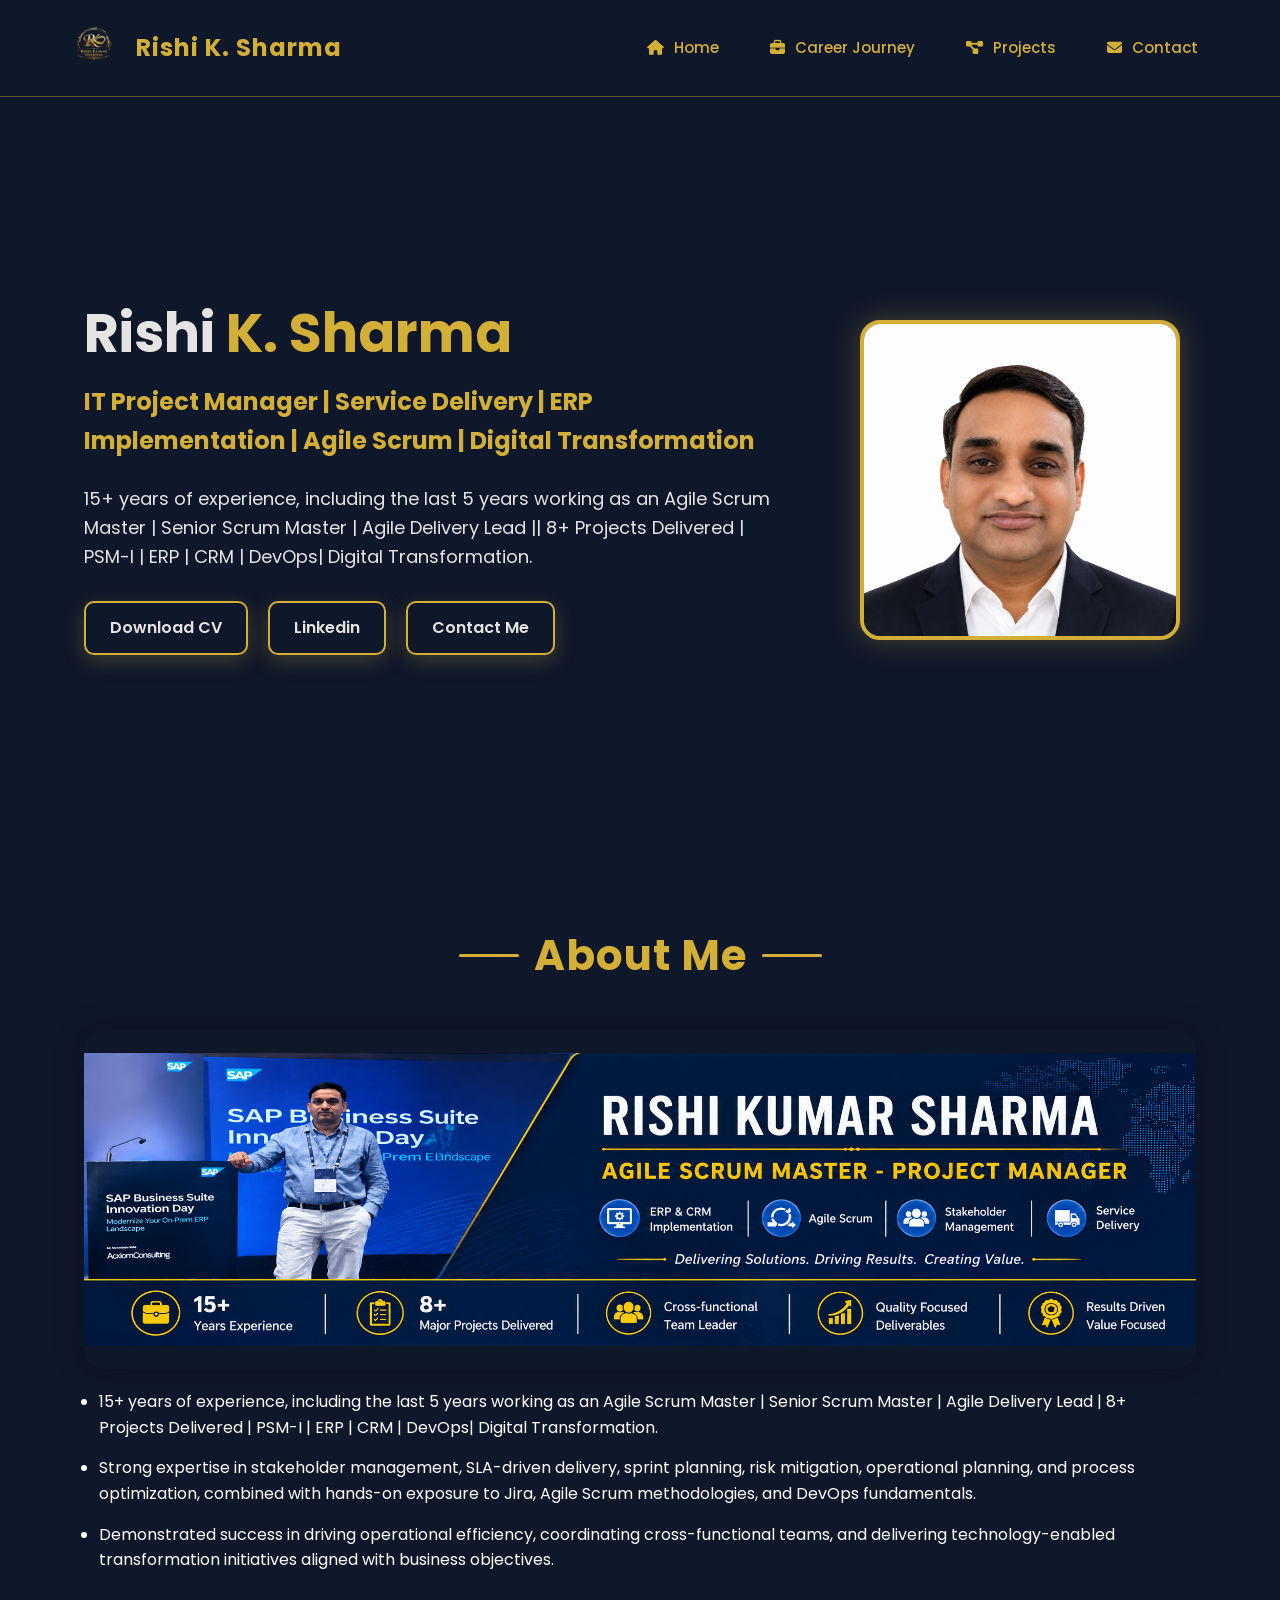
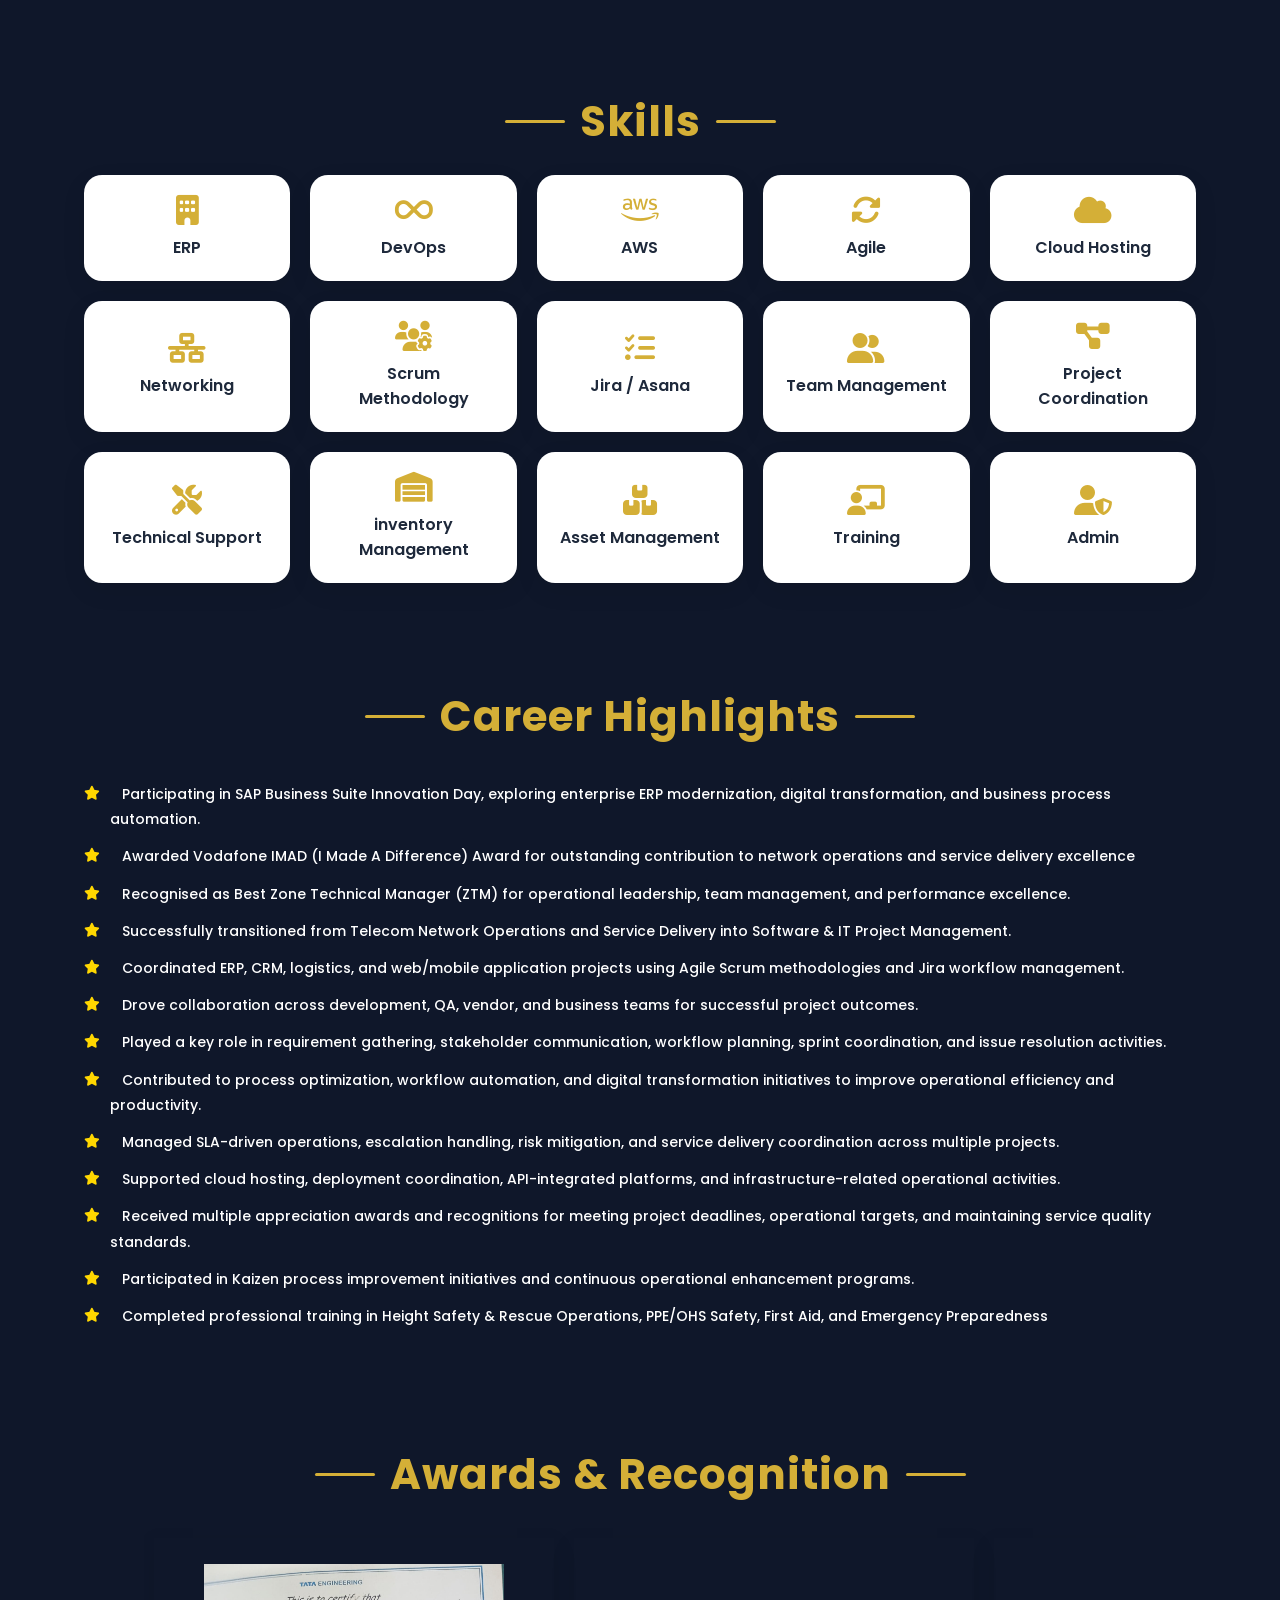
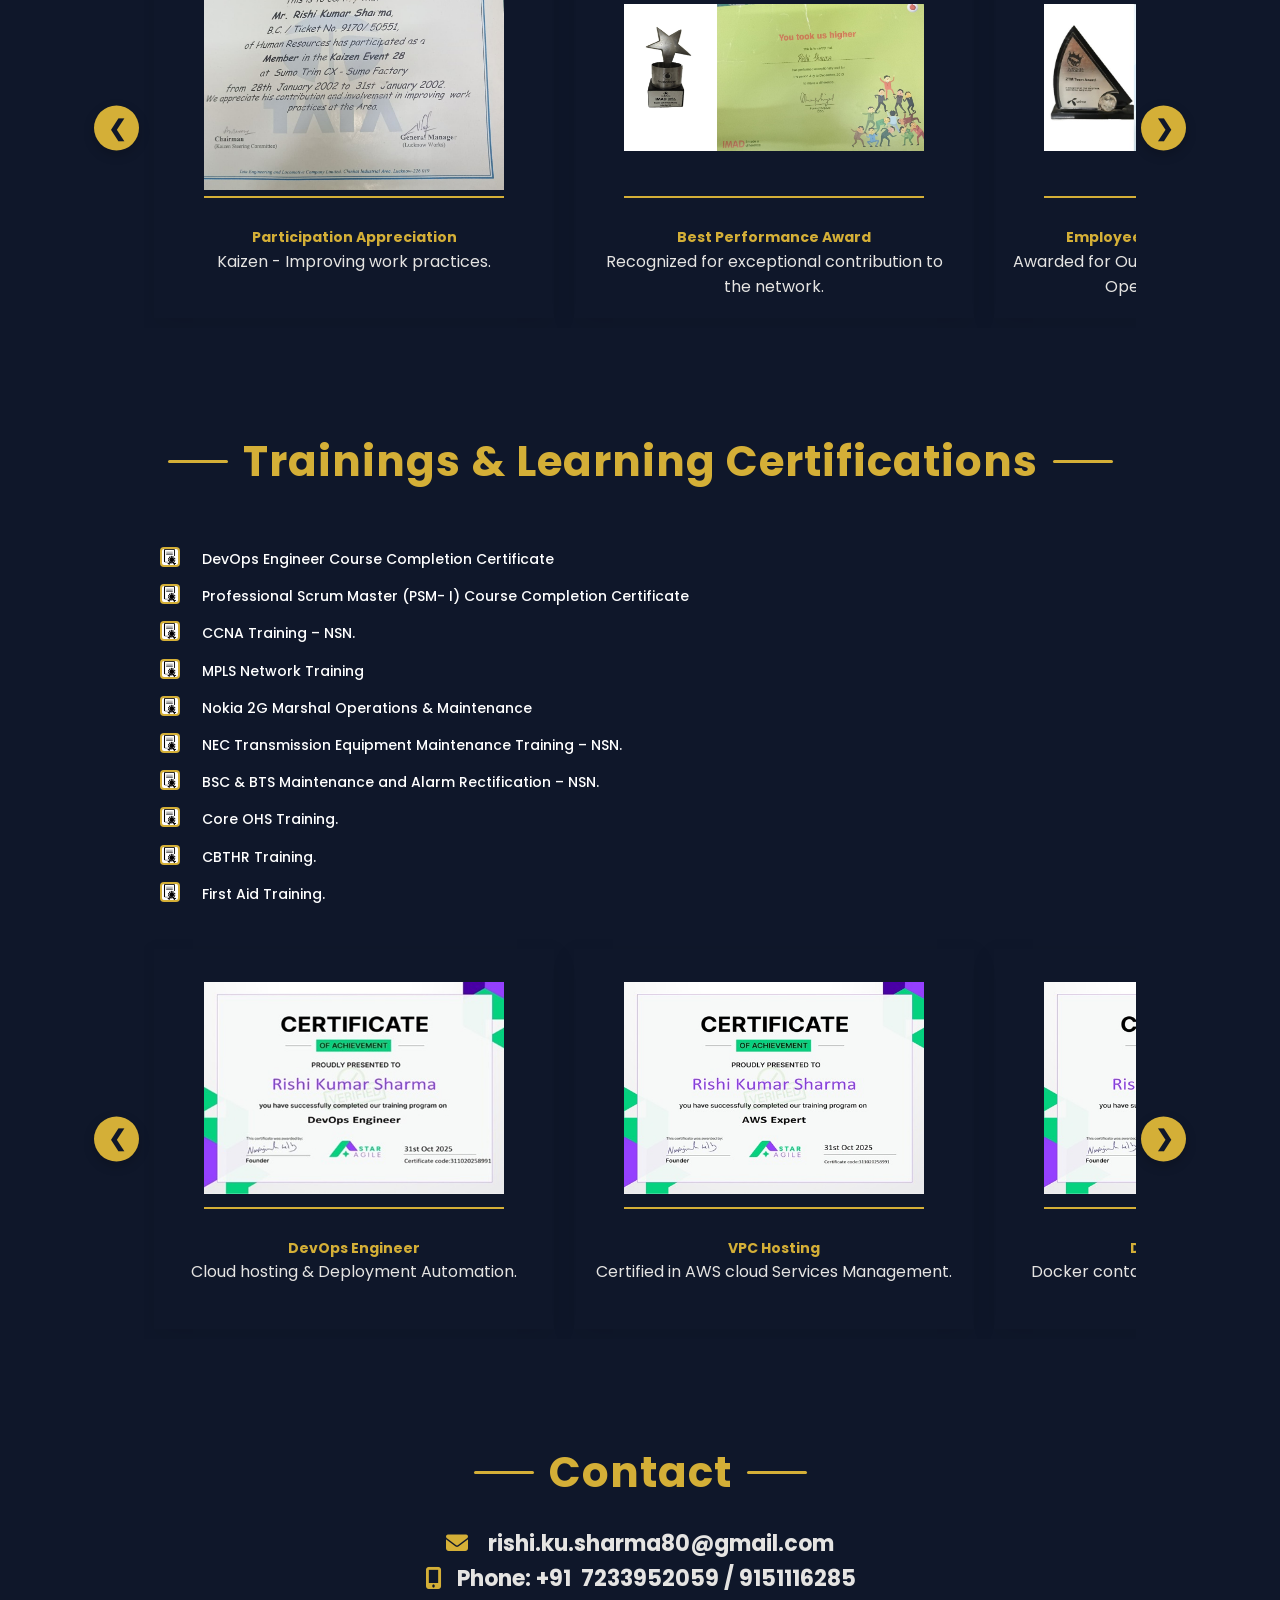
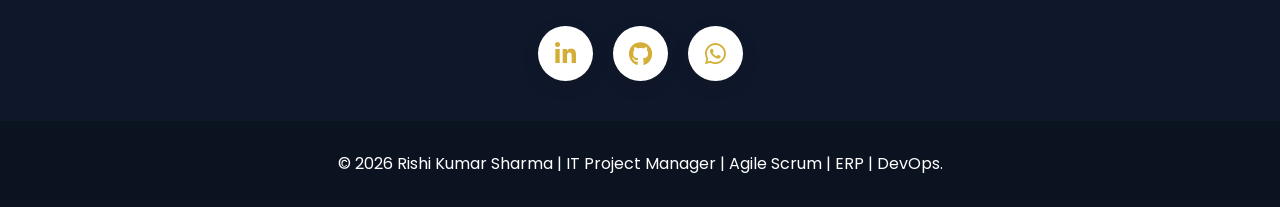
<file: index.html>
<!DOCTYPE html>
<html lang="en">

<head>


  <meta charset="UTF-8">
  <meta name="viewport" content="width=device-width, initial-scale=1.0">

  <title>IT Project Manager | Service Delivery | ERP Implementation | Agile Scrum | Digital Transformation</title>

   <!-- Website Logo (Favicon) -->
 <link rel="icon" type="image/png" sizes="32x32" href="images/RKS_Logo_2.png">
<link rel="shortcut icon" href="images/RKS_Logo.png">
<link rel="apple-touch-icon" href="images/RKS_Logo.png">

        <!-- Canonical URL -->
  <link rel="canonical"
        href="https://rishi-kumar-sharma.vercel.app/index.html">
    <link rel="canonical"
      href="https://rishi-kumar-sharma.vercel.app/career.html">
    <link rel="canonical"
      href="https://rishi-kumar-sharma.vercel.app/project.html">    
        


  <meta name="description"
content="Professional portfolio of Rishi Kumar Sharma, IT Project Manager, Service Delivery,  ERP Implementation,  Agile Scrum , Digital Transformation.">

<meta name="keywords"
content="Rishi Kumar Sharma, IT Project Manager, Agile Scrum, ERP, CRM, DevOps, AWS, Jira, Telecom, Portfolio">

<meta name="author"
content="Rishi Kumar Sharma">

<meta name="robots"
content="index,follow">

  <!-- CSS -->
  <link rel="stylesheet" href="style1.css">
 

  <!-- Google Font -->
  <link href="https://fonts.googleapis.com/css2?family=Poppins:wght@300;400;600;700&display=swap" rel="stylesheet">

  <!-- Font Awesome Icons -->
  <link rel="stylesheet"
    href="https://cdnjs.cloudflare.com/ajax/libs/font-awesome/6.5.1/css/all.min.css">


    <meta property="og:title"
content="Rishi Kumar Sharma | IT Project Manager">

<meta property="og:description"
content="Agile Scrum | ERP | CRM | DevOps | Digital Transformation">

<meta property="og:image"
content="images/myphoto.jpeg">

<meta property="og:type"
content="website">


</head>


<body>

  <header class="navbar">

  <div class="logo">
    <img src="images/RKS_Logo_2.png" alt="RKS Logo">
    <span>Rishi K. Sharma</span>
</div>

  <!-- <div class="logo">

    <a href="images/RKS_Logo.png">
</a>
    Rishi Kumar Sharma
  </div> -->

  <nav>
    <a href="index.html">
      <i class="fas fa-home"></i> Home
    </a>

    <a href="career.html">
      <i class="fas fa-briefcase"></i> Career Journey
    </a>

    <a href="projects.html">
      <i class="fas fa-diagram-project"></i> Projects
    </a>

    <a href="index.html#contact">
      <i class="fas fa-envelope"></i> Contact
    </a>
  </nav>

</header>


  <!-- HEADER -->

<header class="hero-header">

  <div class="container hero">

    <div class="hero-text">

      <h1>Rishi <span>K. Sharma</span></h1>

      <h2>IT Project Manager | Service Delivery | ERP Implementation | Agile Scrum | Digital Transformation</h2>
         
      <p>15+ years of experience, including the last 5 years working as an Agile Scrum Master | Senior Scrum Master |
Agile Delivery Lead || 8+ Projects Delivered | PSM-I | ERP | CRM | DevOps| Digital Transformation.</p>

      <div class="buttons">
        <a href="CV_Rishi_K_Sharma.pdf" download title="Download Rishi K. Sharma Resume"class="btn btn-outline"> 
         Download CV
        </a>
        
<!-- LINKEDIN -->

  <a href="https://www.linkedin.com/in/rishi-k-sharma-6b786911"
     class="btn btn-outline"
     target="_blank">

    Linkedin

  </a>
        <a href="#contact" class="btn btn-outline">
          Contact Me
        </a>
      </div>

    </div>

    


       <div class="hero-image">

  <div class="slider">

    <img src="images/profile_image.png" class="slide active" alt="Rishi K. Sharma IT Project Manager">
    <!-- <img src="images/myphoto1.jpeg" class="slide">
    <img src="images/myphoto2.jpg" class="slide">
    <img src="images/myphoto3.jpeg" class="slide">
    <img src="images/myphoto4.jpg" class="slide"> -->

  </div>

     </div>
  </div>

</header>

<!-- <section class="section">
      <div class="container">

        <p class="about-text"></p> 20+ Years Experience |
50+ Projects Delivered |
3 Major Telecom Operators |
PSM-I |
ERP | CRM | Digital Transformation</p>

      </div>

</section> -->

</section>

  <!-- ABOUT -->
  <section class="section">

    <div class="container">

      <h2 class="section-title">About Me</h2>
      
      <section class="profile-banner">
    <img src="images/banner image_6.png" alt="Rishi Kumar Sharma Banner">
</section>
      


     <ul>

      <!-- <li class="about-text"> 20+ Years Experience |
10+ Projects Delivered |
3 Major Telecom Operators |
PSM-I |
ERP | CRM | Digital Transformation</li> -->
      <li class="about-text">
        15+ years of experience, including the last 5 years working as an Agile Scrum Master | Senior Scrum Master |
Agile Delivery Lead | 8+ Projects Delivered | PSM-I | ERP | CRM | DevOps| Digital Transformation.
      </li>
     
      
         <li class="about-text">
          Strong expertise in stakeholder management, SLA-driven delivery, sprint planning, risk mitigation, operational
planning, and process optimization, combined with hands-on exposure to Jira, Agile Scrum methodologies, and
DevOps fundamentals.</li>
      

          <li class="about-text"> 
          Demonstrated success in driving operational efficiency, coordinating cross-functional teams, and delivering
technology-enabled transformation initiatives aligned with business objectives.</li>

      </ul>
    </div>
  </section>

  <!-- SKILLS -->
<section class="section dark-section">

    <div class="container">

      <h2 class="section-title">Skills</h2>

    <div class="skills">

      <div class="card">
        <i class="fas fa-building"></i>
        <span>ERP</span>
      </div>

      <div class="card">
        <!-- <i class="fab fa-docker"></i> -->
        <i class="fas fa-infinity"></i>
        <span>DevOps</span>
      </div>

      <div class="card">
        <i class="fa-brands fa-aws"></i>
        <span>AWS</span>
      </div>

      <div class="card">
        <i class="fas fa-sync-alt"></i>
        <span>Agile</span>
      </div>

      <div class="card">
        <i class="fas fa-cloud"></i>
        <span>Cloud Hosting</span>
      </div>

      <div class="card">
        <i class="fas fa-network-wired"></i>
        <span>Networking</span>
      </div>

      <div class="card">
        <i class="fas fa-users-cog"></i>
        <span>Scrum Methodology</span>
      </div>

      <div class="card">
        <i class="fas fa-tasks"></i>
        <span>Jira / Asana</span>
      </div>

      <div class="card">
        <i class="fas fa-user-friends"></i>
        <span>Team Management</span>
      </div>

      <div class="card">
        <i class="fas fa-project-diagram"></i>
        <span>Project Coordination</span>
      </div>

      <div class="card">
        <i class="fas fa-screwdriver-wrench"></i>
        <span>Technical Support</span>
      </div>

      <div class="card">
        <i class="fas fa-warehouse"></i>
        <span>inventory Management</span>
      </div>

      <div class="card">
        <i class="fas fa-boxes-stacked"></i>
        <span>Asset Management</span>
      </div>

      <div class="card">
        <i class="fas fa-chalkboard-teacher"></i>
        <span>Training</span>
      </div>

      <div class="card">
        <i class="fas fa-user-shield"></i>
        <span>Admin</span>
      </div>

    </div>

  </div>

</section>

  <!-- PROJECTS -->
  <!-- <section class="section">

    <div class="container">

      <h2 class="section-title">Projects</h2>

      <div class="projects">

               <div class="project-card">

    <div class="project-top">
        <i class="fas fa-building"></i>
        <h3>ERP Management System</h3>
    </div>

    <p class="project-summary">
        Led coordination and delivery support for an enterprise-wide ERP solution
        designed to streamline business operations, centralize organizational data,
        and improve collaboration across multiple departments.
    </p>

    <div class="project-tags">
        <span>HRMS</span>
        <span>Finance</span>
        <span>Billing</span>
        <span>SCM</span>
        <span>Operations</span>
        <span>Tender</span>
        <span>Agile</span>
    </div>

    <div class="project-details">

        <p>
            <strong>Role:</strong> Project Coordinator / Scrum Coordinator
        </p>

        <p>
            <strong>Responsibilities:</strong>
            Requirement gathering, stakeholder coordination,
            workflow documentation, process optimization,
            sprint coordination, and implementation support.
        </p>

        <p>
            <strong>Outcome:</strong>
            Reduced manual processes, improved reporting accuracy,
            and enhanced operational efficiency through centralized
            digital workflows.
        </p>

    </div>

</div>

<div class="project-card">

    <div class="project-top">
        <i class="fas fa-building"></i>
        <h3>ERP Management System</h3>
    </div>

    <p class="project-summary">
        Led coordination and delivery support for an enterprise-wide ERP solution
        designed to streamline business operations, centralize organizational data,
        and improve collaboration across multiple departments.
    </p>

    <div class="project-tags">
        <span>HRMS</span>
        <span>Finance</span>
        <span>Billing</span>
        <span>SCM</span>
        <span>Operations</span>
        <span>Tender</span>
        <span>Agile</span>
    </div>

    <div class="project-details">

        <p>
            <strong>Role:</strong> Project Coordinator / Scrum Coordinator
        </p>

        <p>
            <strong>Responsibilities:</strong>
            Requirement gathering, stakeholder coordination,
            workflow documentation, process optimization,
            sprint coordination, and implementation support.
        </p>

        <p>
            <strong>Outcome:</strong>
            Reduced manual processes, improved reporting accuracy,
            and enhanced operational efficiency through centralized
            digital workflows.
        </p>

    </div>

</div>
        

      </div>
      
    </div>

  </section> -->

     <!-- Career Highlights -->
    <section class="section">

    <div class="container">

      <h2 class="section-title">Career Highlights</h2>
<!-- 
      <div class="experience-item"> -->

      <ul>
        
        <li class="career-highlight"><i class="fas fa-star"></i>&nbsp;&nbsp;  Participating in SAP Business Suite Innovation Day, exploring enterprise ERP modernization, digital transformation, and business process automation.</li>
        <li class="career-highlight"><i class="fas fa-star"></i>&nbsp;&nbsp;  Awarded Vodafone IMAD (I Made A Difference) Award for outstanding 
        contribution to network operations and service delivery excellence</li>
        <li class="career-highlight"><i class="fas fa-star"></i>&nbsp;&nbsp;	Recognised as Best Zone Technical Manager (ZTM) for operational leadership, team management, and performance excellence.</li>

        <li class="career-highlight"><i class="fas fa-star"></i>&nbsp;&nbsp;   	Successfully transitioned from Telecom Network Operations and Service Delivery into Software & IT Project Management.</li>
        <li class="career-highlight"><i class="fas fa-star"></i>&nbsp;&nbsp;	 	Coordinated ERP, CRM, logistics, and web/mobile application projects using Agile Scrum methodologies and Jira workflow management.</li>

        <li class="career-highlight"><i class="fas fa-star"></i>&nbsp;&nbsp;   	Drove collaboration across development, QA, vendor, and business teams for successful project outcomes.</li>
        <li class="career-highlight"><i class="fas fa-star"></i>&nbsp;&nbsp;	 	Played a key role in requirement gathering, stakeholder communication, workflow planning, sprint coordination, and issue resolution activities.</li>

        <li class="career-highlight"><i class="fas fa-star"></i>&nbsp;&nbsp;   	Contributed to process optimization, workflow automation, and digital transformation initiatives to improve operational efficiency and productivity.</li>
        <li class="career-highlight"><i class="fas fa-star"></i>&nbsp;&nbsp;	 	Managed SLA-driven operations, escalation handling, risk mitigation, and service delivery coordination across multiple projects.</li>

        <li class="career-highlight"><i class="fas fa-star"></i>&nbsp;&nbsp;   	Supported cloud hosting, deployment coordination, API-integrated platforms, and infrastructure-related operational activities.</li>
        <li class="career-highlight"><i class="fas fa-star"></i>&nbsp;&nbsp;	 	Received multiple appreciation awards and recognitions for meeting project deadlines, operational targets, and maintaining service quality standards.</li>

        
        <li class="career-highlight"><i class="fas fa-star"></i>&nbsp;&nbsp;   	 	Participated in Kaizen process improvement initiatives and continuous operational enhancement programs.</li>
        <li class="career-highlight"><i class="fas fa-star"></i>&nbsp;&nbsp;	 	 	Completed professional training in Height Safety & Rescue Operations, PPE/OHS Safety, First Aid, and Emergency Preparedness</li>

     
      </ul>
     

</div>
</section>
  

<!-- AWARDS SECTION -->


<section class="section dark-section">

  <div class="container">

    <h2 class="section-title">
      Awards & Recognition
    </h2>
<div class="award-slider-container">

    <!-- LEFT -->
    <button class="award-btn prev-btn"
            onclick="moveAwardSlide('awardSlider',-1)">
        ❮
    </button>

    <!-- SLIDER -->
    <div class="award-slider" id="awardSlider">


  <!-- Kaizen -->
        <div class="achievement-card">

          <img loading="lazy" src="images/Kaizen Certificate.jpeg"
               alt="Kaizen Certificate"
               onclick="openPopup(
               'images/Kaizen Certificate.jpeg',
               'Participation Appreciation',
               'Kaizen - Improving work practices.'
               )">

          <div class="achievement-content">

            <h3>Participation Appreciation</h3>

            <p>
              Kaizen - Improving work practices.
            </p>

          </div>

        </div>


              <!-- I-Mad -->
        <div class="achievement-card">

          <img loading="lazy" src="images/imad.jpeg"
               alt="Vodafone I-Mad Award"
               onclick="openPopup(
               'images/imad.jpeg',
               'Best Performance Award',
               'Recognized for exceptional contribution to the network.'
               )">

          <div class="achievement-content">

            <h3>Best Performance Award</h3>

            <p>
              Recognized for exceptional contribution to the network.
            </p>

          </div>

        </div>

        <!-- Telenor ZTM -->
        <div class="achievement-card">

          <img loading="lazy" src="images/Uninor ZTM.jpeg"
               alt="Unonor Best ZTM Award"
               onclick="openPopup(
               'images/Uninor ZTM.jpeg',
               'Employee Excellence Recognition',
               'Awarded for outstanding project delivery and operational efficiency.'
               )">

          <div class="achievement-content">

            <h3>Employee Excellence Recognition</h3>

            <p>
              Awarded for Outstanding Project Delivery and Operational Efficiency.
            </p>

          </div>

        </div>


        <!-- Telenor 2-->
        <div class="achievement-card">

          <img loading="lazy" src="images/award_3.jpeg"
               alt="Telenor Appreciation"
               onclick="openPopup(
               'images/award_3.jpeg',
               'Appreciation Recognition',
               'Appreciation for become a Part of Telenor Family.'
               )">

          <div class="achievement-content">

            <h3>Appreciation Recognition</h3>

            <p>
              Appreciation for become a Part of Telenor Family.
            </p>

          </div>

              </div>

        <!-- Nokia Praise-->
        <div class="achievement-card">

          <img loading="lazy" src="images/Nokia Praise.jpeg"
               alt="Nokia Praise"
               onclick="openPopup(
               'images/Nokia Praise.jpeg',
               'Service Excellence Recognition',
               'Recognized and Praise for Quality Improvement and Operational Efficiency .'
               )">

          <div class="achievement-content">

            <h3>Service Excellence Recognition</h3>

            <p>
              Recognized and Praise for Quality Improvement and Operational Efficiency.
            </p>

          </div>

              </div>

              <!-- Nokia Praise-->
        <div class="achievement-card">

          <img loading="lazy" src="images/Nokia Award.jpeg"
               alt="Nokia Service Excellence Award"
               onclick="openPopup(
               'images/Nokia Award.jpeg',
               'Service Excellence Recognition',
               'Recognized for Exceptional Contribution to the Network.'
               )">

          <div class="achievement-content">

            <h3>Service Excellence Recognition</h3>

            <p>
              Recognized for Exceptional Contribution to the Network.
            </p>

          </div>

        </div>

      <!-- Strive Mindz 1-->
        <div class="achievement-card">

          <img loading="lazy" src="images/SM Award_3.jpeg"
               alt="Strivemindz Leadership Recognition"
               onclick="openPopup(
               'images/SM Award_3.jpeg',
               'Leadership Recognition',
               'Recognized for Agile leadership and successful project execution.'
               )">

          <div class="achievement-content">

            <h3>Leadership Recognition</h3>

            <p>
              Recognized for Agile leadership and successful project execution.
            </p>

          </div>

        </div>


        <!-- Strive Mindz 1-->
        <div class="achievement-card">

          <img loading="lazy" src="images/SM Award_1.jpeg"
               alt="Strivemindz Leadership Recognition"
               onclick="openPopup(
               'images/SM Award_1.jpeg',
               'Leadership Recognition',
               'Recognized for Agile leadership and successful project execution.'
               )">

          <div class="achievement-content">

            <h3>Leadership Recognition</h3>

            <p>
              Recognized for Agile leadership and successful project execution.
            </p>

          </div>

        </div>

      </div>

      <!-- RIGHT -->
    <button class="award-btn next-btn"
            onclick="moveAwardSlide('awardSlider',1)">
        ❯
    </button>

      </div>

    </div>

  </div>

</section>



<!-- CERTIFICATES SECTION -->

<section class="section">

  <div class="container">

    <h2 class="section-title">
      Trainings & Learning Certifications
    </h2>

    <div class="container">

      <!-- <h2 class="section-title">Career Highlights</h2> -->
<!-- 
      <div class="experience-item"> -->

      <ul>
        
        <li class="career-highlight"><img src="images/certificate_icon.png" alt="DevOps Certificate" class="certificate-logo">&nbsp;&nbsp;  DevOps Engineer Course Completion Certificate</li>
        <li class="career-highlight"><img src="images/certificate_icon.png" alt="Scrum master" class="certificate-logo">&nbsp;&nbsp;  Professional Scrum Master (PSM- I) Course Completion Certificate</li>
        <li class="career-highlight"><img src="images/certificate_icon.png" alt="CCNA Training" class="certificate-logo">&nbsp;&nbsp;	CCNA Training – NSN.</li>
        <li class="career-highlight"><img src="images/certificate_icon.png" alt="MPLS Training" class="certificate-logo">&nbsp;&nbsp;  MPLS Network Training</li>
        <li class="career-highlight"><img src="images/certificate_icon.png" alt="Nokia 2G expertise" class="certificate-logo">&nbsp;&nbsp;	Nokia 2G Marshal Operations & Maintenance</li>
        <li class="career-highlight"><img src="images/certificate_icon.png" alt="NEC Transmission Training" class="certificate-logo">&nbsp;&nbsp;  NEC Transmission Equipment Maintenance Training – NSN.</li>
        <li class="career-highlight"><img src="images/certificate_icon.png" alt="Nokia 2G BSC & BTS Training" class="certificate-logo">&nbsp;&nbsp;	BSC & BTS Maintenance and Alarm Rectification – NSN.</li>
        <li class="career-highlight"><img src="images/certificate_icon.png" alt="OHS Trainging" class="certificate-logo">&nbsp;&nbsp;  Core OHS Training.</li>
        <li class="career-highlight"><img src="images/certificate_icon.png" alt="CCBTHR Training" class="certificate-logo">&nbsp;&nbsp;	CBTHR Training.</li>
        <li class="career-highlight"><img src="images/certificate_icon.png" alt="First Aid Training" class="certificate-logo">&nbsp;&nbsp;  First Aid Training.</li>
            
      </ul>
     

</div>

    <div class="award-slider-container">

      <!-- LEFT BUTTON -->
      <button class="award-btn prev-btn"
              onclick="moveAwardSlide('certificateSlider',-1)">
        ❮
      </button>

      <!-- SLIDER -->
      <div class="award-slider" id="certificateSlider">

        <!-- DevOps -->
        <div class="achievement-card">

          <img loading="lazy" src="images/Certificate.jpeg"
                alt="DevOps Certificate"
               onclick="openPopup(
               'images/Certificate.jpeg',
               'DevOps Engineer Course Completion Certification',
               'Certified in Linux server management, Cloud hosting, and Deployment Automation.'
               )">

          <div class="achievement-content">

            <h3>DevOps Engineer</h3>

            <p>
              Cloud hosting & Deployment Automation.
            </p>

          </div>

        </div>

        <!-- AWS -->
        <div class="achievement-card">

          <img loading="lazy" src="images/Certificate1.jpeg"
               alt="AWS Certificate"   
               onclick="openPopup(
               'images/Certificate1.jpeg',
               'Cloud Hosting Certification',
               'AWS Server & Cloud Deployment using IAM, EC2, SG, EBS Volume S3, VPC, Elastic Load Balance, RDS, Route53.'
               )">

          <div class="achievement-content">

            <h3>VPC Hosting</h3>

            <p>
              Certified in AWS cloud Services Management.
            </p>

          </div>

        </div>

        <!-- Docker -->
        <div class="achievement-card">

          <img loading="lazy" src="images/Certificate2.jpeg"
              alt="Docker Essential"
               onclick="openPopup(
               'images/Certificate2.jpeg',
               'Docker Essential Certification',
               'Certified in Docker containerization and deployment.'
               )">

          <div class="achievement-content">

            <h3>Docker Essential</h3>

            <p>
              Docker container management Learning.
            </p>

          </div>

        </div>

        <!-- K8B -->
        <div class="achievement-card">

          <img loading="lazy" src="images/Certificate3.jpeg"
                alt="K8B Certificate"
               onclick="openPopup(
               'images/Certificate3.jpeg',
               'Kubernetes Certification',
               'Certified in scalable web application deployment using Kubernetes.'
               )">

          <div class="achievement-content">

            <h3>Kubernetes</h3>

            <p>
              Scalable app deployment learning.
            </p>

          </div>

        </div>

        <!-- PSM-1 -->
        <div class="achievement-card">

          <img loading="lazy" src="images/Certificate4.jpeg"
                alt="Scrum Master Certificate"
               onclick="openPopup(
               'images/Certificate4.jpeg',
               'Professional Scrum Master™ (PSM-I)',
               'Professional Scrum Master™ (PSM-I) course completion certification.'
               )">

          <div class="achievement-content">

            <h3>Professional Scrum Master<sup>TM</sup> (PSM-I)</h3>

            <p>
              Agile & Scrum methodologies Learning.
            </p>

          </div>

        </div>

        <!-- MPLS -->
        <div class="achievement-card">

          <img loading="lazy" src="images/MPLS Training Certificate_1.jpeg"
                  alt="MPLS Certificate"
               onclick="openPopup(
               'images/MPLS Training Certificate_1.jpeg',
               'MPLS Training Certification',
               'Certified in MPLS Technology fundamentals.'
               )">

          <div class="achievement-content">

            <h3>MPLS Training Certification</h3>

            <p>
              MPLS Technology fundamentals.
            </p>

          </div>

        </div>

        <!-- 2G Marshal -->
        <div class="achievement-card">

          <img  loading="lazy" src="images/2G Marshal Certificate.jpeg"
                    alt="Nokia 2G Marshal Certificate"
               onclick="openPopup(
               'images/2G Marshal Certificate.jpeg',
               '2G-Marshal Certification',
               'Certified in Radio Access advance level technical expertise.'
               )">

          <div class="achievement-content">

            <h3>2G-Marshal Certification</h3>

            <p>
              Certified in Radio Access advance level technical expertise.
            </p>

          </div>

        </div>

        <!-- First Aid Training -->
        <div class="achievement-card">

          <img  loading="lazy" src="images/First Aid_2.jpeg"
                  alt="First Aid Certificate"
               onclick="openPopup(
               'images/First Aid_2.jpeg',
               'First Aid Training Certification',
               'Certified in First Aid Emergency & Preparedness Training.'
               )">

          <div class="achievement-content">

            <h3>First Aid Training Certification</h3>

            <p>
              Certified in First Aid Emergency & Preparedness Training.
            </p>

          </div>

        </div>

        <!-- CBTHR -->
        <div class="achievement-card">

          <img  loading="lazy" src="images/CBTHR Traing Certificate.jpeg"
                alt="CBTHR Certificate"
               onclick="openPopup(
               'images/CBTHR Traing Certificate.jpeg',
               'CBTHR Training Certification',
               'Certified in Contractor Basic Training for Height & Rescue.'
               )">

          <div class="achievement-content">

            <h3>CBTHR Training Certification</h3>

            <p>
              Certified in Contractor Basic Training for Height & Rescue.
            </p>

          </div>

        </div>

        <!--OHS -->
        <div class="achievement-card">

          <img loading="lazy" src="images/OHS Training Certificate.jpeg"
                alt="OHS Certificate"
               onclick="openPopup(
               'images/OHS Training Certificate.jpeg',
               'OHS Training Certificate',
               'Certified in Core Occupational Health & Safty(OHS) Training Certification.'
               )">

          <div class="achievement-content">

            <h3>OHS Training Certification</h3>

            <p>
              Certified in OHS Training Certification.
            </p>

          </div>

        </div>

      </div>

      <!-- RIGHT BUTTON -->
      <button class="award-btn next-btn"
              onclick="moveAwardSlide('certificateSlider',1)">
        ❯
      </button>

    </div>

  </div>

</section>

  <!-- CONTACT -->
  <section class="section dark-section" id="contact">

    <div class="container">

      <h2 class="section-title">Contact</h2>

      <div class="contact-box">
          
        <p> <i class="fas fa-envelope" style="color:#D4AF37";></i> &nbsp;&nbsp; rishi.ku.sharma80@gmail.com </p>
        <p> <i class="fas fa-mobile-screen-button" style="color:#D4AF37";></i> &nbsp;&nbsp;Phone: +91&nbsp;&nbsp;7233952059&nbsp;/&nbsp;9151116285</p>

        <!-- SOCIAL ICONS -->
        <div class="socials">

          <a href="https://www.linkedin.com/in/rishi-k-sharma-6b786911" target="_blank">
            <i class="fab fa-linkedin-in"></i>
          </a>

          <a href="https://github.com/rishi914-max" target="_blank">
            <i class="fab fa-github"></i>
          </a>

          <!-- <a href="https://instagram.com/energetic.rishi28" target="_blank">
            <i class="fab fa-instagram"></i>
          </a> -->

          <!-- <a href="https://facebook.com/energetic.rishi28" target="_blank">
            <i class="fab fa-facebook-f"></i>
          </a> -->

          <!-- <a href="https://twitter.com/@Rishi_KSharma" target="_blank">
            <i class="fab fa-x-twitter"></i>
          </a>

          <a href="https://youtube.com/@RishiSharma_28" target="_blank">
            <i class="fab fa-youtube"></i>
          </a>

          <a href="https://t.me/rishi_k_sharma" target="_blank">
            <i class="fab fa-telegram"></i>
          </a> -->

          <a href="https://wa.me/917233952059" target="_blank">
            <i class="fab fa-whatsapp"></i>
          </a>

        </div>

      </div>

    </div>

  </section>

<script>

const roles = [
  "Agile Scrum Coordinator",
  "Project Manager -IT",
  "DevOps Engineer."
];


let roleIndex = 0;
let charIndex = 0;
let currentRole = "";
let isDeleting = false;

const typingElement = document.querySelector(".typing");

function typeEffect() {

  currentRole = roles[roleIndex];

  if (!isDeleting) {
    typingElement.textContent =
      currentRole.substring(0, charIndex + 1);

    charIndex++;

    if (charIndex === currentRole.length) {
      isDeleting = true;
      setTimeout(typeEffect, 1500);
      return;
    }

  } else {

    typingElement.textContent =
      currentRole.substring(0, charIndex - 1);

    charIndex--;

    if (charIndex === 0) {
      isDeleting = false;
      roleIndex++;

      if (roleIndex === roles.length) {
        roleIndex = 0;
      }
    }
  }

  setTimeout(typeEffect, isDeleting ? 60 : 120);
}

typeEffect();


</script>

  <!-- FOOTER -->
  <footer>
    <p>© 2026 Rishi Kumar Sharma |
IT Project Manager |
Agile Scrum |
ERP |
DevOps.</p>
  </footer>
<script>

const slides = document.querySelectorAll(".slide");

let currentSlide = 0;

function showSlide(){

  slides.forEach(slide => {
    slide.classList.remove("active");
  });

  currentSlide++;

  if(currentSlide >= slides.length){
    currentSlide = 0;
  }

  slides[currentSlide].classList.add("active");
}

setInterval(showSlide, 3000);

</script>
<!-- POPUP -->

<div class="award-popup" id="popup">

  <div class="award-popup-content">

    <span class="close-popup"
          onclick="closePopup()">
      &times;
    </span>

    <img id="popupImg">

    <h3 id="popupTitle"></h3>

    <p id="popupDesc"></p>

  </div>

</div>

<script>

/* ========================= */
/* SLIDER */
/* ========================= */

function moveAwardSlide(sliderId, direction){

  const slider = document.getElementById(sliderId);

  slider.scrollLeft += direction * 320;

}

/* ========================= */
/* POPUP */
/* ========================= */

function openPopup(img,title,desc){

  document.getElementById("popup").style.display = "flex";

  document.getElementById("popupImg").src = img;

  document.getElementById("popupTitle").innerText = title;

  document.getElementById("popupDesc").innerText = desc;

}

function closePopup(){

  document.getElementById("popup").style.display = "none";

}

/* CLOSE POPUP OUTSIDE CLICK */

window.onclick = function(event){

  const popup = document.getElementById("popup");

  if(event.target == popup){

    popup.style.display = "none";

  }

}

</script>

<script type="application/ld+json">
{
"@context":"https://schema.org",
"@type":"Person",
"name":"Rishi Kumar Sharma",
"jobTitle":"IT Project Manager",
"email":"mailto:rishi.ku.sharma80@gmail.com ",
"telephone":"+917233952059",
"sameAs":[
"https://www.linkedin.com/in/rishi-k-sharma-6b786911",
"https://github.com/rishi914-max"
]
}
</script>

</body>

</html>
</file>
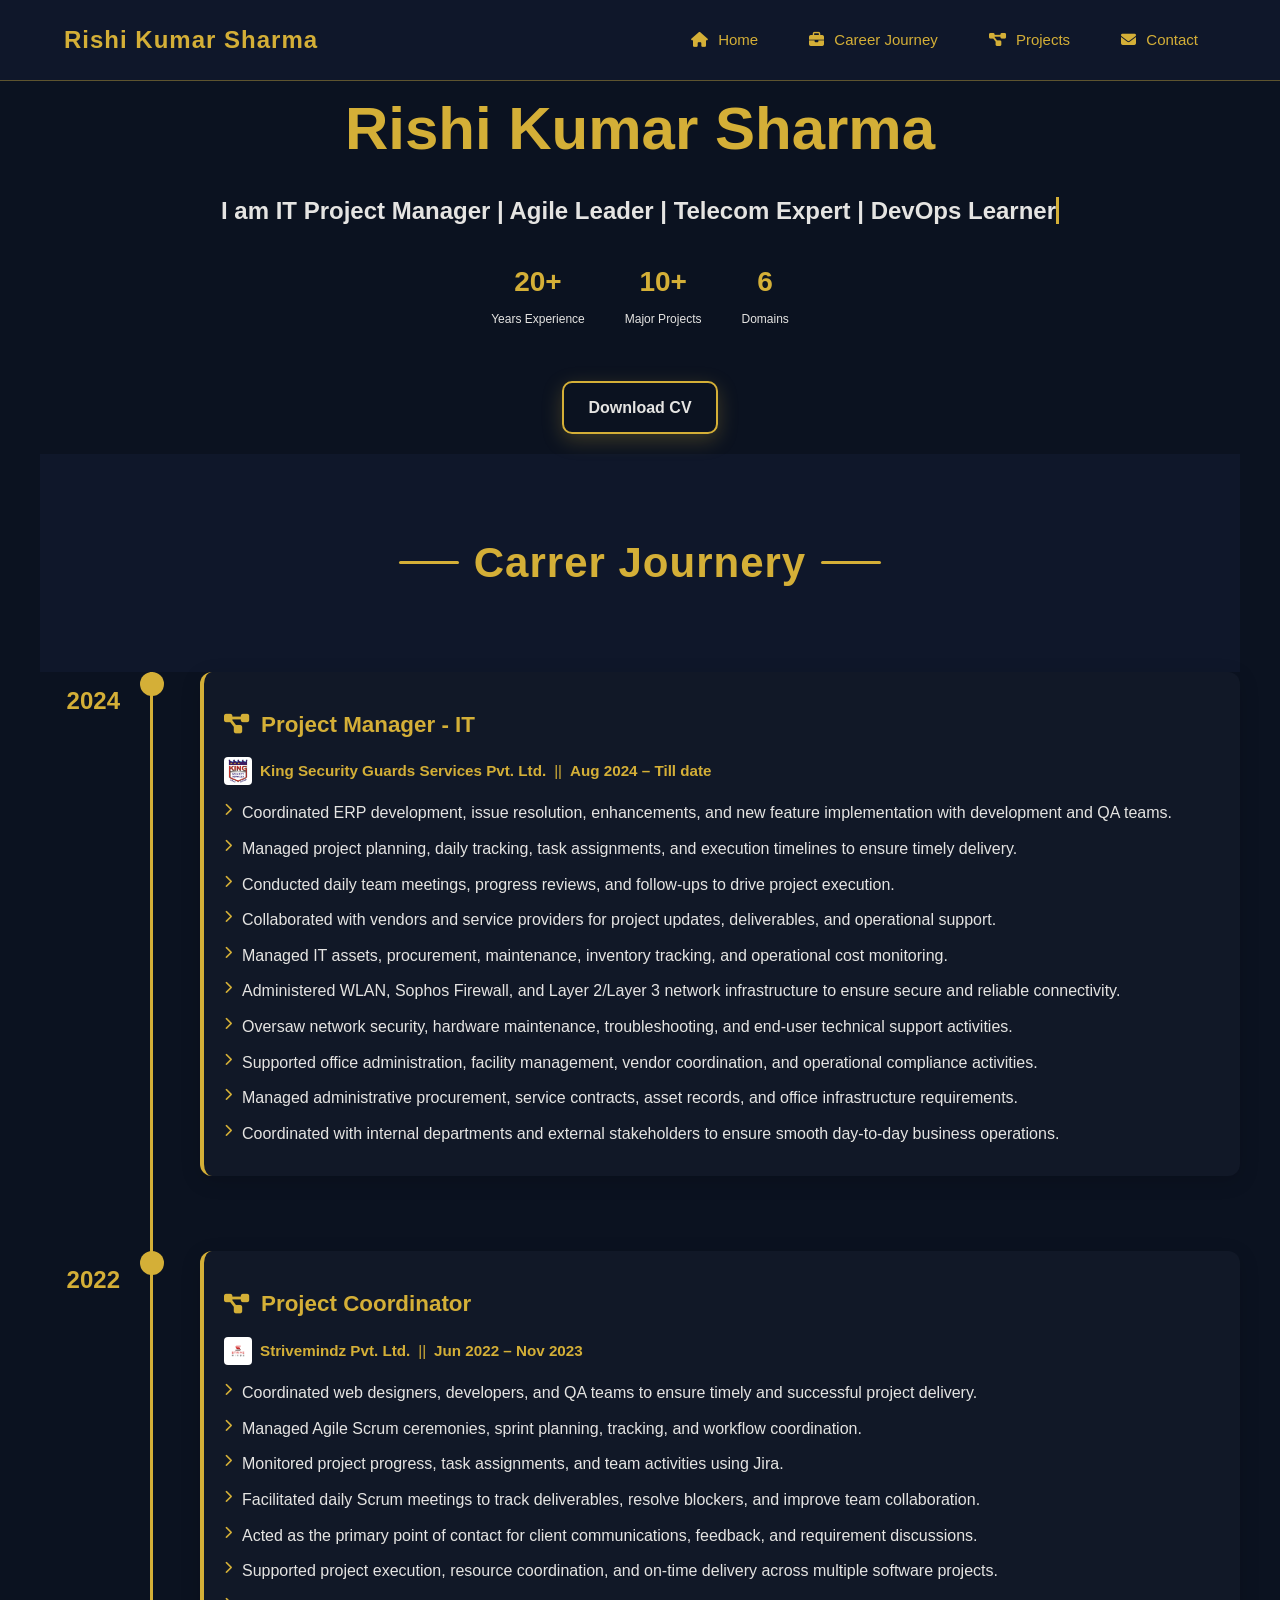
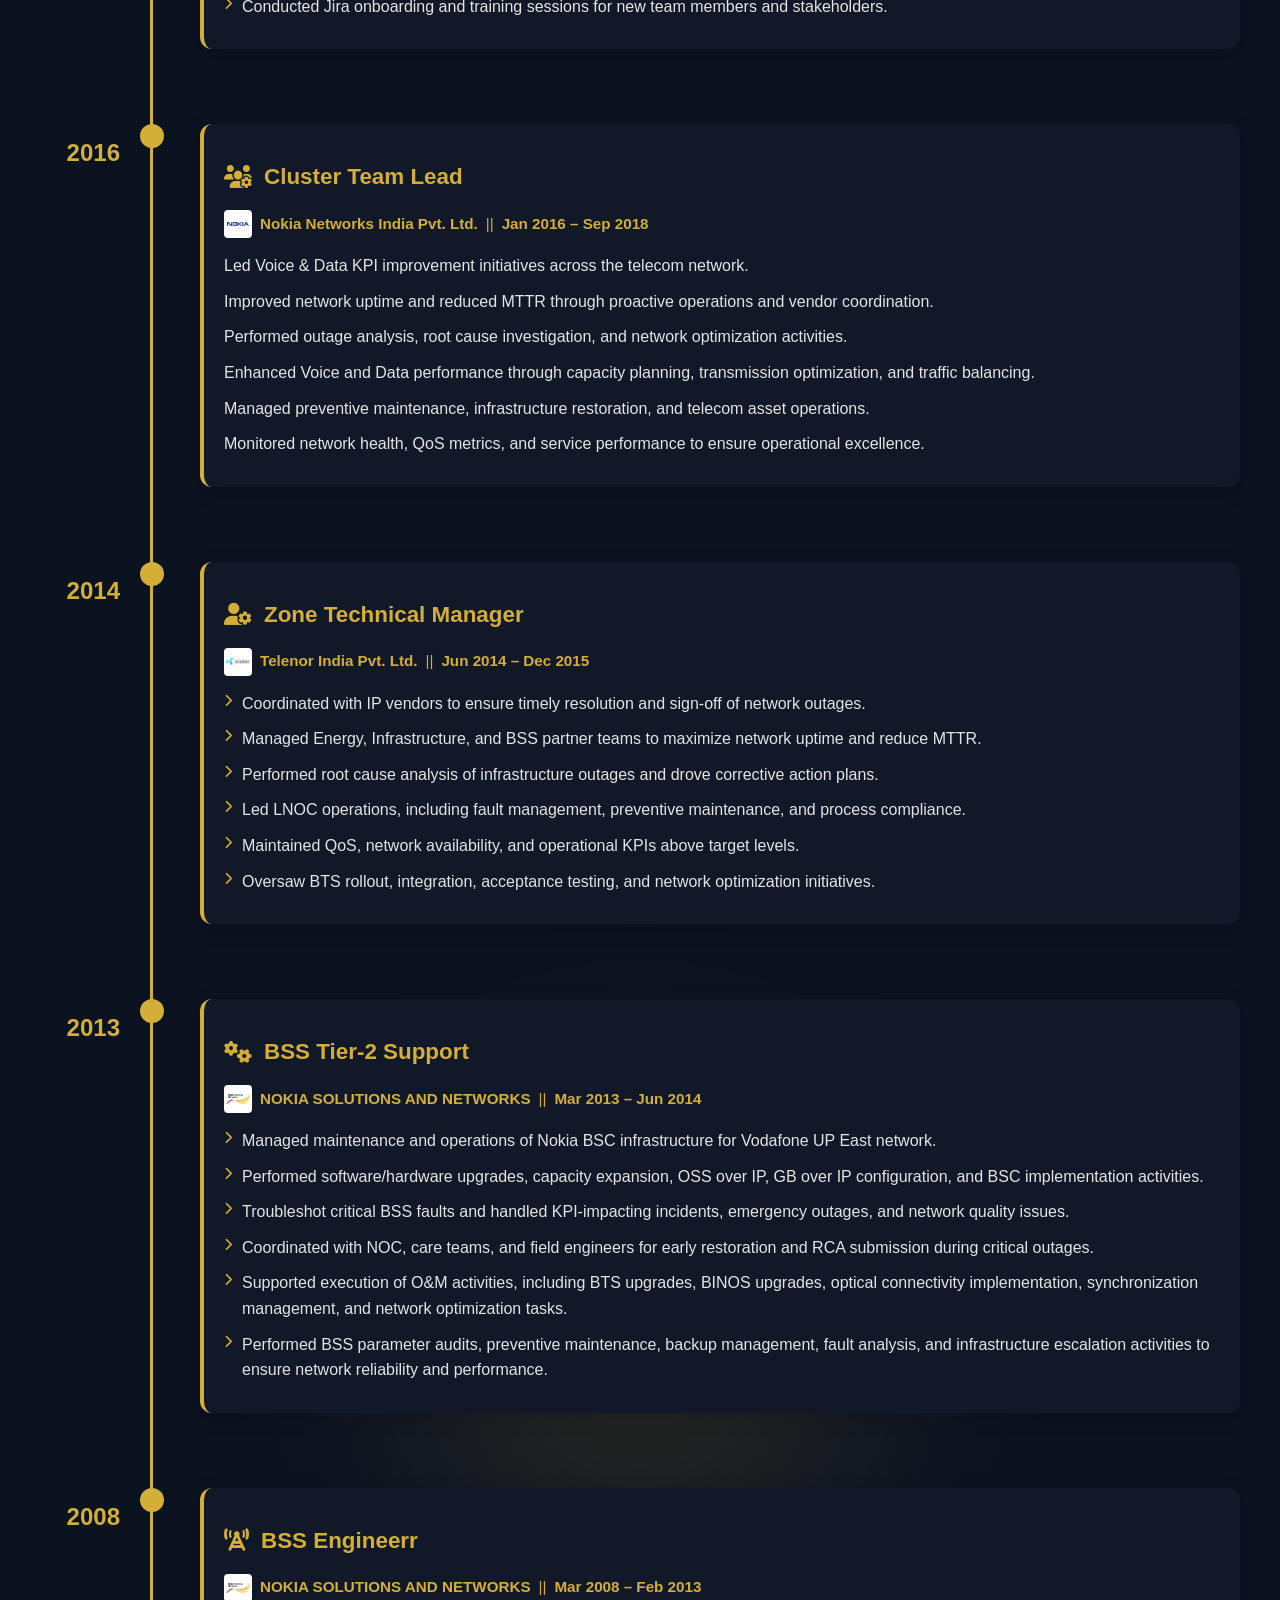
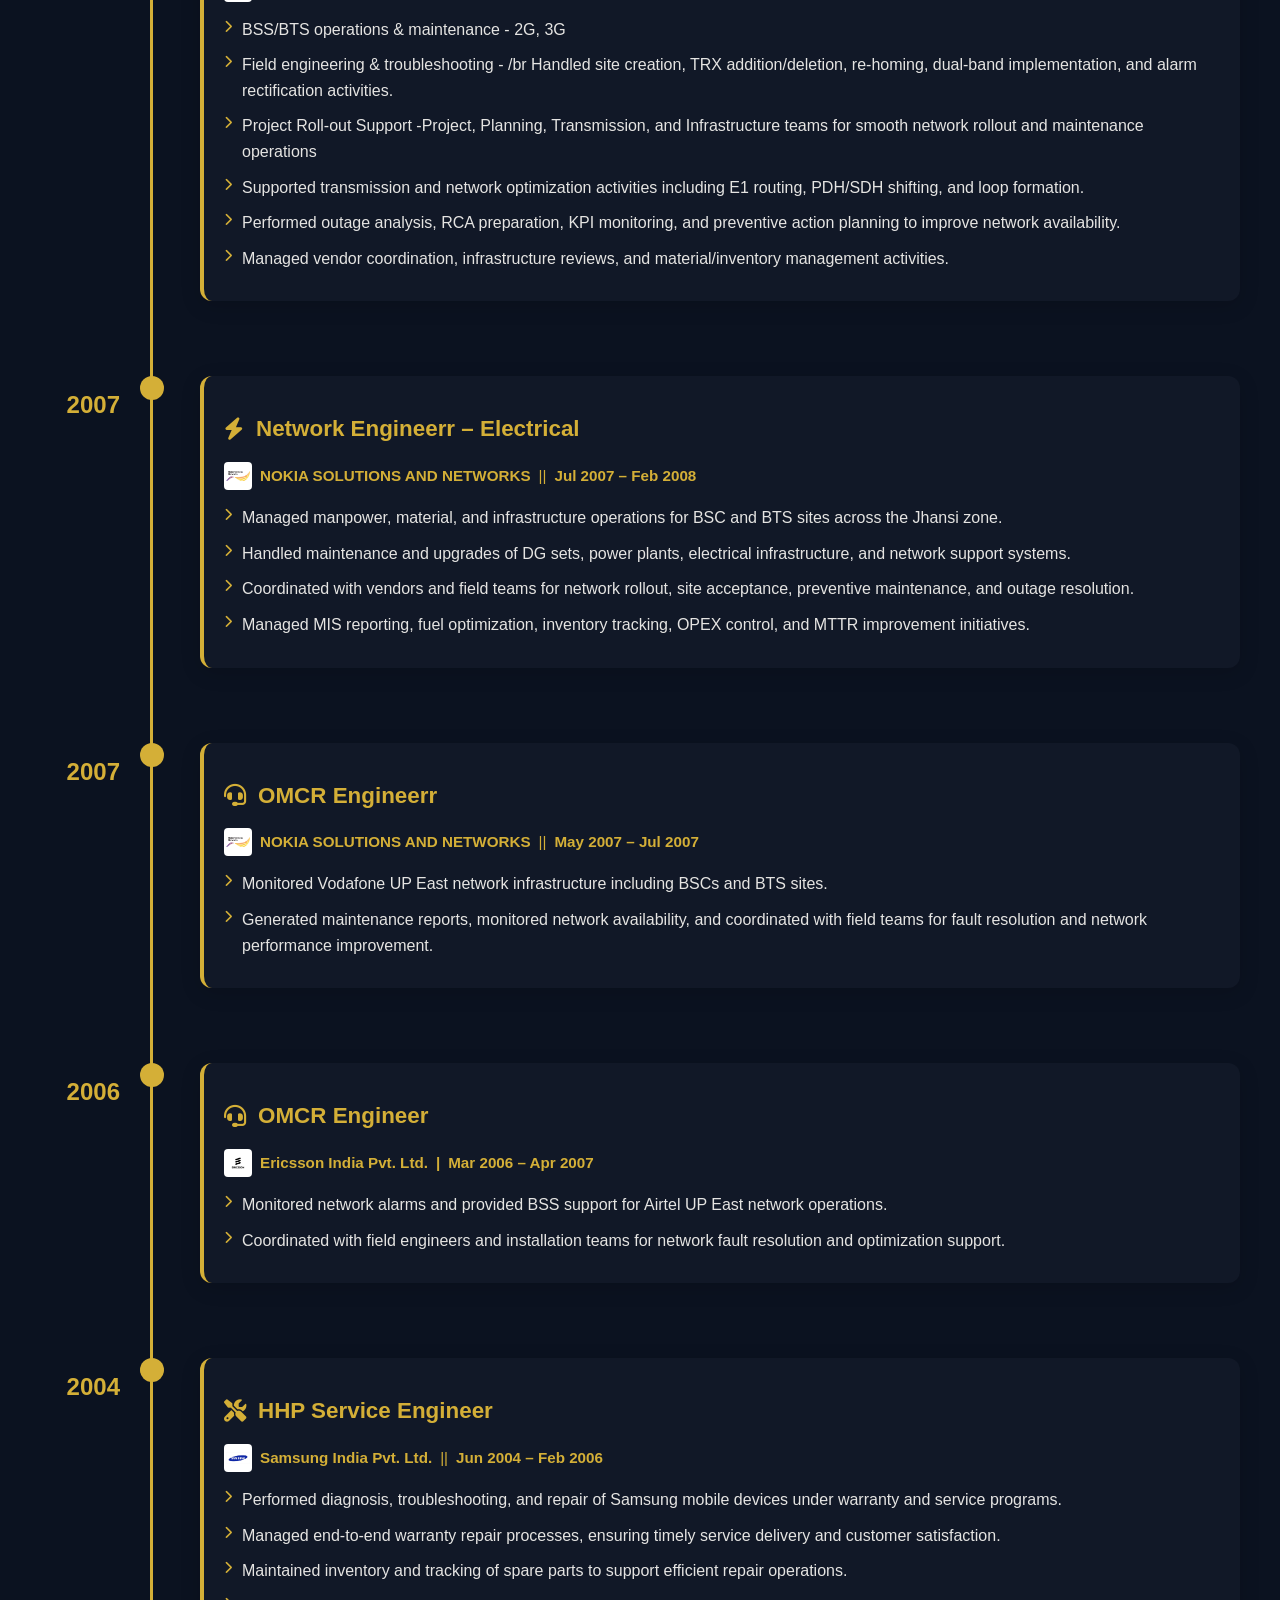
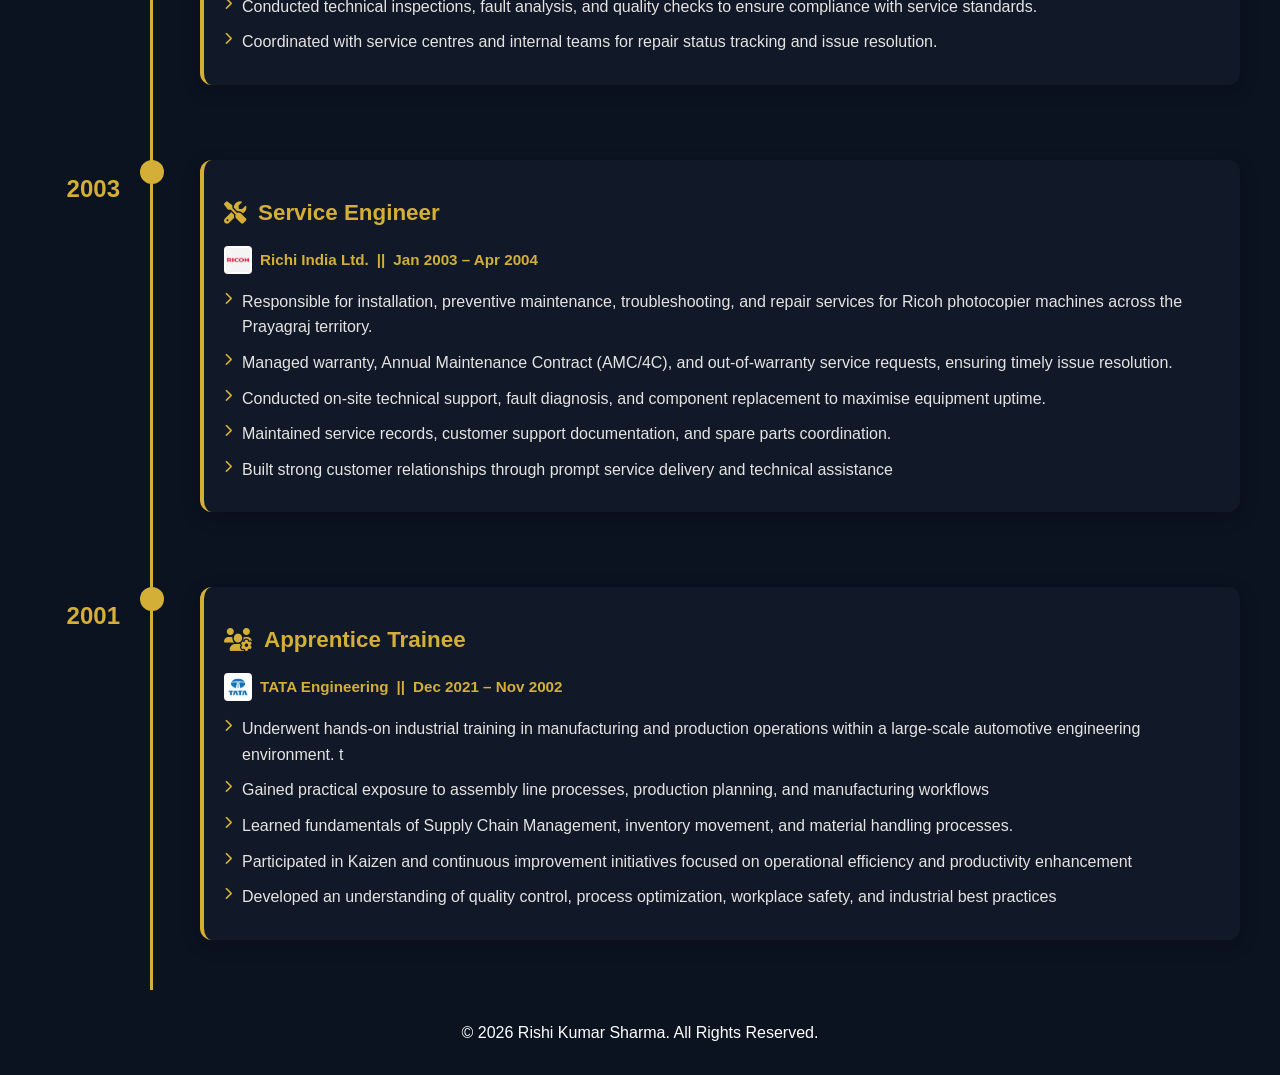
<file: Career.html>
<!DOCTYPE html>
<html>
<head>
  <link rel="stylesheet" href="style1.css">
  <link rel="stylesheet"
        href="https://cdnjs.cloudflare.com/ajax/libs/font-awesome/6.5.1/css/all.min.css">
</head>
<body>

 <header class="navbar">

  <div class="logo">
    <!-- <a href="#">
  ♉ -->
</a>
    Rishi Kumar Sharma
  </div>

  <nav>
    <a href="index.html">
      <i class="fas fa-home"></i> Home
    </a>

    <a href="Career.html">
      <i class="fas fa-briefcase"></i> Career Journey
    </a>

    <a href="projects.html">
      <i class="fas fa-diagram-project"></i> Projects
    </a>

    <a href="index.html#contact">
      <i class="fas fa-envelope"></i> Contact
    </a>
  </nav>

</header>
<section class="hero-ultra">

  <div class="hero-glow"></div>

  <div class="hero-content">

    <h1 style="text-align:center; color:#D4AF37;"> Rishi Kumar Sharma</h1>

    <h2 style="text-align:center; color:#E5E4E2;"> I am IT Project Manager | Agile Leader | Telecom Expert | DevOps Learner <span class="typing"></span> 
    </h2>

    <!-- <p>
      IT Project Manager | Agile Leader | Telecom Expert | DevOps Learner
    </p> -->

    <div class="hero-stats">
      <div><h3>20+</h3><span>Years Experience</span></div>
      <div><h3>10+</h3><span>Major Projects</span></div>
      <div><h3>6</h3><span>Domains</span></div>
    </div>

    <div class="hero-buttons">
      <a href="rishi_kumar_sharma.pdf" class="btn btn-outline">Download CV</a>
      <!-- <a href="#contact" class="btn-outline">Contact</a> -->
    </div>


<!-- <div class="hero-content">

    <h2 style="text-align:center; color:#D4AF37; font-size: 36px;"> Carrer Journery</h2>

</div> -->

<section class="section">

    <div class="container">

      <h2 class="section-title">Carrer Journery</h2>

    </div>

  </section>

<!-- <div class="skill-radar-box">
  <h2>Skill Radar Overview</h2>
  <canvas id="skillRadar"></canvas>
</div> -->

    <!-- <div class="timeline"> -->

  <section id="experience">

    <div class="career-timeline">    
  <div class="experience-container">


     <!-- King -->

<div class="timeline-item">

    <div class="timeline-year">2024</div>

    <div class="timeline-marker"></div>


      <div class="experience-item">
        <h2 class="job-title"><i class="fas fa-diagram-project"></i> <strong>Project Manager - IT</strong></h2>
          <span class="company-details"><img src="images/king_logo.png" alt="King Logo" class="company-logo"><strong>King Security Guards Services Pvt. Ltd.</strong>  ||  <strong>Aug 2024 – Till date</strong></span>
          <ul class="job-responsibilities">
    <li><i class="fas fa-chevron-right"></i> Coordinated ERP development, issue resolution, enhancements, and new feature implementation with development and QA teams.</li>

    <li><i class="fas fa-chevron-right"></i> Managed project planning, daily tracking, task assignments, and execution timelines to ensure timely delivery.</li>

    <li><i class="fas fa-chevron-right"></i> Conducted daily team meetings, progress reviews, and follow-ups to drive project execution.</li>

    <li><i class="fas fa-chevron-right"></i> Collaborated with vendors and service providers for project updates, deliverables, and operational support.</li>

    <li><i class="fas fa-chevron-right"></i> Managed IT assets, procurement, maintenance, inventory tracking, and operational cost monitoring.</li>

    <li><i class="fas fa-chevron-right"></i> Administered WLAN, Sophos Firewall, and Layer 2/Layer 3 network infrastructure to ensure secure and reliable connectivity.</li>

    <li><i class="fas fa-chevron-right"></i> Oversaw network security, hardware maintenance, troubleshooting, and end-user technical support activities.</li>

    <li><i class="fas fa-chevron-right"></i> Supported office administration, facility management, vendor coordination, and operational compliance activities.</li>

    <li><i class="fas fa-chevron-right"></i> Managed administrative procurement, service contracts, asset records, and office infrastructure requirements.</li>

    <li><i class="fas fa-chevron-right"></i> Coordinated with internal departments and external stakeholders to ensure smooth day-to-day business operations.</li>
</ul>
        
</div>

</div>


    <!-- Strive Mindz -->

    <div class="timeline-item">

    <div class="timeline-year">2022</div>

    <div class="timeline-marker"></div>

      <div class="experience-item">
        <h2 class="job-title"><i class="fas fa-diagram-project"></i> <strong>Project Coordinator</strong></h2>
          <span class="company-details"><img src="images/sm_logo.png" alt="SM Logo" class="company-logo"><strong>Strivemindz Pvt. Ltd.</strong>  ||  <strong>Jun 2022 – Nov 2023</strong></span>
          <ul class="job-responsibilities">
             
              <li><i class="fas fa-chevron-right"></i> Coordinated web designers, developers, and QA teams to ensure timely and successful project delivery.</li>

              <li><i class="fas fa-chevron-right"></i> Managed Agile Scrum ceremonies, sprint planning, tracking, and workflow coordination.</li>

              <li><i class="fas fa-chevron-right"></i> Monitored project progress, task assignments, and team activities using Jira.</li>

              <li><i class="fas fa-chevron-right"></i> Facilitated daily Scrum meetings to track deliverables, resolve blockers, and improve team collaboration.</li>

              <li><i class="fas fa-chevron-right"></i> Acted as the primary point of contact for client communications, feedback, and requirement discussions.</li>

              <li><i class="fas fa-chevron-right"></i> Supported project execution, resource coordination, and on-time delivery across multiple software projects.</li>

              <li><i class="fas fa-chevron-right"></i> Conducted Jira onboarding and training sessions for new team members and stakeholders.</li>

          </ul>
        
      </div>

     </div> 

      <!-- Nokia -->
        
      <div class="timeline-item">

    <div class="timeline-year">2016</div>

    <div class="timeline-marker"></div>

      
      <div class="experience-item">

        <h2 class="job-title"><i class="fas fa-users-gear"></i> <strong>Cluster Team Lead  </strong></h2>
          <span class="company-details"><img src="images/nokia_logo.png" alt="Nokia Logo" class="company-logo"><strong>Nokia Networks India Pvt. Ltd.</strong>  ||  <strong>Jan 2016 – Sep 2018</strong></span>
          <ul class="job-responsibilities">
             <li>Led Voice & Data KPI improvement initiatives across the telecom network.</li>

             <li>Improved network uptime and reduced MTTR through proactive operations and vendor coordination.</li>

             <li>Performed outage analysis, root cause investigation, and network optimization activities.</li>

             <li>Enhanced Voice and Data performance through capacity planning, transmission optimization, and traffic balancing.</li>

             <li>Managed preventive maintenance, infrastructure restoration, and telecom asset operations.</li>

             <li>Monitored network health, QoS metrics, and service performance to ensure operational excellence.</li>
          </ul>
        
      </div>

      </div>

      <!-- Telenor-->

      <div class="timeline-item">

    <div class="timeline-year">2014</div>

    <div class="timeline-marker"></div>

       <div class="experience-item">
          <h2 class="job-title"><i class="fas fa-user-gear"></i> <strong>Zone Technical Manager </strong></h2>
          <span class="company-details"> <img src="images/telenor_logo.png" alt="Telenor Logo" class="company-logo"><strong>Telenor India Pvt. Ltd. </strong>  ||  <strong>Jun 2014 – Dec 2015</strong></span>
          <ul class="job-responsibilities">
           <li><i class="fas fa-chevron-right"></i> Coordinated with IP vendors to ensure timely resolution and sign-off of network outages.</li>
           <li><i class="fas fa-chevron-right"></i> Managed Energy, Infrastructure, and BSS partner teams to maximize network uptime and reduce MTTR.</li>
           <li><i class="fas fa-chevron-right"></i> Performed root cause analysis of infrastructure outages and drove corrective action plans.</li>
           <li><i class="fas fa-chevron-right"></i> Led LNOC operations, including fault management, preventive maintenance, and process compliance.</li>
           <li><i class="fas fa-chevron-right"></i> Maintained QoS, network availability, and operational KPIs above target levels.</li>
           <li><i class="fas fa-chevron-right"></i> Oversaw BTS rollout, integration, acceptance testing, and network optimization initiatives.</li>
         </ul>
        
      </div>

      </div>

      <!-- NSN- Suppot  -->

      <div class="timeline-item">

    <div class="timeline-year">2013</div>

    <div class="timeline-marker"></div>

      <div class="experience-item">
        <h2 class="job-title"><i class="fas fa-gears"></i> <strong>BSS Tier-2 Support </strong></h2>
          <span class="company-details"> <img src="images/nsn_logo.png" alt="NSN Logo" class="company-logo"><strong>NOKIA SOLUTIONS AND NETWORKS</strong>  ||  <strong>Mar 2013 – Jun 2014</strong></span>
          <ul class="job-responsibilities">
            <li><i class="fas fa-chevron-right"></i>Managed maintenance and operations of Nokia BSC infrastructure for Vodafone UP East network.</li>
            <li><i class="fas fa-chevron-right"></i>Performed software/hardware upgrades, capacity expansion, OSS over IP, GB over IP configuration, 
              and BSC implementation activities.</li>
            <li><i class="fas fa-chevron-right"></i>Troubleshot critical BSS faults and handled KPI-impacting incidents, emergency outages, and network quality issues.</li>
            <li><i class="fas fa-chevron-right"></i>Coordinated with NOC, care teams, and field engineers for early restoration and RCA submission during critical outages.</li>
            <li><i class="fas fa-chevron-right"></i>Supported execution of O&M activities, including BTS upgrades, BINOS upgrades, optical connectivity implementation,
               synchronization management, and network optimization tasks.</li>
            <li><i class="fas fa-chevron-right"></i>Performed BSS parameter audits, preventive maintenance, backup management, fault analysis, 
              and infrastructure escalation activities to ensure network reliability and performance.</li>
           </ul>
        
      </div>

      </div>

      <!-- NSN - BSS Engineer-->

      <div class="timeline-item">

    <div class="timeline-year">2008</div>

    <div class="timeline-marker"></div>

      <div class="experience-item">
        <h2 class="job-title"><i class="fas fa-tower-cell"></i> <strong>BSS Engineerr</strong></h2>
          <span class="company-details"> <img src="images/nsn_logo.png" alt="NSN Logo" class="company-logo"><strong>NOKIA SOLUTIONS AND NETWORKS</strong>  ||  <strong>Mar 2008 – Feb 2013</strong></span>
          <ul class="job-responsibilities">
            <li><i class="fas fa-chevron-right"></i>BSS/BTS operations & maintenance - 2G, 3G</li>
            <li><i class="fas fa-chevron-right"></i>Field engineering & troubleshooting - /br 
              Handled site creation, TRX addition/deletion, re-homing, dual-band implementation, and alarm rectification activities.</li>
            <li><i class="fas fa-chevron-right"></i>Project Roll-out Support -Project, Planning, Transmission, and Infrastructure teams for smooth network rollout and maintenance operations</li>
            <li><i class="fas fa-chevron-right"></i>Supported transmission and network optimization activities including E1 routing, PDH/SDH shifting, and loop formation.</li>
            <li><i class="fas fa-chevron-right"></i>Performed outage analysis, RCA preparation, KPI monitoring, and preventive action planning to improve network availability.</li>
            <li><i class="fas fa-chevron-right"></i>Managed vendor coordination, infrastructure reviews, and material/inventory management activities.</li>
          </ul>
      
      </div>

      </div>

      <!-- NSN Network Engineer -->

      <div class="timeline-item">

    <div class="timeline-year">2007</div>

    <div class="timeline-marker"></div>

      <div class="experience-item">
        <h2 class="job-title"><i class="fas fa-bolt"></i> <strong>Network Engineerr – Electrical</strong></h2>
          <span class="company-details"> <img src="images/nsn_logo.png" alt="NSN Logo" class="company-logo"> <strong>NOKIA SOLUTIONS AND NETWORKS</strong>  ||  <strong>Jul 2007 – Feb 2008</strong></span>
          <ul class="job-responsibilities">
            <li><i class="fas fa-chevron-right"></i>Managed manpower, material, and infrastructure operations for BSC and BTS sites across the Jhansi zone.</li>
            <li><i class="fas fa-chevron-right"></i>Handled maintenance and upgrades of DG sets, power plants, electrical infrastructure, and network support systems.</li>
            <li><i class="fas fa-chevron-right"></i>Coordinated with vendors and field teams for network rollout, site acceptance, preventive maintenance, and outage resolution.</li>
            <li><i class="fas fa-chevron-right"></i>Managed MIS reporting, fuel optimization, inventory tracking, OPEX control, and MTTR improvement initiatives.</li>
          </ul>
      
      </div>

      </div>


      <!-- NSN OMCR -->
       <div class="timeline-item">

    <div class="timeline-year">2007</div>

    <div class="timeline-marker"></div>

      <div class="experience-item">
         <h2 class="job-title"><i class="fas fa-headset"></i> <strong>OMCR Engineerr</strong></h2>
          <span class="company-details"> <img src="images/nsn_logo.png" alt="NSN Logo" class="company-logo"><strong>NOKIA SOLUTIONS AND NETWORKS</strong>  ||  <strong>May 2007 – Jul 2007</strong></span>
          <ul class="job-responsibilities">
            <li><i class="fas fa-chevron-right"></i>Monitored Vodafone UP East network infrastructure including BSCs and BTS sites.</li>
            <li><i class="fas fa-chevron-right"></i>Generated maintenance reports, monitored network availability, and coordinated with field teams for 
              fault resolution and network performance improvement.</li>
          </ul>
      
      </div>

      </div>


       <!-- Ericsson -->

       <div class="timeline-item">

    <div class="timeline-year">2006</div>

    <div class="timeline-marker"></div>

      <div class="experience-item">
      <h2 class="job-title"><i class="fas fa-headset"></i><strong>OMCR Engineer</strong></h2>
        <span class="company-details">
        <img src="images/Ericsson-Logo.png" alt="Ericsson Logo" class="company-logo">
        <strong>Ericsson India Pvt. Ltd.</strong><span class="separator">|</span><strong>Mar 2006 – Apr 2007</strong></span>
    <ul class="job-responsibilities">
        <li><i class="fas fa-chevron-right"></i>Monitored network alarms and provided BSS support for Airtel UP East network operations.</li>
        <li><i class="fas fa-chevron-right"></i>Coordinated with field engineers and installation teams for network fault resolution and optimization support.</li>
    </ul>

</div>

</div>
      <!-- Samsung -->

      <div class="timeline-item">

    <div class="timeline-year">2004</div>

    <div class="timeline-marker"></div>

      <div class="experience-item">
        <h2 class="job-title"><i class="fas fa-screwdriver-wrench"></i> <strong>HHP Service Engineer</strong></h2>
         <span class="company-details">
            <img src="images/samsung_logo.png" alt="Samsung Logo" class="company-logo">  <strong>Samsung India Pvt. Ltd.</strong>  ||  <strong>Jun 2004 – Feb 2006</strong></span>
          <ul class="job-responsibilities">
            <li><i class="fas fa-chevron-right"></i>Performed diagnosis, troubleshooting, and repair of Samsung mobile devices under warranty and service programs.</li>
            <li><i class="fas fa-chevron-right"></i>Managed end-to-end warranty repair processes, ensuring timely service delivery and customer satisfaction.</li>
            <li><i class="fas fa-chevron-right"></i>Maintained inventory and tracking of spare parts to support efficient repair operations.</li>
            <li><i class="fas fa-chevron-right"></i>Conducted technical inspections, fault analysis, and quality checks to ensure compliance with service standards.</li>
            <li><i class="fas fa-chevron-right"></i>Coordinated with service centres and internal teams for repair status tracking and issue resolution.</li>
          </ul>
      </div>
      </div>

      <!-- Richo  -->

      <div class="timeline-item">

    <div class="timeline-year">2003</div>

    <div class="timeline-marker"></div>

      <div class="experience-item">
       
          <h2 class="job-title"><i class="fas fa-screwdriver-wrench"></i> <strong>Service Engineer</strong></h2>
          <span class="company-details">
            <img src="images/ricoh_logo.png" alt="Ricoh Logo" class="company-logo">
            <strong>Richi India Ltd.</strong><span class="separator"> || </span><strong>Jan 2003 – Apr 2004</strong></span>
          <ul class="job-responsibilities">
            <li><i class="fas fa-chevron-right"></i>Responsible for installation, preventive maintenance, troubleshooting, and repair services for Ricoh photocopier
               machines across the Prayagraj territory.</li>
            <li><i class="fas fa-chevron-right"></i>Managed warranty, Annual Maintenance Contract (AMC/4C), and out-of-warranty service requests, 
              ensuring timely issue resolution.</li> 
            <li><i class="fas fa-chevron-right"></i>Conducted on-site technical support, fault diagnosis, and component replacement to maximise equipment uptime.</li>
            <li><i class="fas fa-chevron-right"></i>Maintained service records, customer support documentation, and spare parts coordination. </li>
            <li><i class="fas fa-chevron-right"></i>Built strong customer relationships through prompt service delivery and technical assistance</li>
          </ul>
      </div>

      </div>

      <!-- Tata -->
       <div class="timeline-item">


        
    <div class="timeline-year">2001</div>

    <div class="timeline-marker"></div>

      <div class="experience-item">
        
          <h2 class="job-title"><i class="fas fa-users-cog"></i> <strong>Apprentice Trainee</strong></h2>
          <span class="company-details">
           <img src="images/tata_logo.png" alt="Tata Logo" class="company-logo">
            <strong>TATA Engineering</strong><span class="separator"> || </span><strong>Dec 2021 – Nov 2002</strong></span>
       
          <ul class="job-responsibilities">
            <li><i class="fas fa-chevron-right"></i>Underwent hands-on industrial training in manufacturing and production operations within
               a large-scale automotive engineering environment. t</li>
            <li><i class="fas fa-chevron-right"></i>Gained practical exposure to assembly line processes, production planning, and manufacturing workflows</li>
            <li><i class="fas fa-chevron-right"></i>Learned fundamentals of Supply Chain Management, inventory movement, and material handling processes.</li>
            <li><i class="fas fa-chevron-right"></i>Participated in Kaizen and continuous improvement initiatives focused on operational efficiency and productivity enhancement</li>
             <li><i class="fas fa-chevron-right"></i>Developed an understanding of quality control, process optimization, workplace safety, and industrial best practices</li> 
          </ul>
        
       </div>
       </div>
      
  </section>
  </section>
  
<!-- <script>
function revealOnScroll() {
  const items = document.querySelectorAll(".reveal");

  items.forEach(el => {
    const top = el.getBoundingClientRect().top;

    if (top < window.innerHeight - 100) {
      el.classList.add("active");
    }
  });
}

window.addEventListener("scroll", revealOnScroll);
window.addEventListener("load", revealOnScroll);
</script>

<script>
const ctx = document.getElementById('skillRadar');

new Chart(ctx, {
  type: 'radar',
  data: {
    labels: [
      'Project Management',
      'Agile/Scrum',
      'Networking',
      'ERP Systems',
      'Vendor Management',
      'Team Leadership',
      'IT Infrastructure'
    ],
    datasets: [{
      label: 'Skill Level',
      data: [90, 85, 88, 92, 80, 95, 87],
      backgroundColor: 'rgba(212, 175, 55, 0.2)',
      borderColor: '#D4AF37',
      pointBackgroundColor: '#D4AF37',
      borderWidth: 2
    }]
  },
  options: {
    scales: {
      r: {
        angleLines: { color: '#444' },
        grid: { color: '#333' },
        pointLabels: { color: '#fff' },
        ticks: {
          display: false
        }
      }
    },
    plugins: {
      legend: {
        labels: {
          color: '#fff'
        }
      }
    }
  }
});
</script>

<script src="https://cdn.jsdelivr.net/npm/chart.js"></script>

<script>
document.addEventListener("DOMContentLoaded", function () {

  const ctx = document.getElementById('skillRadar');

  if (!ctx) {
    console.log("Canvas not found!");
    return;
  }

  new Chart(ctx, {
    type: 'radar',
    data: {
      labels: [
        'Project Management',
        'Agile/Scrum',
        'Networking',
        'ERP Systems',
        'Vendor Management',
        'Team Leadership',
        'IT Infrastructure'
      ],
      datasets: [{
        label: 'Skill Level',
        data: [85, 80, 80, 95, 90, 95, 90],
        backgroundColor: 'rgba(212, 175, 55, 0.2)',
        borderColor: '#D4AF37',
        pointBackgroundColor: '#D4AF37',
        borderWidth: 2
      }]
    },
    options: {
      responsive: true,
      maintainAspectRatio: false,
      scales: {
        r: {
          grid: { color: '#333' },
          angleLines: { color: '#444' },
          pointLabels: { color: '#fff' },
          ticks: { display: false }
        }
      }
    }
  });

});
</script> -->

<!-- Chart.js CDN -->
<!-- <script src="https://cdn.jsdelivr.net/npm/chart.js"></script>

</script> -->

  <!-- FOOTER -->
  <footer>
    <p>© 2026 Rishi Kumar Sharma. All Rights Reserved.</p>
  </footer>
<script>


</body>
</file>
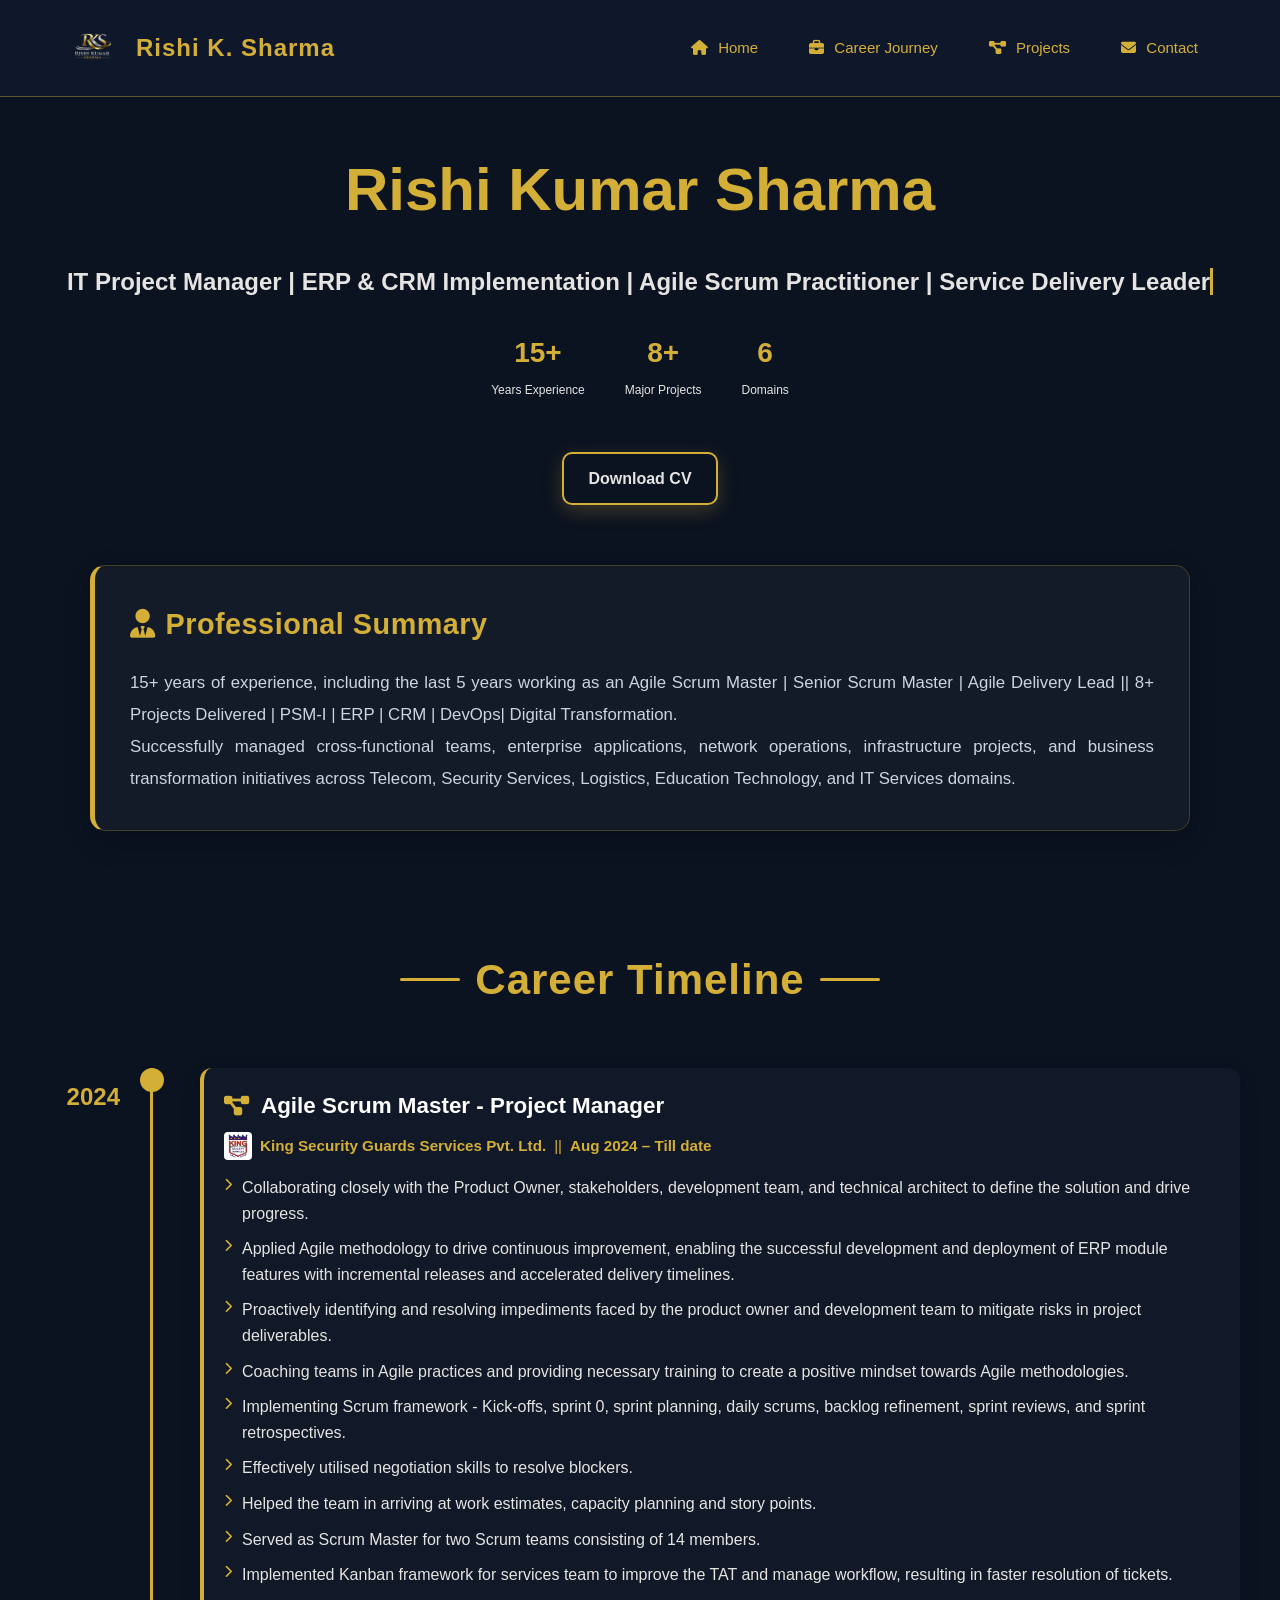
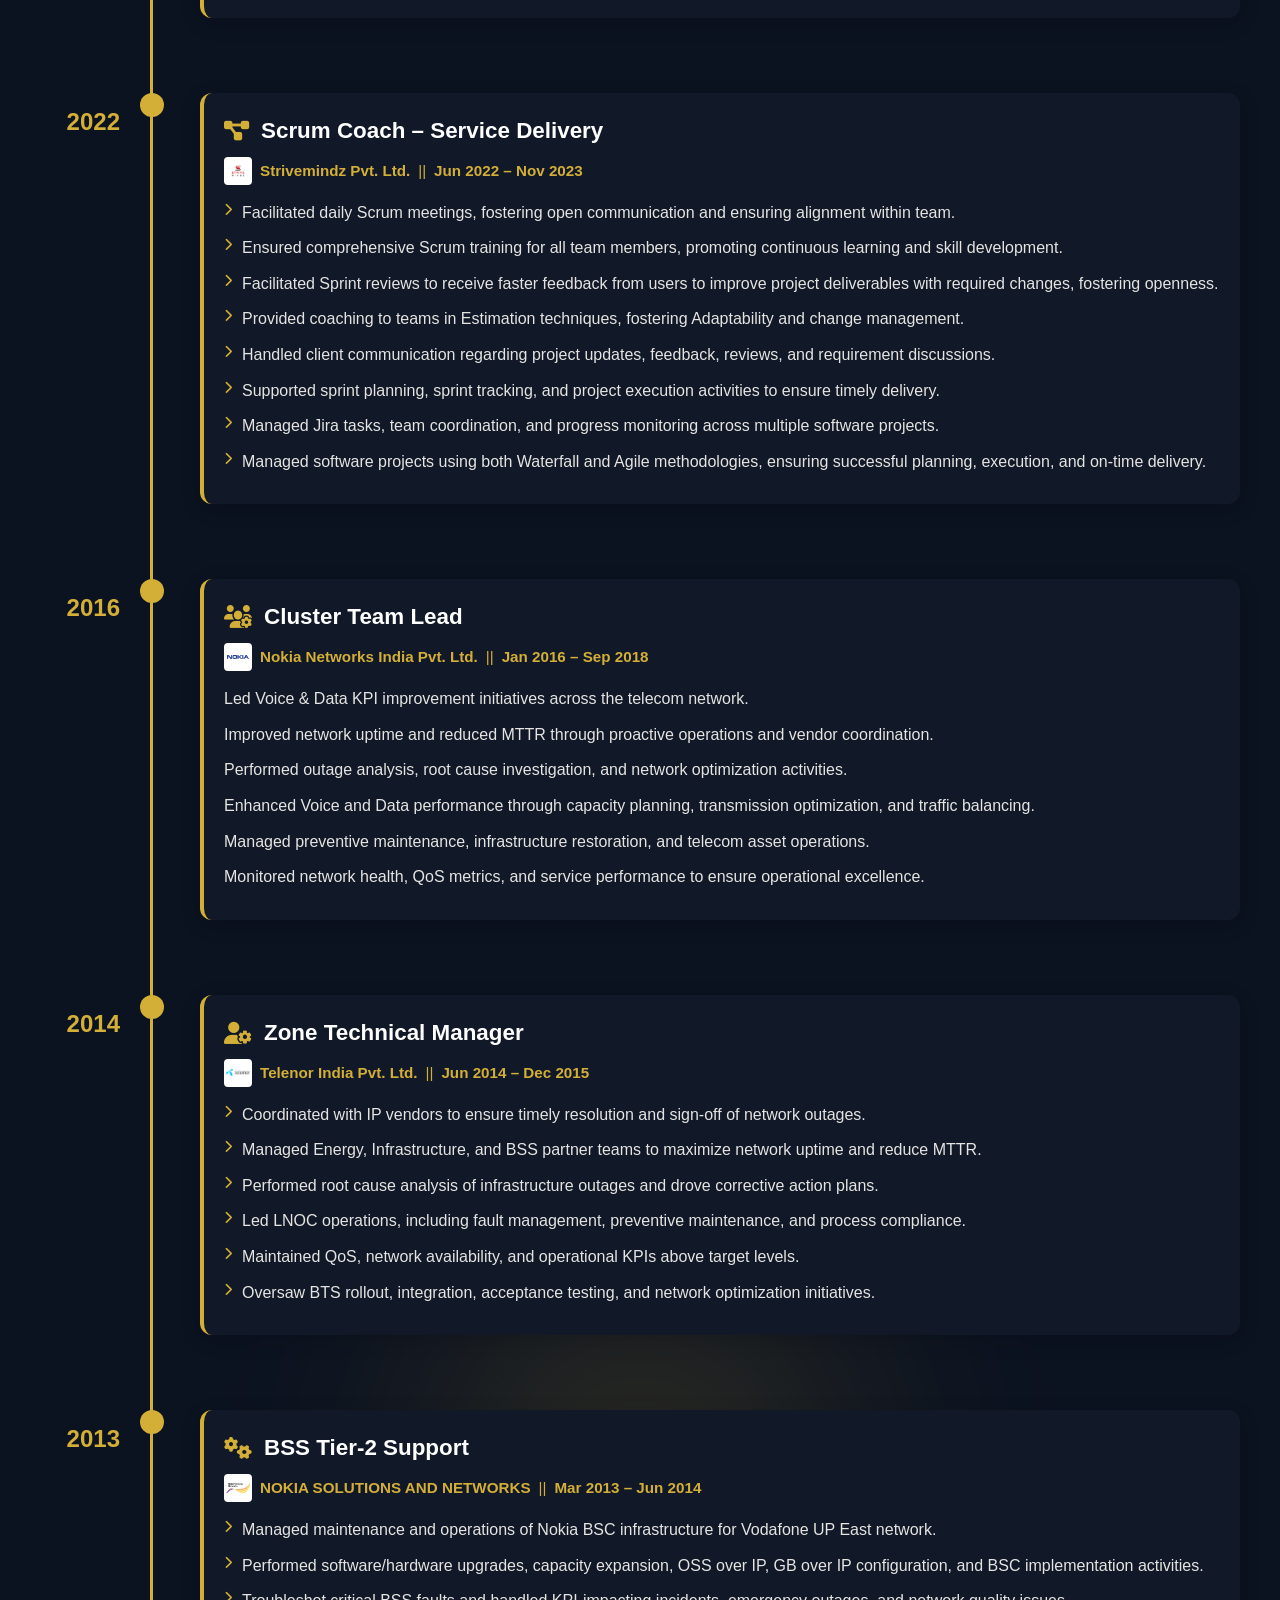
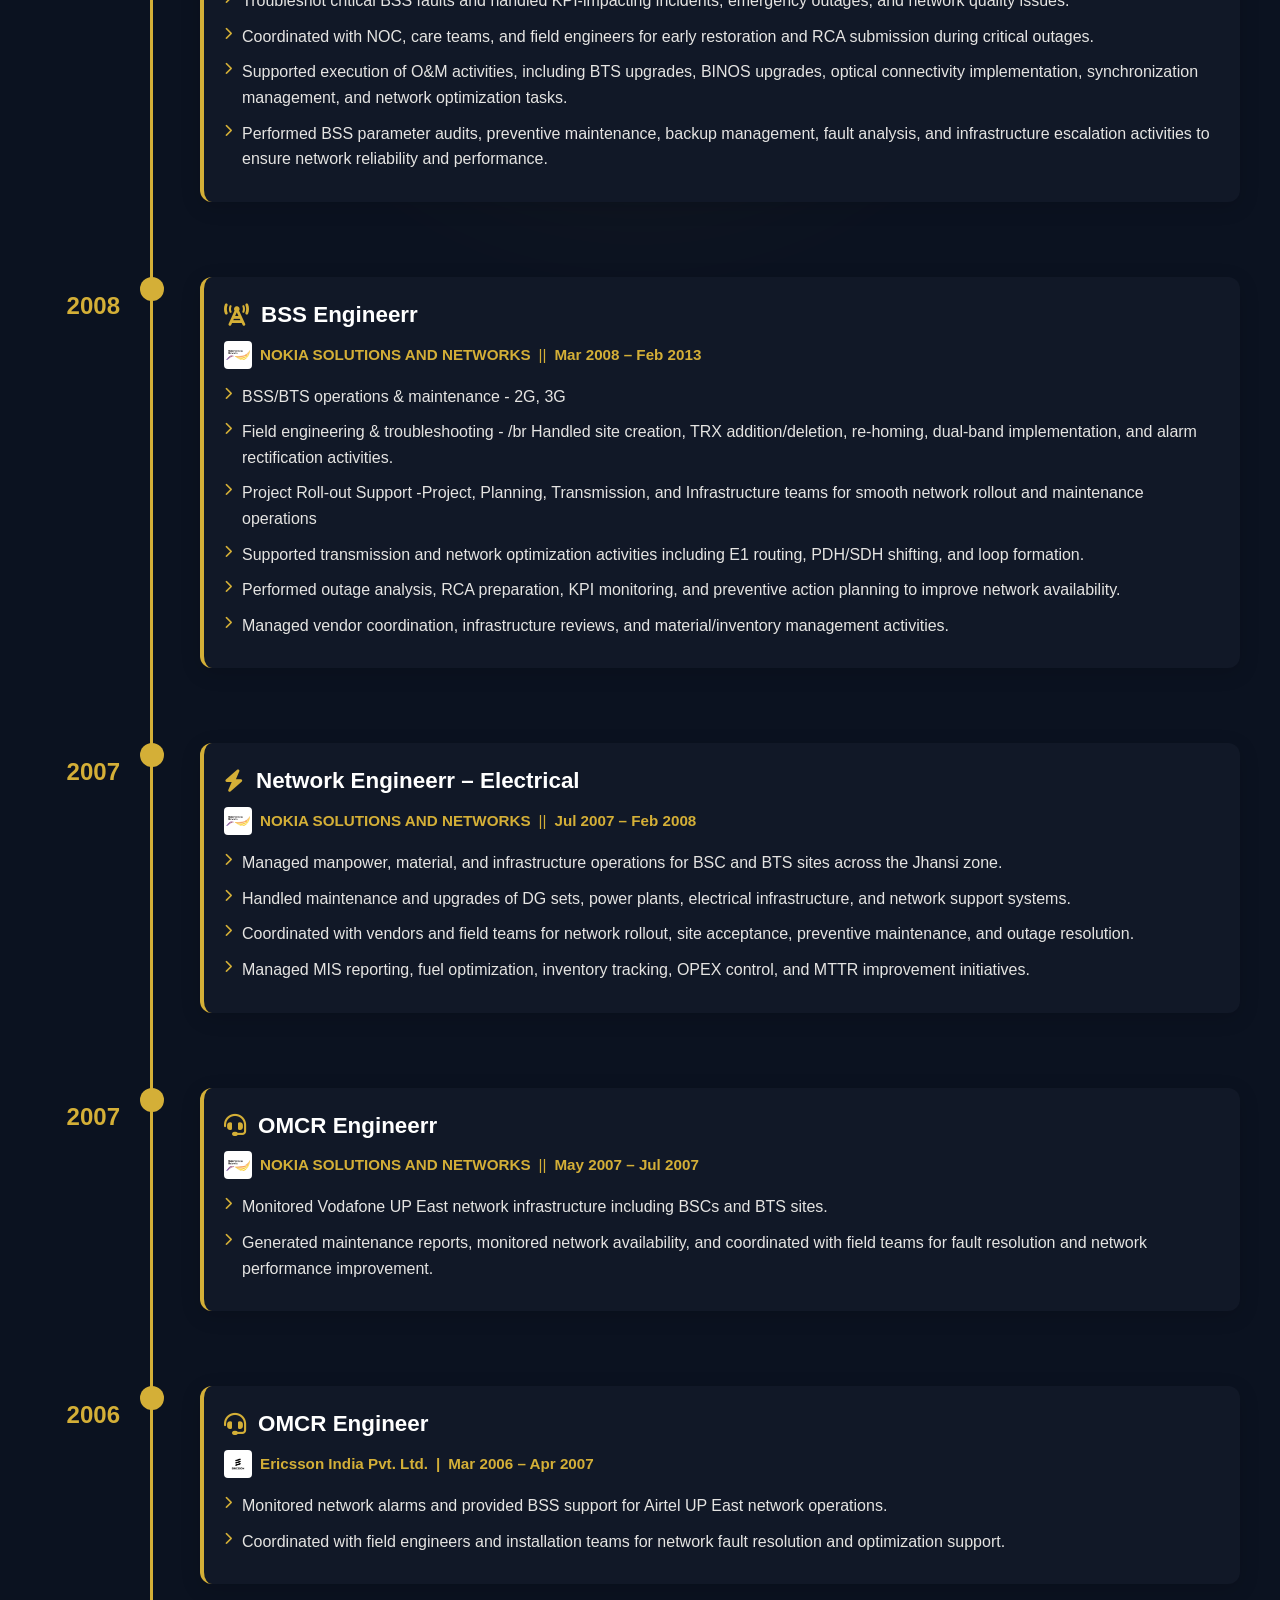
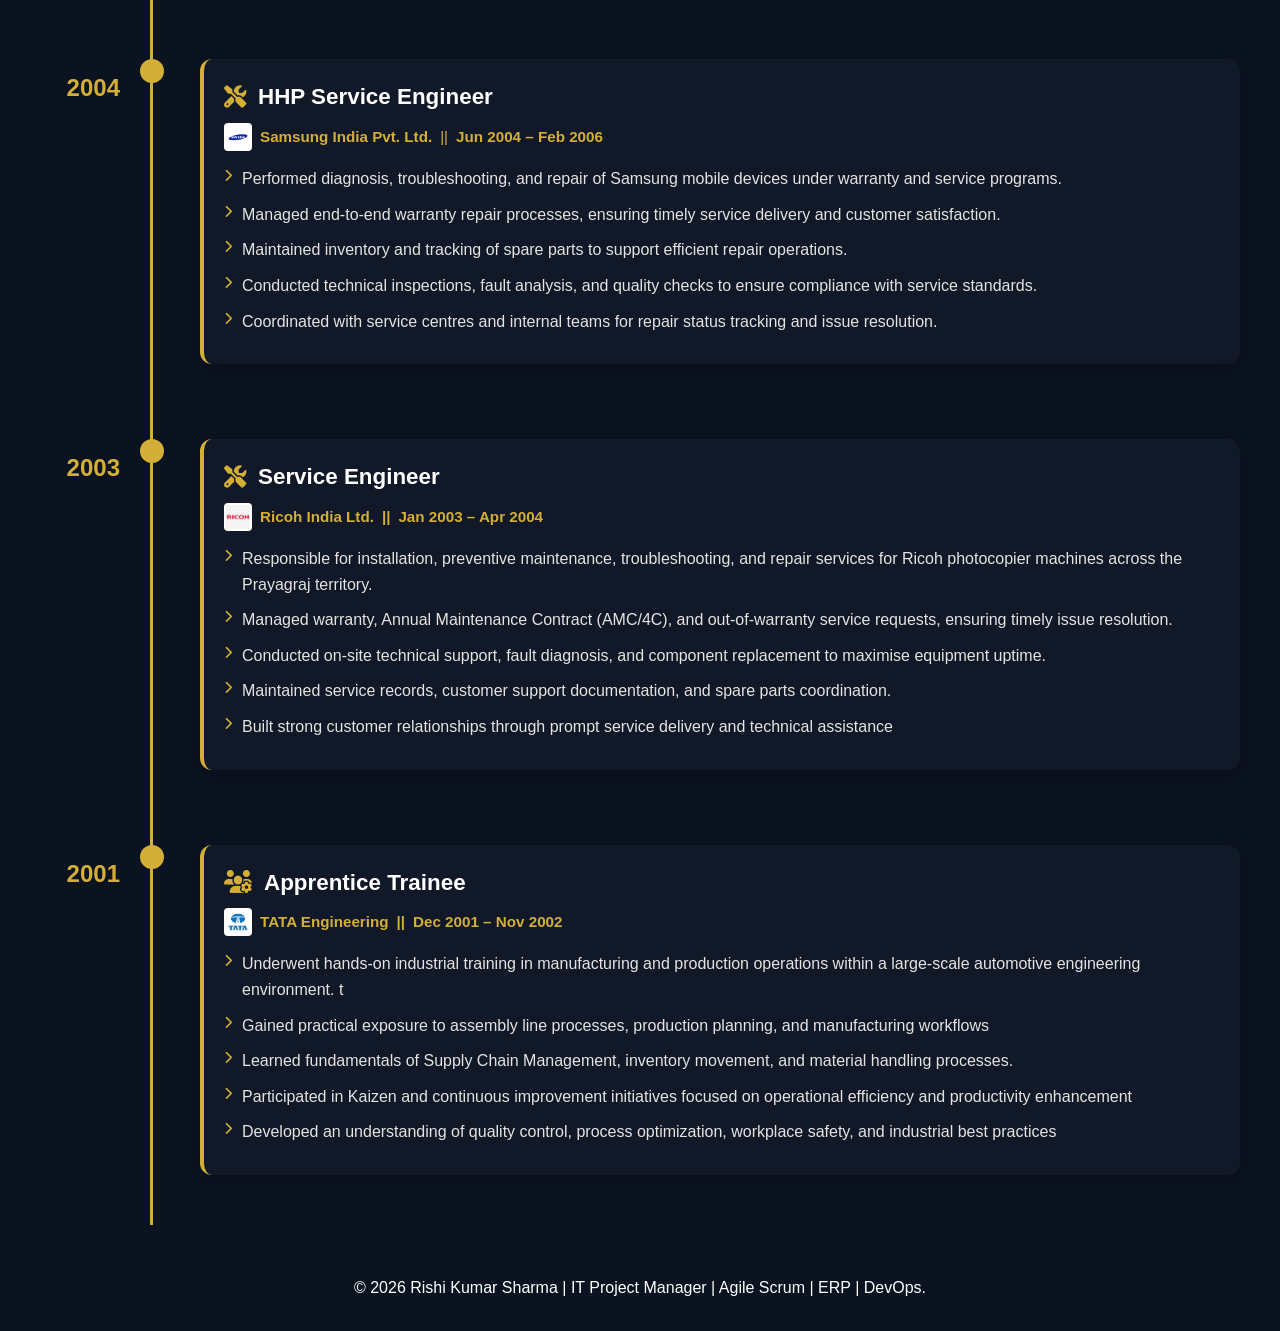
<file: career.html>
<!DOCTYPE html>
<html>
<head>


  <meta charset="UTF-8">
  <meta name="viewport" content="width=device-width, initial-scale=1.0">

  <title>IT Project Manager | Service Delivery | ERP Implementation | Agile Scrum | Digital Transformation</title>

   <!-- Website Logo (Favicon) -->
 <link rel="icon" type="image/png" sizes="32x32" href="images/RKS_Logo_2.png">
<link rel="shortcut icon" href="images/RKS_Logo.png">
<link rel="apple-touch-icon" href="images/RKS_Logo.png">

        <!-- Canonical URL -->
  <link rel="canonical"
        href="https://rishi-kumar-sharma.vercel.app/index.html">
    <link rel="canonical"
      href="https://rishi-kumar-sharma.vercel.app/career.html">
    <link rel="canonical"
      href="https://rishi-kumar-sharma.vercel.app/project.html">    
        


  <meta name="description"
content="Professional portfolio of Rishi K Sharma, IT Project Manager, Service Delivery,  ERP Implementation,  Agile Scrum , Digital Transformation.">

<meta name="keywords"
content="Rishi K. Sharma, IT Project Manager, Agile Scrum, ERP, CRM, DevOps, AWS, Jira, Telecom, Portfolio">

<meta name="author"
content="Rishi K. Sharma">

<meta name="robots"
content="index,follow">


  <link rel="stylesheet" href="style1.css">
  <link rel="stylesheet"
        href="https://cdnjs.cloudflare.com/ajax/libs/font-awesome/6.5.1/css/all.min.css">
</head>
<body>

 <header class="navbar">

  <!-- <div class="logo">
    <a href="#">
  ♉
</a>
    Rishi Kumar Sharma
  </div> -->

<div class="logo">
    <img src="images/RKS_Logo.png" alt="RKS Logo">
    <span>Rishi K. Sharma</span>
</div>

  <nav class="nav-links">
    <a href="index.html">
      <i class="fas fa-home"></i> Home
    </a>

    <a href="career.html">
      <i class="fas fa-briefcase"></i> Career Journey
    </a>

    <a href="projects.html">
      <i class="fas fa-diagram-project"></i> Projects
    </a>

    <a href="index.html#contact">
      <i class="fas fa-envelope"></i> Contact
    </a>
  </nav>

</header>
<section class="career-hero-ultra">

  <div class="hero-glow"></div>

  <div class="career-hero-content">

    <h1 class="career-name"> Rishi Kumar Sharma</h1>

    <h2  class="career-role"> IT Project Manager | ERP & CRM Implementation | Agile Scrum Practitioner | Service Delivery Leader <span class="typing"></span> 
    </h2>

       <div class="hero-stats">
      <div><h3>15+</h3><span>Years Experience</span></div>
      <div><h3>8+</h3><span>Major Projects</span></div>
      <div><h3>6</h3><span>Domains</span></div>
    </div>

    <div class="hero-buttons">
      <a href="CV_Rishi_K_Sharma.pdf" class="btn btn-outline">Download CV</a>
      <!-- <a href="#contact" class="btn-outline">Contact</a> -->
    </div>


<!-- <div class="hero-content">

    <h2 style="text-align:center; color:#D4AF37; font-size: 36px;"> Career Journery</h2>

</div> -->

<div class="career-summary">

<h3><i class="fas fa-user-tie"></i>Professional Summary</h3>

<p>
15+ years of experience, including the last 5 years working as an Agile Scrum Master | Senior Scrum
Master | Agile Delivery Lead || 8+ Projects Delivered | PSM-I | ERP | CRM | DevOps| Digital
Transformation. 

<br>

Successfully managed cross-functional teams, enterprise applications,
network operations, infrastructure projects, and business transformation initiatives
across Telecom, Security Services, Logistics, Education Technology, and IT Services domains.
</p>

</div>

<section class="section-career">

    <div class="container-career">

      <h2 class="section-title">Career Timeline</h2>

    </div>

  </section>

<!-- <div class="skill-radar-box">
  <h2>Skill Radar Overview</h2>
  <canvas id="skillRadar"></canvas>
</div> -->

    <!-- <div class="timeline"> -->

  <section id="experience">

    <div class="career-timeline">    
  <div class="experience-container">


     <!-- King -->

<div class="timeline-item">

   <div class="timeline-year">2024</div>

    <div class="timeline-marker"></div>


      <div class="experience-item">
        <h2 class="job-title"><i class="fas fa-diagram-project"></i> <strong>Agile Scrum Master - Project Manager</strong></h2>
          <span class="company-details"><img src="images/king_logo.png" alt="King Logo" class="company-logo"><strong>King Security Guards Services Pvt. Ltd.</strong>  ||  <strong>Aug 2024 – Till date</strong></span>
          <ul class="job-responsibilities">
           <li><i class="fas fa-chevron-right"></i> Collaborating closely with the Product Owner, stakeholders, development team, and technical architect to
define the solution and drive progress.</li>

            <li><i class="fas fa-chevron-right"></i> Applied Agile methodology to drive continuous improvement, enabling the successful development and
deployment of ERP module features with incremental releases and accelerated delivery timelines.</li>

            <li><i class="fas fa-chevron-right"></i> Proactively identifying and resolving impediments faced by the product owner and development team to
mitigate risks in project deliverables.</li>

            <li><i class="fas fa-chevron-right"></i> Coaching teams in Agile practices and providing necessary training to create a positive mindset towards
Agile methodologies.</li>

            <li><i class="fas fa-chevron-right"></i> Implementing Scrum framework - Kick-offs, sprint 0, sprint planning, daily scrums, backlog refinement,
sprint reviews, and sprint retrospectives.</li>

            <li><i class="fas fa-chevron-right"></i> Effectively utilised negotiation skills to resolve blockers.</li>

            <li><i class="fas fa-chevron-right"></i> Helped the team in arriving at work estimates, capacity planning and story points.</li>

            <li><i class="fas fa-chevron-right"></i> Served as Scrum Master for two Scrum teams consisting of 14 members.</li>
            
            <li><i class="fas fa-chevron-right"></i> Implemented Kanban framework for services team to improve the TAT and manage workflow, resulting in
faster resolution of tickets.</li>

            
        </ul>
        
</div>

</div>



    <!-- Strive Mindz -->

    <div class="timeline-item">

    <div class="timeline-year">2022</div>

    <div class="timeline-marker"></div>

      <div class="experience-item">
        <h2 class="job-title"><i class="fas fa-diagram-project"></i> <strong>Scrum Coach – Service Delivery</strong></h2>
          <span class="company-details"><img src="images/sm_logo.png" alt="SM Logo" class="company-logo"><strong>Strivemindz Pvt. Ltd.</strong>  ||  <strong>Jun 2022 – Nov 2023</strong></span>
          <ul class="job-responsibilities">
             
              <li><i class="fas fa-chevron-right"></i>Facilitated daily Scrum meetings, fostering open communication and ensuring alignment within team.</li>

              <li><i class="fas fa-chevron-right"></i> Ensured comprehensive Scrum training for all team members, promoting continuous learning and skill
development.</li>

              <li><i class="fas fa-chevron-right"></i> Facilitated Sprint reviews to receive faster feedback from users to improve project deliverables with
required changes, fostering openness.</li>

              <li><i class="fas fa-chevron-right"></i> Provided coaching to teams in Estimation techniques, fostering Adaptability and change management.</li>

              <li><i class="fas fa-chevron-right"></i> Handled client communication regarding project updates, feedback, reviews, and requirement discussions.</li>

              <li><i class="fas fa-chevron-right"></i> Supported sprint planning, sprint tracking, and project execution activities to ensure timely delivery.</li>

              <li><i class="fas fa-chevron-right"></i> Managed Jira tasks, team coordination, and progress monitoring across multiple software projects.</li>

              <li><i class="fas fa-chevron-right"></i> Managed software projects using both Waterfall and Agile methodologies, ensuring successful planning,
execution, and on-time delivery.</li>

          </ul>
        
      </div>

     </div> 

      <!-- Nokia -->
        
      <div class="timeline-item">

    <div class="timeline-year">2016</div>

    <div class="timeline-marker"></div>

      
      <div class="experience-item">

        <h2 class="job-title"><i class="fas fa-users-gear"></i> <strong>Cluster Team Lead  </strong></h2>
          <span class="company-details"><img src="images/nokia_logo.png" alt="Nokia Logo" class="company-logo"><strong>Nokia Networks India Pvt. Ltd.</strong>  ||  <strong>Jan 2016 – Sep 2018</strong></span>
          <ul class="job-responsibilities">
             <li>Led Voice & Data KPI improvement initiatives across the telecom network.</li>

             <li>Improved network uptime and reduced MTTR through proactive operations and vendor coordination.</li>

             <li>Performed outage analysis, root cause investigation, and network optimization activities.</li>

             <li>Enhanced Voice and Data performance through capacity planning, transmission optimization, and traffic balancing.</li>

             <li>Managed preventive maintenance, infrastructure restoration, and telecom asset operations.</li>

             <li>Monitored network health, QoS metrics, and service performance to ensure operational excellence.</li>
          </ul>
        
      </div>

      </div>

      <!-- Telenor-->

      <div class="timeline-item">

    <div class="timeline-year">2014</div>

    <div class="timeline-marker"></div>

       <div class="experience-item">
          <h2 class="job-title"><i class="fas fa-user-gear"></i> <strong>Zone Technical Manager </strong></h2>
          <span class="company-details"> <img src="images/telenor_logo.png" alt="Telenor Logo" class="company-logo"><strong>Telenor India Pvt. Ltd. </strong>  ||  <strong>Jun 2014 – Dec 2015</strong></span>
          <ul class="job-responsibilities">
           <li><i class="fas fa-chevron-right"></i> Coordinated with IP vendors to ensure timely resolution and sign-off of network outages.</li>
           <li><i class="fas fa-chevron-right"></i> Managed Energy, Infrastructure, and BSS partner teams to maximize network uptime and reduce MTTR.</li>
           <li><i class="fas fa-chevron-right"></i> Performed root cause analysis of infrastructure outages and drove corrective action plans.</li>
           <li><i class="fas fa-chevron-right"></i> Led LNOC operations, including fault management, preventive maintenance, and process compliance.</li>
           <li><i class="fas fa-chevron-right"></i> Maintained QoS, network availability, and operational KPIs above target levels.</li>
           <li><i class="fas fa-chevron-right"></i> Oversaw BTS rollout, integration, acceptance testing, and network optimization initiatives.</li>
         </ul>
        
      </div>

      </div>

      <!-- NSN- Suppot  -->

      <div class="timeline-item">

    <div class="timeline-year">2013</div>

    <div class="timeline-marker"></div>

      <div class="experience-item">
        <h2 class="job-title"><i class="fas fa-gears"></i> <strong>BSS Tier-2 Support </strong></h2>
          <span class="company-details"> <img src="images/nsn_logo.png" alt="NSN Logo" class="company-logo"><strong>NOKIA SOLUTIONS AND NETWORKS</strong>  ||  <strong>Mar 2013 – Jun 2014</strong></span>
          <ul class="job-responsibilities">
            <li><i class="fas fa-chevron-right"></i>Managed maintenance and operations of Nokia BSC infrastructure for Vodafone UP East network.</li>
            <li><i class="fas fa-chevron-right"></i>Performed software/hardware upgrades, capacity expansion, OSS over IP, GB over IP configuration, 
              and BSC implementation activities.</li>
            <li><i class="fas fa-chevron-right"></i>Troubleshot critical BSS faults and handled KPI-impacting incidents, emergency outages, and network quality issues.</li>
            <li><i class="fas fa-chevron-right"></i>Coordinated with NOC, care teams, and field engineers for early restoration and RCA submission during critical outages.</li>
            <li><i class="fas fa-chevron-right"></i>Supported execution of O&M activities, including BTS upgrades, BINOS upgrades, optical connectivity implementation,
               synchronization management, and network optimization tasks.</li>
            <li><i class="fas fa-chevron-right"></i>Performed BSS parameter audits, preventive maintenance, backup management, fault analysis, 
              and infrastructure escalation activities to ensure network reliability and performance.</li>
           </ul>
        
      </div>

      </div>

      <!-- NSN - BSS Engineer-->

      <div class="timeline-item">

    <div class="timeline-year">2008</div>

    <div class="timeline-marker"></div>

      <div class="experience-item">
        <h2 class="job-title"><i class="fas fa-tower-cell"></i> <strong>BSS Engineerr</strong></h2>
          <span class="company-details"> <img src="images/nsn_logo.png" alt="NSN Logo" class="company-logo"><strong>NOKIA SOLUTIONS AND NETWORKS</strong>  ||  <strong>Mar 2008 – Feb 2013</strong></span>
          <ul class="job-responsibilities">
            <li><i class="fas fa-chevron-right"></i>BSS/BTS operations & maintenance - 2G, 3G</li>
            <li><i class="fas fa-chevron-right"></i>Field engineering & troubleshooting - /br 
              Handled site creation, TRX addition/deletion, re-homing, dual-band implementation, and alarm rectification activities.</li>
            <li><i class="fas fa-chevron-right"></i>Project Roll-out Support -Project, Planning, Transmission, and Infrastructure teams for smooth network rollout and maintenance operations</li>
            <li><i class="fas fa-chevron-right"></i>Supported transmission and network optimization activities including E1 routing, PDH/SDH shifting, and loop formation.</li>
            <li><i class="fas fa-chevron-right"></i>Performed outage analysis, RCA preparation, KPI monitoring, and preventive action planning to improve network availability.</li>
            <li><i class="fas fa-chevron-right"></i>Managed vendor coordination, infrastructure reviews, and material/inventory management activities.</li>
          </ul>
      
      </div>

      </div>

      <!-- NSN Network Engineer -->

      <div class="timeline-item">

    <div class="timeline-year">2007</div>

    <div class="timeline-marker"></div>

      <div class="experience-item">
        <h2 class="job-title"><i class="fas fa-bolt"></i> <strong>Network Engineerr – Electrical</strong></h2>
          <span class="company-details"> <img src="images/nsn_logo.png" alt="NSN Logo" class="company-logo"> <strong>NOKIA SOLUTIONS AND NETWORKS</strong>  ||  <strong>Jul 2007 – Feb 2008</strong></span>
          <ul class="job-responsibilities">
            <li><i class="fas fa-chevron-right"></i>Managed manpower, material, and infrastructure operations for BSC and BTS sites across the Jhansi zone.</li>
            <li><i class="fas fa-chevron-right"></i>Handled maintenance and upgrades of DG sets, power plants, electrical infrastructure, and network support systems.</li>
            <li><i class="fas fa-chevron-right"></i>Coordinated with vendors and field teams for network rollout, site acceptance, preventive maintenance, and outage resolution.</li>
            <li><i class="fas fa-chevron-right"></i>Managed MIS reporting, fuel optimization, inventory tracking, OPEX control, and MTTR improvement initiatives.</li>
          </ul>
      
      </div>

      </div>


      <!-- NSN OMCR -->
       <div class="timeline-item">

    <div class="timeline-year">2007</div>

    <div class="timeline-marker"></div>

      <div class="experience-item">
         <h2 class="job-title"><i class="fas fa-headset"></i> <strong>OMCR Engineerr</strong></h2>
          <span class="company-details"> <img src="images/nsn_logo.png" alt="NSN Logo" class="company-logo"><strong>NOKIA SOLUTIONS AND NETWORKS</strong>  ||  <strong>May 2007 – Jul 2007</strong></span>
          <ul class="job-responsibilities">
            <li><i class="fas fa-chevron-right"></i>Monitored Vodafone UP East network infrastructure including BSCs and BTS sites.</li>
            <li><i class="fas fa-chevron-right"></i>Generated maintenance reports, monitored network availability, and coordinated with field teams for 
              fault resolution and network performance improvement.</li>
          </ul>
      
      </div>

      </div>


       <!-- Ericsson -->

       <div class="timeline-item">

    <div class="timeline-year">2006</div>

    <div class="timeline-marker"></div>

      <div class="experience-item">
      <h2 class="job-title"><i class="fas fa-headset"></i><strong>OMCR Engineer</strong></h2>
        <span class="company-details">
        <img src="images/Ericsson-Logo.png" alt="Ericsson Logo" class="company-logo">
        <strong>Ericsson India Pvt. Ltd.</strong><span class="separator">|</span><strong>Mar 2006 – Apr 2007</strong></span>
    <ul class="job-responsibilities">
        <li><i class="fas fa-chevron-right"></i>Monitored network alarms and provided BSS support for Airtel UP East network operations.</li>
        <li><i class="fas fa-chevron-right"></i>Coordinated with field engineers and installation teams for network fault resolution and optimization support.</li>
    </ul>

</div>

</div>
      <!-- Samsung -->

      <div class="timeline-item">

    <div class="timeline-year">2004</div>

    <div class="timeline-marker"></div>

      <div class="experience-item">
        <h2 class="job-title"><i class="fas fa-screwdriver-wrench"></i> <strong>HHP Service Engineer</strong></h2>
         <span class="company-details">
            <img src="images/samsung_logo.png" alt="Samsung Logo" class="company-logo">  <strong>Samsung India Pvt. Ltd.</strong>  ||  <strong>Jun 2004 – Feb 2006</strong></span>
          <ul class="job-responsibilities">
            <li><i class="fas fa-chevron-right"></i>Performed diagnosis, troubleshooting, and repair of Samsung mobile devices under warranty and service programs.</li>
            <li><i class="fas fa-chevron-right"></i>Managed end-to-end warranty repair processes, ensuring timely service delivery and customer satisfaction.</li>
            <li><i class="fas fa-chevron-right"></i>Maintained inventory and tracking of spare parts to support efficient repair operations.</li>
            <li><i class="fas fa-chevron-right"></i>Conducted technical inspections, fault analysis, and quality checks to ensure compliance with service standards.</li>
            <li><i class="fas fa-chevron-right"></i>Coordinated with service centres and internal teams for repair status tracking and issue resolution.</li>
          </ul>
      </div>
      </div>

      <!-- Richo  -->

      <div class="timeline-item">

    <div class="timeline-year">2003</div>

    <div class="timeline-marker"></div>

      <div class="experience-item">
       
          <h2 class="job-title"><i class="fas fa-screwdriver-wrench"></i> <strong>Service Engineer</strong></h2>
          <span class="company-details">
            <img src="images/ricoh_logo.png" alt="Ricoh Logo" class="company-logo">
            <strong>Ricoh India Ltd.</strong><span class="separator"> || </span><strong>Jan 2003 – Apr 2004</strong></span>
          <ul class="job-responsibilities">
            <li><i class="fas fa-chevron-right"></i>Responsible for installation, preventive maintenance, troubleshooting, and repair services for Ricoh photocopier
               machines across the Prayagraj territory.</li>
            <li><i class="fas fa-chevron-right"></i>Managed warranty, Annual Maintenance Contract (AMC/4C), and out-of-warranty service requests, 
              ensuring timely issue resolution.</li> 
            <li><i class="fas fa-chevron-right"></i>Conducted on-site technical support, fault diagnosis, and component replacement to maximise equipment uptime.</li>
            <li><i class="fas fa-chevron-right"></i>Maintained service records, customer support documentation, and spare parts coordination. </li>
            <li><i class="fas fa-chevron-right"></i>Built strong customer relationships through prompt service delivery and technical assistance</li>
          </ul>
      </div>

      </div>

      <!-- Tata -->
       <div class="timeline-item">


        
    <div class="timeline-year">2001</div>

    <div class="timeline-marker"></div>

      <div class="experience-item">
        
          <h2 class="job-title"><i class="fas fa-users-cog"></i> <strong>Apprentice Trainee</strong></h2>
          <span class="company-details">
           <img src="images/tata_logo.png" alt="Tata Logo" class="company-logo">
            <strong>TATA Engineering</strong><span class="separator"> || </span><strong>Dec 2001 – Nov 2002</strong></span>
       
          <ul class="job-responsibilities">
            <li><i class="fas fa-chevron-right"></i>Underwent hands-on industrial training in manufacturing and production operations within
               a large-scale automotive engineering environment. t</li>
            <li><i class="fas fa-chevron-right"></i>Gained practical exposure to assembly line processes, production planning, and manufacturing workflows</li>
            <li><i class="fas fa-chevron-right"></i>Learned fundamentals of Supply Chain Management, inventory movement, and material handling processes.</li>
            <li><i class="fas fa-chevron-right"></i>Participated in Kaizen and continuous improvement initiatives focused on operational efficiency and productivity enhancement</li>
             <li><i class="fas fa-chevron-right"></i>Developed an understanding of quality control, process optimization, workplace safety, and industrial best practices</li> 
          </ul>
        
       </div>
       </div>
      
  </section>
  </section>
  
<!-- <script>
function revealOnScroll() {
  const items = document.querySelectorAll(".reveal");

  items.forEach(el => {
    const top = el.getBoundingClientRect().top;

    if (top < window.innerHeight - 100) {
      el.classList.add("active");
    }
  });
}

window.addEventListener("scroll", revealOnScroll);
window.addEventListener("load", revealOnScroll);
</script>

<script>
const ctx = document.getElementById('skillRadar');

new Chart(ctx, {
  type: 'radar',
  data: {
    labels: [
      'Project Management',
      'Agile/Scrum',
      'Networking',
      'ERP Systems',
      'Vendor Management',
      'Team Leadership',
      'IT Infrastructure'
    ],
    datasets: [{
      label: 'Skill Level',
      data: [90, 85, 88, 92, 80, 95, 87],
      backgroundColor: 'rgba(212, 175, 55, 0.2)',
      borderColor: '#D4AF37',
      pointBackgroundColor: '#D4AF37',
      borderWidth: 2
    }]
  },
  options: {
    scales: {
      r: {
        angleLines: { color: '#444' },
        grid: { color: '#333' },
        pointLabels: { color: '#fff' },
        ticks: {
          display: false
        }
      }
    },
    plugins: {
      legend: {
        labels: {
          color: '#fff'
        }
      }
    }
  }
});
</script>

<script src="https://cdn.jsdelivr.net/npm/chart.js"></script>

<script>
document.addEventListener("DOMContentLoaded", function () {

  const ctx = document.getElementById('skillRadar');

  if (!ctx) {
    console.log("Canvas not found!");
    return;
  }

  new Chart(ctx, {
    type: 'radar',
    data: {
      labels: [
        'Project Management',
        'Agile/Scrum',
        'Networking',
        'ERP Systems',
        'Vendor Management',
        'Team Leadership',
        'IT Infrastructure'
      ],
      datasets: [{
        label: 'Skill Level',
        data: [85, 80, 80, 95, 90, 95, 90],
        backgroundColor: 'rgba(212, 175, 55, 0.2)',
        borderColor: '#D4AF37',
        pointBackgroundColor: '#D4AF37',
        borderWidth: 2
      }]
    },
    options: {
      responsive: true,
      maintainAspectRatio: false,
      scales: {
        r: {
          grid: { color: '#333' },
          angleLines: { color: '#444' },
          pointLabels: { color: '#fff' },
          ticks: { display: false }
        }
      }
    }
  });

});
</script> -->

<!-- Chart.js CDN -->
<!-- <script src="https://cdn.jsdelivr.net/npm/chart.js"></script>

</script> -->

  <!-- FOOTER -->
  <footer>
    <p>© 2026 Rishi Kumar Sharma |
IT Project Manager |
Agile Scrum |
ERP |
DevOps.</p>
  </footer>
<script>


</body>
</file>
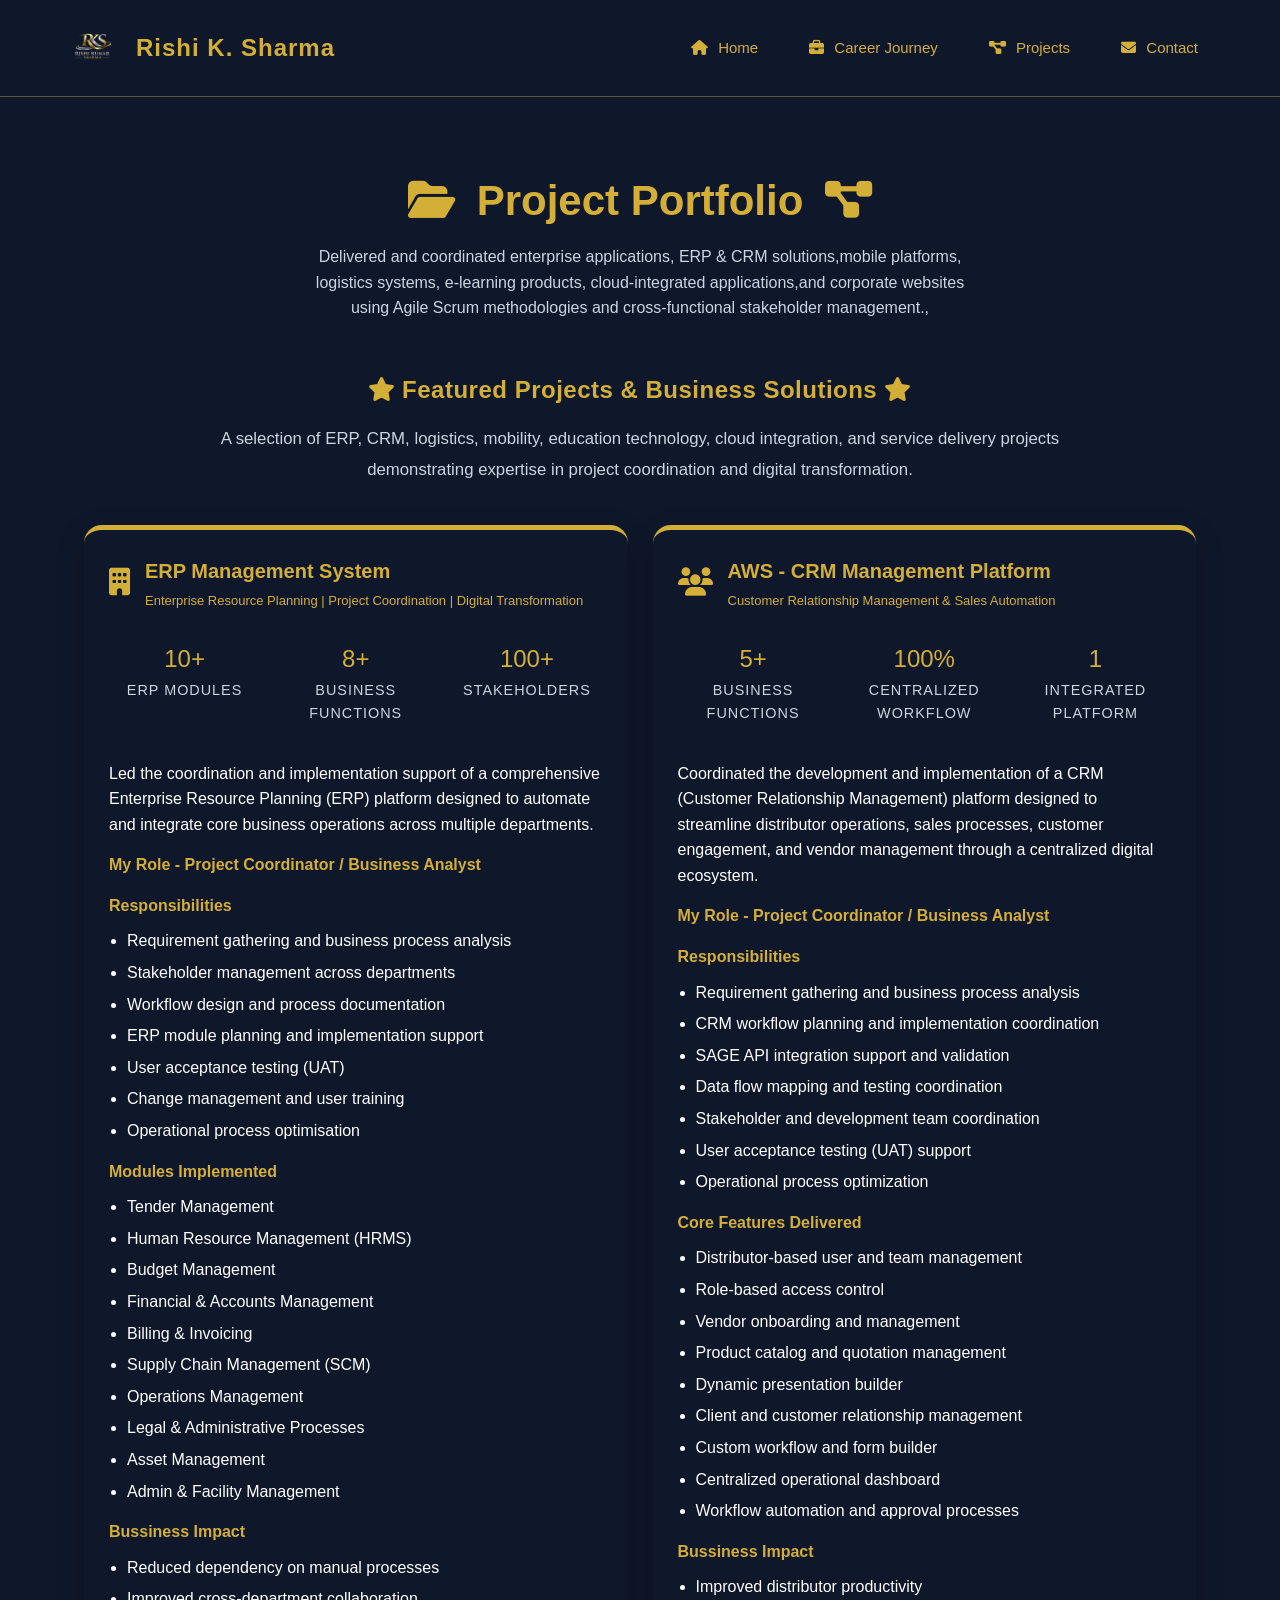
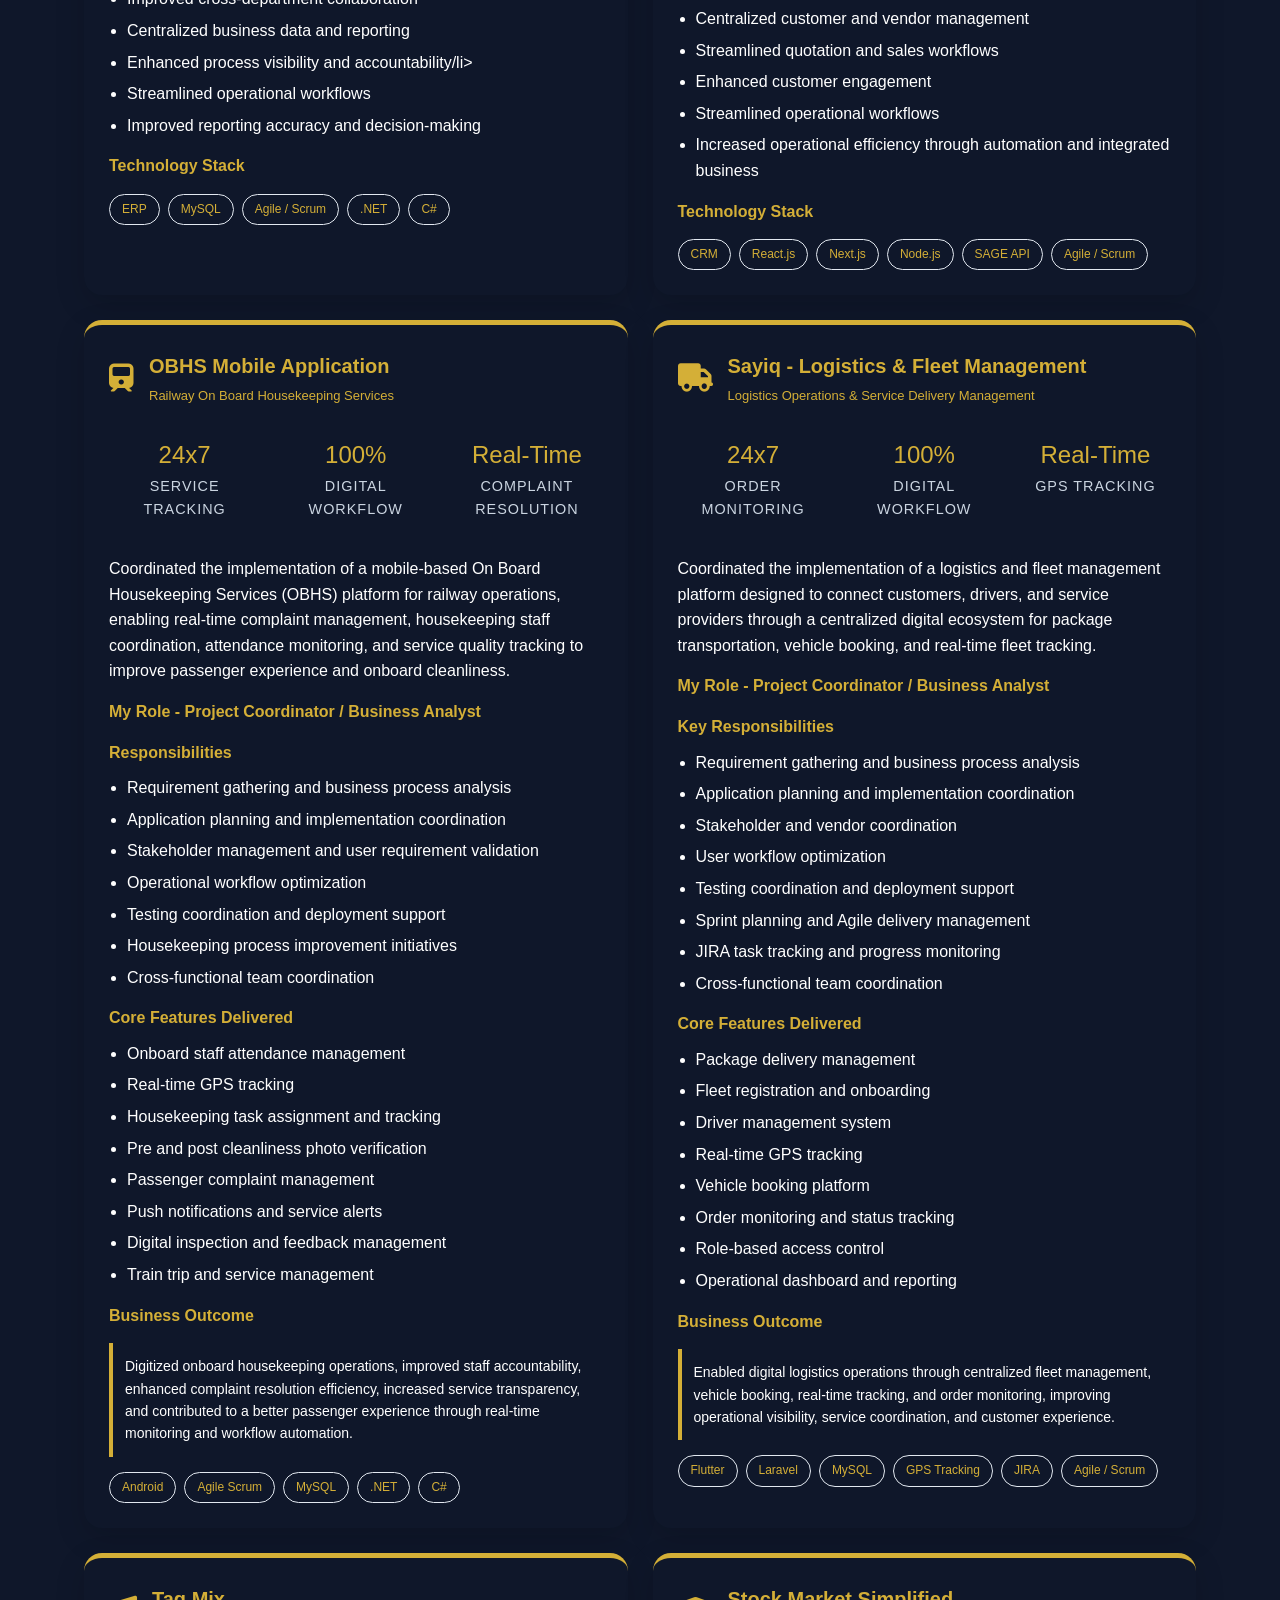
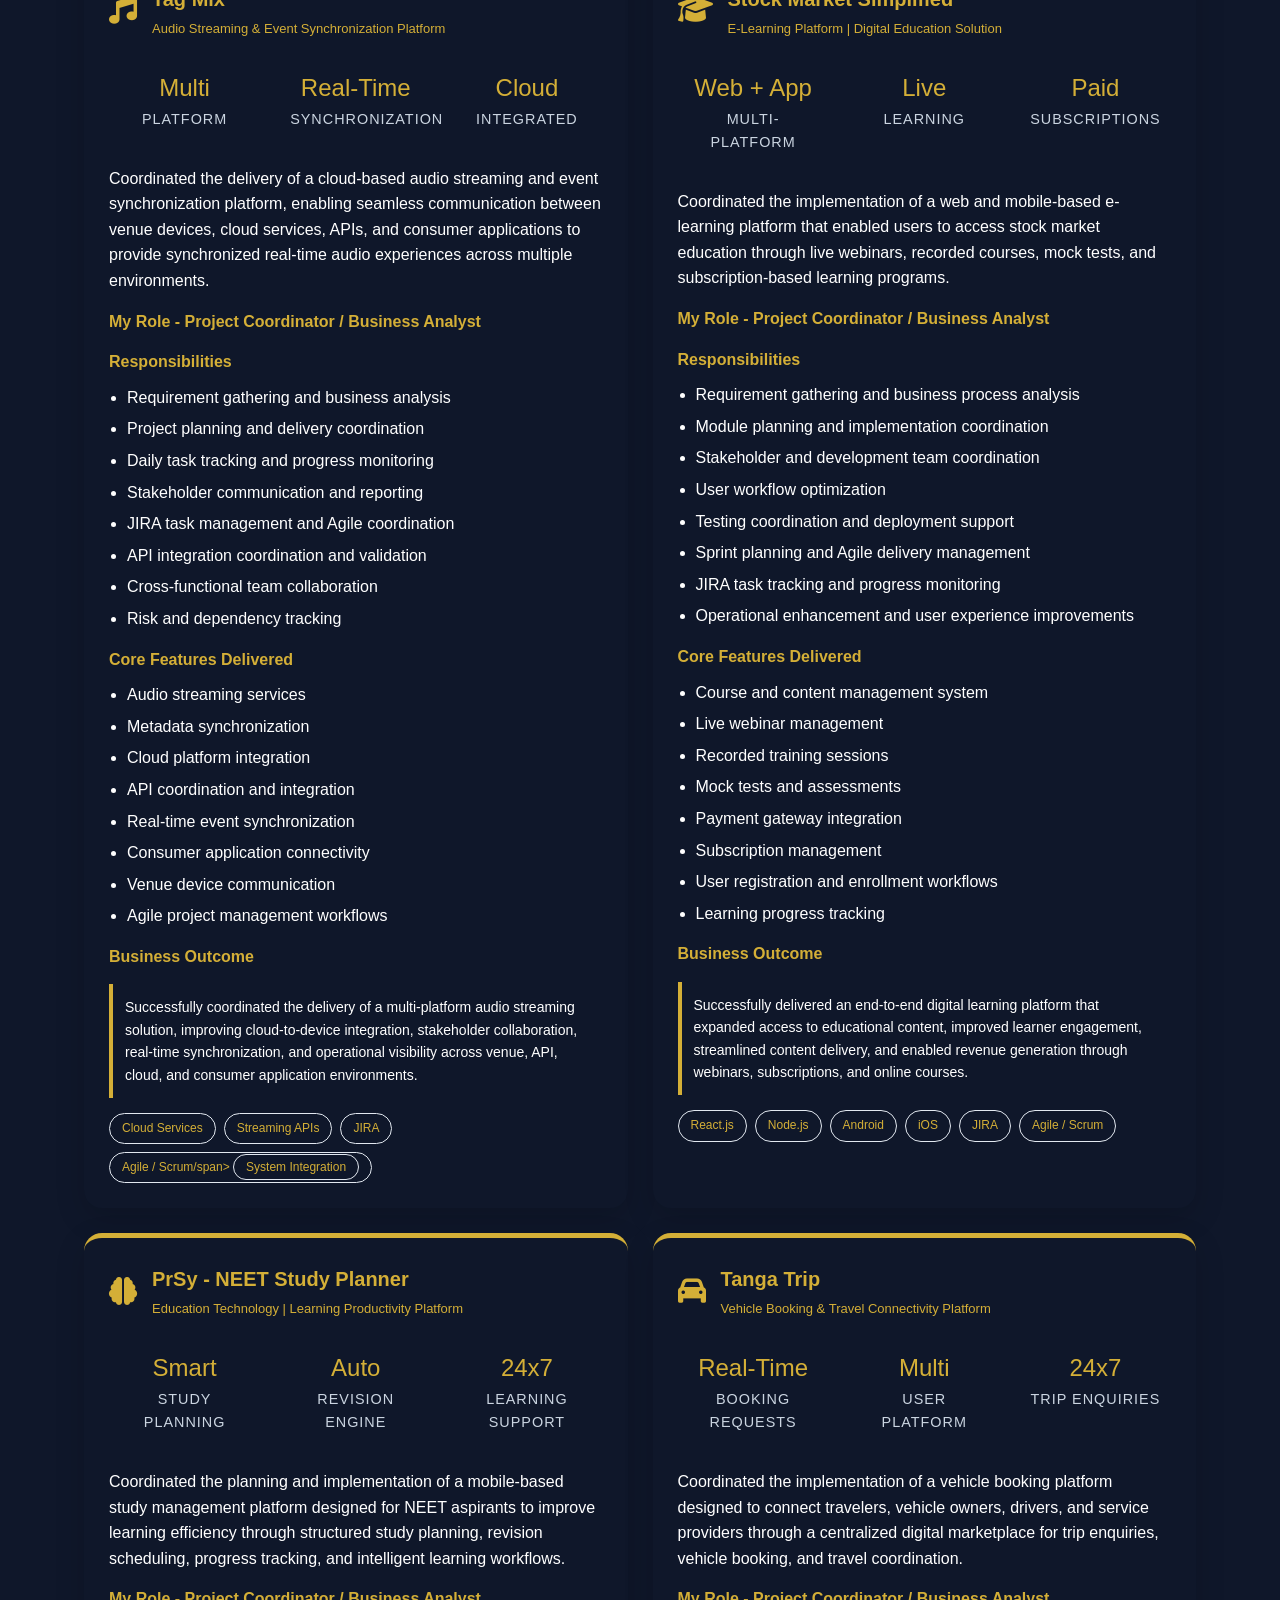
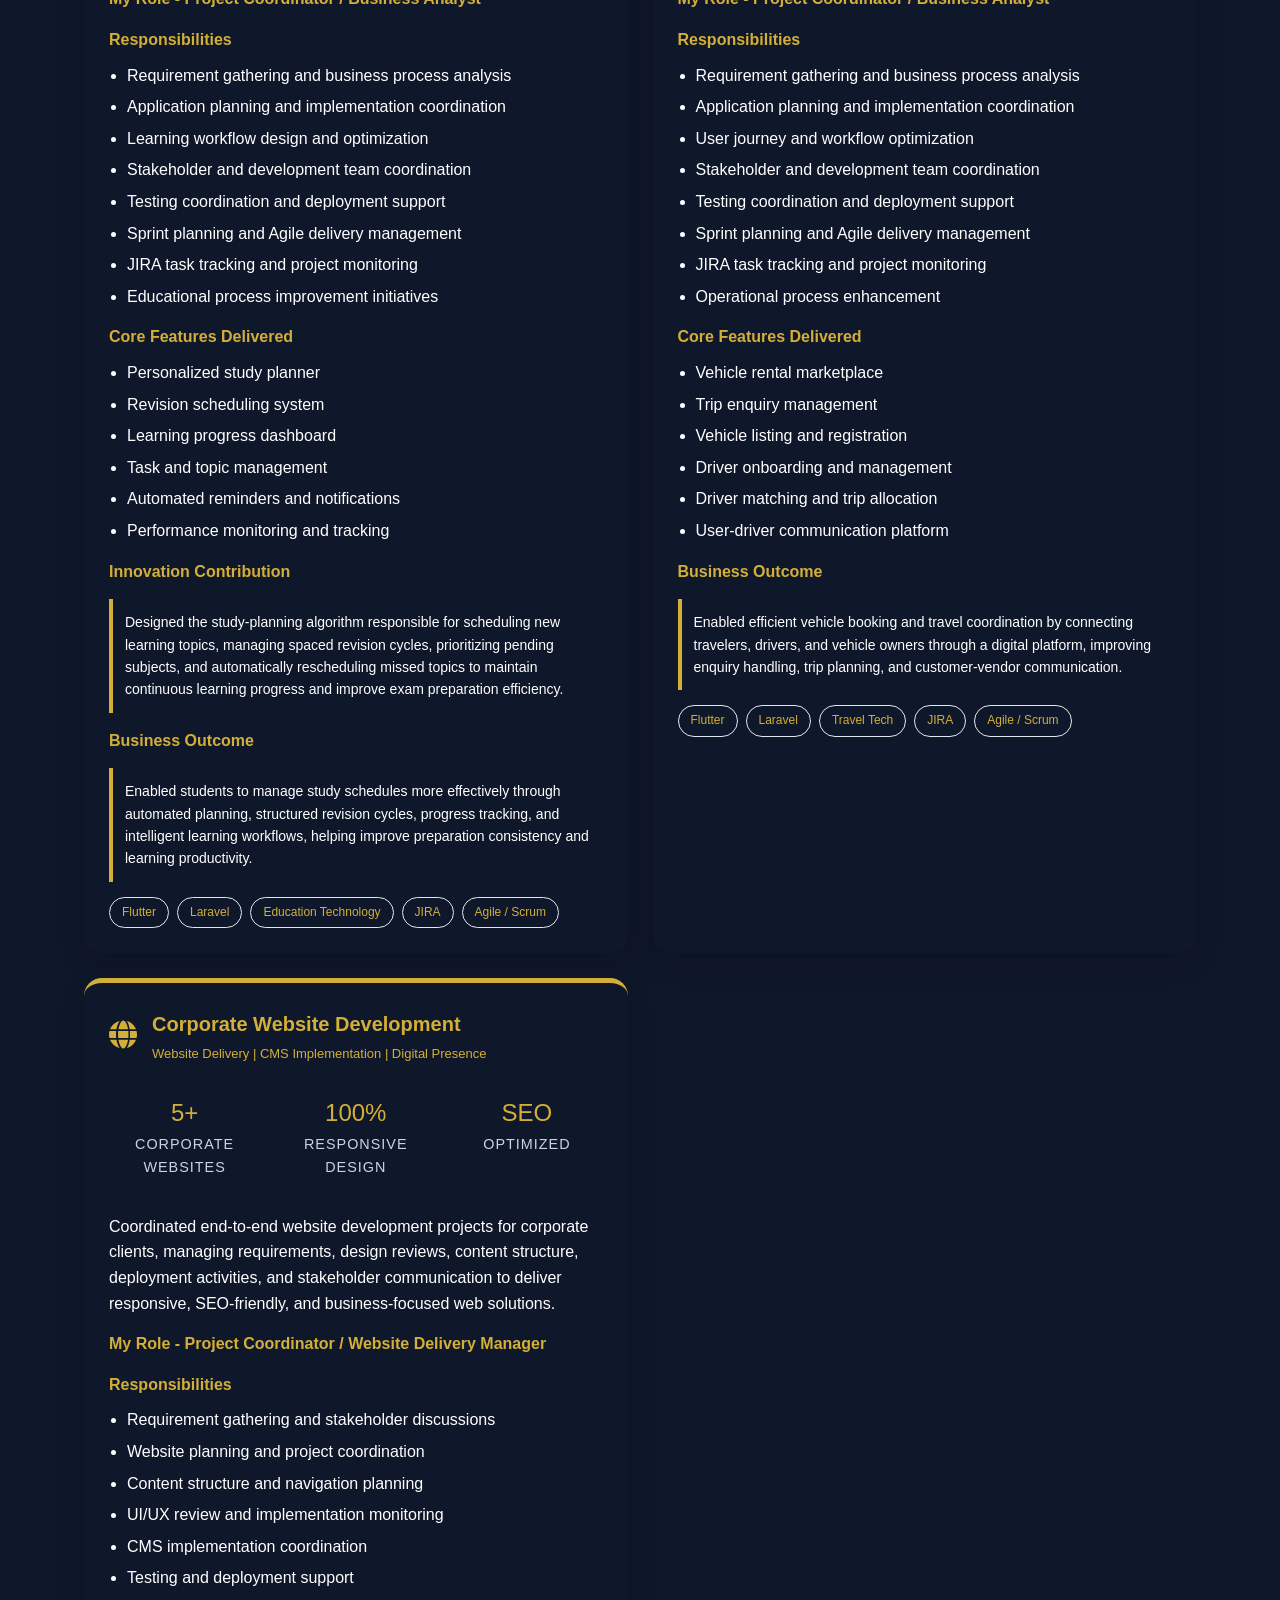
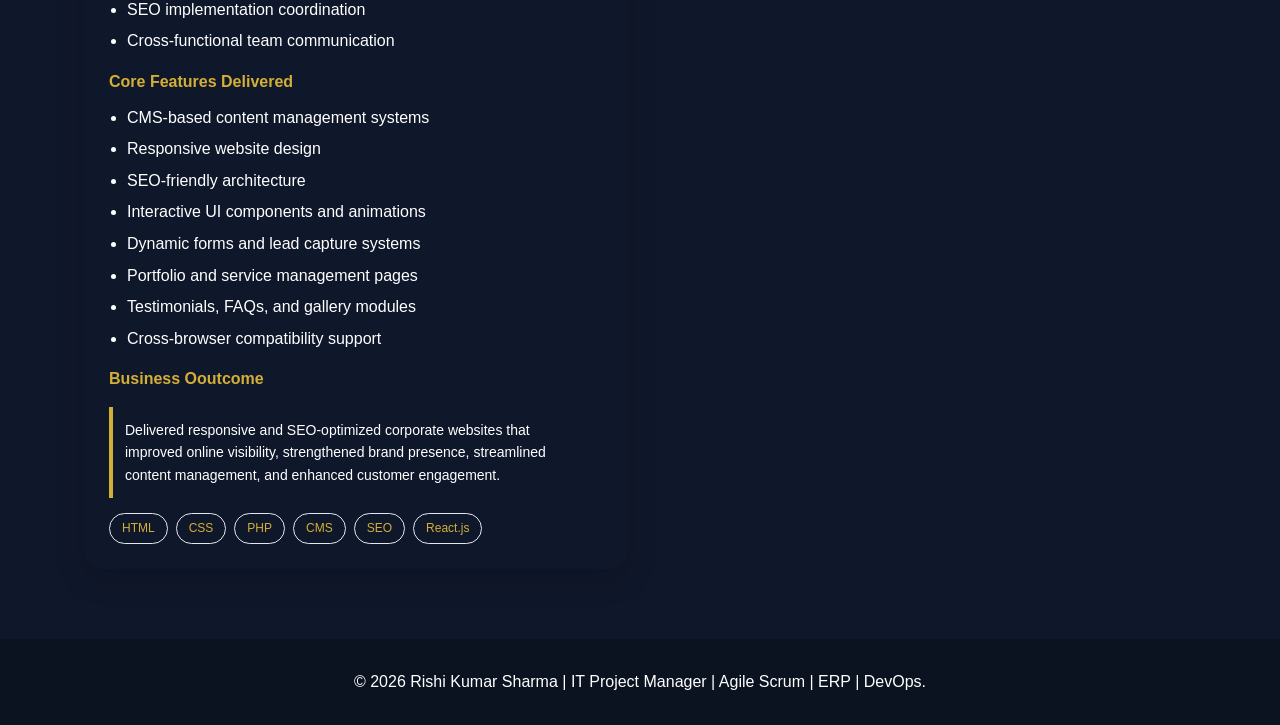
<file: projects.html>
<!DOCTYPE html>
<html>
<head>

    
  <meta charset="UTF-8">
  <meta name="viewport" content="width=device-width, initial-scale=1.0">

  <title>IT Project Manager | Service Delivery | ERP Implementation | Agile Scrum | Digital Transformation</title>

   <!-- Website Logo (Favicon) -->
 <link rel="icon" type="image/png" sizes="32x32" href="images/RKS_Logo_2.png">
<link rel="shortcut icon" href="images/RKS_Logo.png">
<link rel="apple-touch-icon" href="images/RKS_Logo.png">

        <!-- Canonical URL -->
  <link rel="canonical"
        href="https://rishi-kumar-sharma.vercel.app/index.html">
    <link rel="canonical"
      href="https://rishi-kumar-sharma.vercel.app/career.html">
    <link rel="canonical"
      href="https://rishi-kumar-sharma.vercel.app/project.html">    
        


  <meta name="description"
content="Professional portfolio of Rishi Kumar Sharma, IT Project Manager, Service Delivery,  ERP Implementation,  Agile Scrum , Digital Transformation.">

<meta name="keywords"
content="Rishi Kumar Sharma, IT Project Manager, Agile Scrum, ERP, CRM, DevOps, AWS, Jira, Telecom, Portfolio">

<meta name="author"
content="Rishi Kumar Sharma">

<meta name="robots"
content="index,follow">


  <link rel="stylesheet" href="style1.css">
  <link rel="stylesheet"
        href="https://cdnjs.cloudflare.com/ajax/libs/font-awesome/6.5.1/css/all.min.css">
</head>
<body>

     <header class="navbar">

  <div class="logo">
    <img src="images/RKS_Logo.png" alt="RKS Logo">
    <span>Rishi K. Sharma</span>
</div>

  <nav>
    <a href="index.html">
      <i class="fas fa-home"></i> Home
    </a>

    <a href="career.html">
      <i class="fas fa-briefcase"></i> Career Journey
    </a>

    <a href="projects.html">
      <i class="fas fa-diagram-project"></i> Projects
    </a>

    <a href="index.html#contact">
      <i class="fas fa-envelope"></i> Contact
    </a>
  </nav>

</header>


<section class="projects-page">

    <div class="container">

        <h1 class="page-title">
            <i class="fas fa-folder-open"></i>
            Project Portfolio
            <i class="fas fa-diagram-project"></i>
        </h1>

        <p class="page-subtitle">
            Delivered and coordinated enterprise applications, ERP & CRM solutions,mobile platforms,<br> 
            logistics systems, e-learning products, cloud-integrated applications,and corporate websites<br>
            using Agile Scrum methodologies and cross-functional stakeholder management.,
        </p>


        <h3 class="projects-subtitle"><i class="fas fa-star">&nbsp;</i>Featured Projects & Business Solutions&nbsp;<i class="fas fa-star"></i></h3>

<p class="projects-subtext">
A selection of ERP, CRM, logistics, mobility, education technology, cloud integration,
and service delivery projects demonstrating expertise in project coordination and digital transformation.
</p>

        <div class="projects-grid">

            <!-- ERP -->

            <!-- <div class="project-detail-card">

                <div class="project-header">
                    <div class="project-icon">
                        <i class="fas fa-building"></i>
                    </div>

                    <div>
                        <h2>ERP Management System</h2>
                        <span>Enterprise Resource Planning</span>
                    </div>
                </div>

                <p class="project-summary">
                    Designed and contributed to the development of an end-to-end ERP (Enterprise Resource Planning) solution 
                    to streamline and automate organizational operations across multiple departments.
                    The system was focused on improving operational efficiency, centralizing business data, 
                    and enabling seamless integration between various business functions

                </p>
            
            
                <h4> Module Implemented</h4>

                <ul>
                    <li>Tender Management</li>
                    <li>Human Resource Management (HRMS)</li>
                    <li>Budget Management</li>
                    <li>Financial & Accounts Management</li>
                    <li>Billing & Invoicing</li>
                    <li>Supply Chain Management (SCM)</li>
                    <li>Operations Management</li>
                    <li>Legal & Administrative Processes</li>
                    <li>Asset Management</li>
                    <li>Admin & Facility Management</li>

                </ul>

                <h4>Responsibilities</h4>

                <ul>
                    <li>Requirement gathering & business analysis</li>
                    <li>Workflow planning and process documentation</li>
                    <li>Stakeholder & Team coordination</li>
                    <li>ERP module planning and implementation support</li>
                    <li>Operational optimization</li>
                </ul>
            
                <div class="tech-stack">
                    <span>ERP</span>
                    <span>MySQL</span>
                    <span>Agile</span>
                    <span>.NET</span>
                    <span>C#</span>
                </div>

                <div class="project-highlight">
                    The project aimed to reduce manual processes, improve inter-department collaboration, enhance reporting accuracy, 
                    and increase overall business productivity through centralized digital operations.
                </div>

            </div> -->

             <!-- ERP -->

            <div class="project-detail-card">

                <div class="project-header">
                    <div class="project-icon">
                        <i class="fas fa-building"></i>
                    </div>

                    <div>
                        <h2>ERP Management System</h2>
                        <span>Enterprise Resource Planning | Project Coordination | Digital Transformation</span>
                    </div>
                </div>


                <div class="project-metrics">
    <div class="metric">
        <h3>10+</h3>
        <span>ERP Modules</span>
    </div>

    <div class="metric">
        <h3>8+</h3>
        <span>Business Functions</span>
    </div>

    <div class="metric">
        <h3>100+</h3>
        <span>Stakeholders</span>
    </div>
</div>

                <p class="project-summary">
                    Led the coordination and implementation support of a comprehensive Enterprise Resource Planning (ERP)
                     platform designed to automate and integrate core business operations across multiple departments.

                </p>
            
            
                <h4> My Role - Project Coordinator / Business Analyst</h4>

                <h4>Responsibilities</h4>

                <ul>
                    <li>Requirement gathering and business process analysis</li>
                    <li>Stakeholder management across departments</li>
                    <li>Workflow design and process documentation</li>
                    <li>ERP module planning and implementation support</li>
                    <li>User acceptance testing (UAT)</li>
                    <li>Change management and user training</li>
                    <li>Operational process optimisation</li>
                </ul>

                  
                <h4>Modules Implemented</h4>
                <ul>
                    <li>Tender Management</li>
                    <li>Human Resource Management (HRMS)</li>
                    <li>Budget Management</li>
                    <li>Financial & Accounts Management</li>
                    <li>Billing & Invoicing</li>
                    <li>Supply Chain Management (SCM)</li>
                    <li>Operations Management</li>
                    <li>Legal & Administrative Processes</li>
                    <li>Asset Management</li>
                    <li>Admin & Facility Management</li>

                </ul>

                <h4>Bussiness Impact</h4>

                <ul>
                    <li>Reduced dependency on manual processes</li>
                    <li>Improved cross-department collaboration</li>
                    <li>Centralized business data and reporting</li>
                    <li>Enhanced process visibility and accountability/li>
                    <li>Streamlined operational workflows</li>
                    <li>Improved reporting accuracy and decision-making</li>
                  
                </ul>
                

                <h4>Technology Stack</h4>

                <div class="tech-stack">
                    <span>ERP</span>
                    <span>MySQL</span>
                    <span>Agile / Scrum</span>
                    <span>.NET</span>
                    <span>C#</span>
                </div>

            </div>

            <!-- CRM -->

            <!-- <div class="project-detail-card">

                <div class="project-header">

                    <div class="project-icon">
                        <i class="fas fa-users"></i>
                    </div>

                    <div>
                        <h2>CRM Platform</h2>
                        <span>Customer Relationship Management</span>
                    </div>

                </div>

                <p class="project-summary">
                    Developed and contributed to a CRM (Customer Relationship Management) platform designed for distributors and sales teams 
                    to efficiently manage customer interactions, vendor operations, product management, 
                    and sales activities through a centralized system.
                </p>

                
                <h4>Core Features</h4>

                <ul>
                    <li>Distributor-based user management with team creation and role-based access</li>
                    <li>Vendor onboarding and management</li>
                    <li>SAGE API Integration</li>
                    <li>Product selection and quotation management</li>
                    <li>Dynamic presentation builder to create client presentations</li>
                    <li>Client and customer relationship management</li>
                    <li>Custom form creation for workflows, approvals, and data collection</li>
                    <li>Centralized dashboard for managing distributors, clients, vendors, and products</li>
                    <li>Workflow automation to improve sales and operational efficiency</li>
                </ul>

                <h4>Responsibilities</h4>

                <ul>
                    <li>Requirement gathering & business analysis</li>
                    <li>CRM module planning and implementation coordination</li>
                    <li>API integration support with SAGE platform</li>
                    <li>Data flow management and testing support</li>
                    <li>Coordination with development and stakeholder teams</li>
                    <li>Operational optimization</li>
                </ul>

                 <h4>Technology Stack</h4>

                <div class="tech-stack">
                    <span>React.js</span>
                    <span>Next.js</span>
                    <span>Node.js</span>
                    <span>SAGE API</span>
                </div>

                 <p class="project-highlight">
                    The CRM system streamlined distributor operations, improved customer engagement, centralized sales and product management processes,
                    and enhanced overall operational productivity through automation and integrated business workflows.</p>

            </div> -->

            <div class="project-detail-card">

    <div class="project-header">
        <div class="project-icon">
            <i class="fas fa-users"></i>
        </div>

        <div>
            <h2>AWS - CRM Management Platform</h2>
            <span>Customer Relationship Management & Sales Automation</span>
        </div>
    </div>

    <div class="project-metrics">
        <div class="metric">
            <h3>5+</h3>
            <span>Business Functions</span>
        </div>

        <div class="metric">
            <h3>100%</h3>
            <span>Centralized Workflow</span>
        </div>

        <div class="metric">
            <h3>1</h3>
            <span>Integrated Platform</span>
        </div>
    </div>

    <p class="project-summary">
        Coordinated the development and implementation of a CRM (Customer Relationship Management) platform
        designed to streamline distributor operations, sales processes, customer engagement, and vendor
        management through a centralized digital ecosystem.
    </p>

    

     <h4> My Role - Project Coordinator / Business Analyst</h4>


    <h4>Responsibilities</h4>

    <ul>
        <li>Requirement gathering and business process analysis</li>
        <li>CRM workflow planning and implementation coordination</li>
        <li>SAGE API integration support and validation</li>
        <li>Data flow mapping and testing coordination</li>
        <li>Stakeholder and development team coordination</li>
        <li>User acceptance testing (UAT) support</li>
        <li>Operational process optimization</li>
    </ul>

    <h4>Core Features Delivered</h4>

    <ul>
        <li>Distributor-based user and team management</li>
        <li>Role-based access control</li>
        <li>Vendor onboarding and management</li>
        <li>Product catalog and quotation management</li>
        <li>Dynamic presentation builder</li>
        <li>Client and customer relationship management</li>
        <li>Custom workflow and form builder</li>
        <li>Centralized operational dashboard</li>
        <li>Workflow automation and approval processes</li>
    </ul>

    <h4>Bussiness Impact</h4>

                <ul>
                    <li>Improved distributor productivity</li>
                    <li>Centralized customer and vendor management</li>
                    <li>Streamlined quotation and sales workflows</li>
                    <li>Enhanced customer engagement</li>
                    <li>Streamlined operational workflows</li>
                    <li>Increased operational efficiency through automation and integrated business</li>
                  
                </ul>

                <h4>Technology Stack</h4>
    <div class="tech-stack">
        <span>CRM</span>
        <span>React.js</span>
        <span>Next.js</span>
        <span>Node.js</span>
        <span>SAGE API</span>
        <span>Agile / Scrum</span>
    </div>

   
</div>

            <!-- OBHS -->

            <!-- <div class="project-detail-card">

                <div class="project-header">

                    <div class="project-icon">
                        <i class="fas fa-train"></i>
                        <i class="fas fa-broom"></i>
                    </div>

                    <div>
                        <h2>OBHS Applications</h2>
                        <span>On Board Housekeeping App for Railway</span>
                    </div>

                </div>

                <p class="project-summary">
                    Developed and coordinated an On Board House Keeping Services (OBHS) mobile application designed to
                    improve cleanliness and passenger service management 
                    in trains through real-time complaint handling and housekeeping staff coordination.</p>

                <h4>Core Features</h4>
                <ul>
                    <li>On Board Staff Attendance Management</li>
                    <li>Housekeeping Task Assignment and Tracking</li>
                    <li>Pre & post Photo Verification of cleanliness</li>
                    <li>Push notifications and service alerts</li>
                    <li>Digital inspection and feedback management</li>
                    <li>Role-based user access and security</li>
                    <li>Train Trip Management</li>
                </ul>


                <h4>Responsibilities</h4>

                <ul>
                    <li>Requirement gathering & business analysis</li>
                    <li>App module planning and implementation coordination</li>
                    <li>User process optimisation and operational enhancement</li>
                    <li>Testing support</li>
                    <li>Coordination with development and stakeholder teams</li>
                    <li>Housekeeping process optimization</li>
                    
                </ul>

                <div class="tech-stack">
                    <span>Railway</span>
                    <span>Housekeeping</span>
                    <span>Mobile App</span>
                    <span>Real-Time Tracking</span>
                    <span>Cloud</span>
                    <span>Agile</span>
                </div>
                
                <p class="project-highlight">
                    The OBHS platform streamlined onboard housekeeping operations, reduced complaint resolution time,
                    improved service transparency, enhanced staff productivity, 
                    and increased passenger satisfaction through digital workflow automation..</p>
            </div> -->

            <div class="project-detail-card">

    <div class="project-header">
        <div class="project-icon">
            <i class="fas fa-train"></i>
        </div>

        <div>
            <h2>OBHS Mobile Application</h2>
            <span>Railway On Board Housekeeping Services</span>
        </div>
    </div>

    <div class="project-metrics">
        <div class="metric">
            <h3>24x7</h3>
            <span>Service Tracking</span>
        </div>

        <div class="metric">
            <h3>100%</h3>
            <span>Digital Workflow</span>
        </div>

        <div class="metric">
            <h3>Real-Time</h3>
            <span>Complaint Resolution</span>
        </div>
    </div>

    <p class="project-summary">
        Coordinated the implementation of a mobile-based On Board Housekeeping Services (OBHS) platform
        for railway operations, enabling real-time complaint management, housekeeping staff coordination,
        attendance monitoring, and service quality tracking to improve passenger experience and onboard cleanliness.
    </p>

    

     <h4> My Role - Project Coordinator / Business Analyst</h4>

        <h4>Responsibilities</h4>

    <ul>
        <li>Requirement gathering and business process analysis</li>
        <li>Application planning and implementation coordination</li>
        <li>Stakeholder management and user requirement validation</li>
        <li>Operational workflow optimization</li>
        <li>Testing coordination and deployment support</li>
        <li>Housekeeping process improvement initiatives</li>
        <li>Cross-functional team coordination</li>
    </ul>

    <h4>Core Features Delivered</h4>

    <ul>
        <li>Onboard staff attendance management</li>
         <li>Real-time GPS tracking</li>
        <li>Housekeeping task assignment and tracking</li>
        <li>Pre and post cleanliness photo verification</li>
        <li>Passenger complaint management</li>
        <li>Push notifications and service alerts</li>
        <li>Digital inspection and feedback management</li>
        <!-- <li>Role-based access control</li> -->
        <li>Train trip and service management</li>
    </ul>

   
    <h4>Business Outcome</h4>
    <div class="project-highlight">
        Digitized onboard housekeeping operations, improved staff accountability,
        enhanced complaint resolution efficiency, increased service transparency,
        and contributed to a better passenger experience through real-time monitoring and workflow automation.
    </div>

     <div class="tech-stack">
        <span>Android</span>
        <span>Agile Scrum</span>
        <span>MySQL</span>
        <span>.NET</span>
        <span>C#</span>
    </div>

</div>
            <!-- SAYIQ -->

            <!-- <div class="project-detail-card">

                <div class="project-header">

                    <div class="project-icon">
                        <i class="fas fa-truck"></i>
                    </div>

                    <div>
                        <h2>Sayiq User & Driver App</h2>
                        <span>Qatar Logistics Platform</span>
                    </div>

                </div>

                
                <p class="project-summary">
                    Contributed to the coordination and management of a logistics and service delivery mobile
                     application designed to connect service providers with customers for package transportation 
                     and fleet management operations.</p>

                <h4>Core Features</h4>
                <ul>
                    <li>Package Delivery Management</li>
                    <li>Fleet Registration</li>
                    <li>Driver Management</li>
                    <li>GPS Tracking</li>
                    <li>Vehicle Booking</li>
                    <li>Order Monitoring</li>
                </ul>


                <h4>Responsibilities</h4>

                <ul>
                    <li>Requirement gathering & business analysis</li>
                    <li>App module planning and implementation coordination</li>
                    <li>User process optimisation and operational enhancement</li>
                    <li>Testing support</li>
                    <li>Coordination with development and stakeholder teams</li>
                    <li>Managed Agile coordination activities including sprint planning, task tracking on JIRA</li>
                </ul>

                <div class="tech-stack">
                    <span>Flutter</span>
                    <span>Laravel</span>
                    <span>MySQL</span>
                    <span>GPS Tracking</span>
                </div>
                
                <p class="project-highlight">
                    Logistics and delivery platform enabling users to book vehicles, transport goods, 
                    and manage fleet operations with real-time tracking.</p>
            </div> -->

            <div class="project-detail-card">

    <div class="project-header">
        <div class="project-icon">
            <i class="fas fa-truck"></i>
        </div>

        <div>
            <h2>Sayiq - Logistics & Fleet Management</h2>
            <span>Logistics Operations & Service Delivery Management</span>
        </div>
    </div>

    <div class="project-metrics">
        
        <div class="metric">
            <h3>24x7</h3>
            <span>Order Monitoring</span>
        </div>

        <div class="metric">
            <h3>100%</h3>
            <span>Digital Workflow</span>
        </div>

        <div class="metric">
            <h3>Real-Time</h3>
            <span>GPS Tracking</span>
        </div>
    
        
    </div>

    <p class="project-summary">
        Coordinated the implementation of a logistics and fleet management platform
        designed to connect customers, drivers, and service providers through a centralized
        digital ecosystem for package transportation, vehicle booking, and real-time fleet tracking.
    </p>

    

    <h4>My Role - Project Coordinator / Business Analyst</h4>

    <h4>Key Responsibilities</h4>

    <ul>
        <li>Requirement gathering and business process analysis</li>
        <li>Application planning and implementation coordination</li>
        <li>Stakeholder and vendor coordination</li>
        <li>User workflow optimization</li>
        <li>Testing coordination and deployment support</li>
        <li>Sprint planning and Agile delivery management</li>
        <li>JIRA task tracking and progress monitoring</li>
        <li>Cross-functional team coordination</li>
    </ul>

    <h4>Core Features Delivered</h4>

    <ul>
        <li>Package delivery management</li>
        <li>Fleet registration and onboarding</li>
        <li>Driver management system</li>
        <li>Real-time GPS tracking</li>
        <li>Vehicle booking platform</li>
        <li>Order monitoring and status tracking</li>
        <li>Role-based access control</li>
        <li>Operational dashboard and reporting</li>

    </ul>

 
    <h4>Business Outcome</h4>
    <div class="project-highlight">
        Enabled digital logistics operations through centralized fleet management,
        vehicle booking, real-time tracking, and order monitoring, improving operational visibility,
        service coordination, and customer experience.
    </div>

       <div class="tech-stack">
        <span>Flutter</span>
        <span>Laravel</span>
        <span>MySQL</span>
        <span>GPS Tracking</span>
        <span>JIRA</span>
        <span>Agile / Scrum</span>
    </div>

</div>
            <!-- TAG MIX -->

            <!-- <div class="project-detail-card">

                <div class="project-header">

                    <div class="project-icon">
                        <i class="fas fa-music"></i>
                    </div>

                    <div>
                        <h2>Tag Mix</h2>
                        <span>Audio Streaming Platform</span>
                    </div>

                </div>

                <p class="project-summary">
                    Coordinated and managed communication across cross-functional teams for 
                    an audio streaming and event synchronization platform integrating venue devices,
                    cloud services, APIs, and consumer applications. 
                </p>

                <h4>Core Features</h4>
                <ul>
                    <li>Audio Streaming</li>
                    <li>Metadata Synchronization</li>
                    <li>Cloud Integration</li>
                    <li>API Coordination</li>
                    <li>Agile Project Management</li>
                </ul>
                
                <h4>Responsibilities</h4>

                <ul>
                    <li>Requirement gathering & business analysis</li>
                    <li>Daily task tracking & update</li>
                    <li>Coordination with development and stakeholder teams</li>
                    <li>Managed Agile coordination activities including task tracking on JIRA</li>
                    <li>Acted as a liaison between development teams, stakeholders, API integration teams,
                         and operational units to streamline project execution and technical communication. </li>
                </ul>

                <div class="tech-stack">
                    <span>Cloud</span>
                    <span>Streaming APIs</span>
                    <span>Jira</span>
                    <span>Agile Scrum</span>
                </div>

                <p class="project-highlight">
                  Successfully coordinated the delivery of a multi-platform audio streaming solution,
                   improving system integration, 
                  stakeholder collaboration, and real-time synchronization across cloud, API,
                  venue, and consumer application environments.</p>
                    

            </div> -->

            <div class="project-detail-card">

    <div class="project-header">
        <div class="project-icon">
            <i class="fas fa-music"></i>
        </div>

        <div>
            <h2>Tag Mix</h2>
            <span>Audio Streaming & Event Synchronization Platform</span>
        </div>
    </div>

    <div class="project-metrics">
        <div class="metric">
            <h3>Multi</h3>
            <span>Platform</span>
        </div>

        <div class="metric">
            <h3>Real-Time</h3>
            <span>Synchronization</span>
        </div>

        <div class="metric">
            <h3>Cloud</h3>
            <span>Integrated</span>
        </div>
    </div>

    <p class="project-summary">
        Coordinated the delivery of a cloud-based audio streaming and event synchronization platform,
        enabling seamless communication between venue devices, cloud services, APIs, and consumer
        applications to provide synchronized real-time audio experiences across multiple environments.
    </p>

    

    <h4>My Role - Project Coordinator / Business Analyst</h4>


    <h4>Responsibilities</h4>

    <ul>
        <li>Requirement gathering and business analysis</li>
        <li>Project planning and delivery coordination</li>
        <li>Daily task tracking and progress monitoring</li>
        <li>Stakeholder communication and reporting</li>
        <li>JIRA task management and Agile coordination</li>
        <li>API integration coordination and validation</li>
        <li>Cross-functional team collaboration</li>
        <li>Risk and dependency tracking</li>
    </ul>

    <h4>Core Features Delivered</h4>

    <ul>
        <li>Audio streaming services</li>
        <li>Metadata synchronization</li>
        <li>Cloud platform integration</li>
        <li>API coordination and integration</li>
        <li>Real-time event synchronization</li>
        <li>Consumer application connectivity</li>
        <li>Venue device communication</li>
        <li>Agile project management workflows</li>
    </ul>

   
    <h4>Business Outcome</h4>

    <div class="project-highlight">
        Successfully coordinated the delivery of a multi-platform audio streaming solution,
        improving cloud-to-device integration, stakeholder collaboration, real-time synchronization,
        and operational visibility across venue, API, cloud, and consumer application environments.
    </div>

     <div class="tech-stack">
        <span>Cloud Services</span>
        <span>Streaming APIs</span>
        <span>JIRA</span>
        <span>Agile / Scrum/span>
        <span>System Integration</span>
    </div>

</div>
            <!-- STOCK MARKET -->

            <!-- <div class="project-detail-card">

                <div class="project-header">

                    <div class="project-icon">
                        <i class="fas fa-chart-line"></i>
                    </div>

                    <div>
                        <h2>Stock Market Simplified</h2>
                        <span>E-Learning Platform</span>
                    </div>

                </div>

                <p class="project-summary">
                    Contributed to the coordination and management of a web and mobile-based e-learning 
                    platform that enabled users to register, explore, 
                    and enrol in live and recorded webinars, online courses, 
                    and mock tests through free and paid subscription models.
                </p>

                <h4>Core Features</h4>
                <ul>
                    <li>Course Management</li>
                    <li>Live Webinars</li>
                    <li>Recorded Sessions</li>
                    <li>Mock Tests</li>
                    <li>Payment Integration</li>
                    <li>Subscription Management</li>
                </ul>

               <h4>Responsibilities</h4>

                <ul>
                    <li>Requirement gathering & business analysis</li>
                    <li>Module planning and implementation coordination</li>
                    <li>User process optimization and operational enhancement</li>
                    <li>Testing support</li>
                    <li>Coordination with development and stakeholder teams </li>
                    <li>Managed Agile coordination activities including sprint planning, task tracking on JIRA</li>
                </ul> 
                <div class="tech-stack">
                    <span>React.js</span>
                    <span>Node.js</span>
                    <span>Android</span>
                    <span>iOS</span>
                </div>


                <p class="project-highlight">
                  Successfully delivered an end-to-end e-learning platform that increased accessibility to educational content, 
                  streamlined content management, and enabled monetization through paid webinars and courses.</p>
                    

            </div> -->

            <div class="project-detail-card">

    <div class="project-header">
        <div class="project-icon">
            <i class="fas fa-graduation-cap"></i>
        </div>

        <div>
            <h2>Stock Market Simplified</h2>
            <span>E-Learning Platform | Digital Education Solution</span>
        </div>
    </div>

    <div class="project-metrics">
        <div class="metric">
            <h3>Web + App</h3>
            <span>Multi-Platform</span>
        </div>

        <div class="metric">
            <h3>Live</h3>
            <span>Learning</span>
        </div>

        <div class="metric">
            <h3>Paid</h3>
            <span>Subscriptions</span>
        </div>
    </div>

    <p class="project-summary">
        Coordinated the implementation of a web and mobile-based e-learning platform
        that enabled users to access stock market education through live webinars,
        recorded courses, mock tests, and subscription-based learning programs.
    </p>

        <h4>My Role - Project Coordinator / Business Analyst</h4>

    <h4>Responsibilities</h4>

    <ul>
        <li>Requirement gathering and business process analysis</li>
        <li>Module planning and implementation coordination</li>
        <li>Stakeholder and development team coordination</li>
        <li>User workflow optimization</li>
        <li>Testing coordination and deployment support</li>
        <li>Sprint planning and Agile delivery management</li>
        <li>JIRA task tracking and progress monitoring</li>
        <li>Operational enhancement and user experience improvements</li>
    </ul>

    <h4>Core Features Delivered</h4>

    <ul>
        <li>Course and content management system</li>
        <li>Live webinar management</li>
        <li>Recorded training sessions</li>
        <li>Mock tests and assessments</li>
        <li>Payment gateway integration</li>
        <li>Subscription management</li>
        <li>User registration and enrollment workflows</li>
        <li>Learning progress tracking</li>
    </ul>

    <h4>Business Outcome</h4>
       <div class="project-highlight">
        Successfully delivered an end-to-end digital learning platform that expanded
        access to educational content, improved learner engagement, streamlined content
        delivery, and enabled revenue generation through webinars, subscriptions, and online courses.
    </div>

     <div class="tech-stack">
        <span>React.js</span>
        <span>Node.js</span>
        <span>Android</span>
        <span>iOS</span>
        <span>JIRA</span>
        <span>Agile / Scrum</span>
    </div>

</div>
            <!-- PRSY -->

            <!-- <div class="project-detail-card">

                <div class="project-header">

                    <div class="project-icon">
                        <i class="fas fa-graduation-cap"></i>
                    </div>

                    <div>
                        <h2>PrSy</h2>
                        <span>NEET Study Planner App</span>
                    </div>

                </div>

                <p class="project-summary">
                    Contributed to the planning and development of 
                    a mobile application designed for NEET aspirants to improve study management, revision tracking, and learning productivity. 
                </p>

                <h4>Core Features</h4>
                <ul>
                    <li>Study Planner</li>
                    <li>Revision Scheduler</li>
                    <li>Progress Dashboard</li>
                    <li>Task Management</li>
                    <li>Automated Reminders</li>
                </ul>


                <h4>Responsibilities</h4>

                <ul>
                    <li>Requirement gathering & business analysis</li>
                    <li>App Module planning and implementation coordination</li>
                    <li>User process optimization and operational enhancement</li>
                    <li>Testing support</li>
                    <li>Coordination with development and stakeholder teams </li>
                    <li>Managed Agile coordination activities including sprint planning, task tracking on JIRA</li>
                    <li>Developed a study planner algorithm that schedules new lessons, manages spaced revisions,
                        and automatically reschedules missed topics to ensure continuous learning progress</li>
                </ul> 
                <div class="tech-stack">
                    <span>Flutter</span>
                    <span>Laravel</span>
                    <span>Education Tech</span>
                </div>

                <p class="project-highlight">
                 Study planner with Revision & New learning scheduler for NEET aspirants </p>

            </div> -->

            <div class="project-detail-card">

    <div class="project-header">
        <div class="project-icon">
            <i class="fas fa-brain"></i>
        </div>

        <div>
            <h2>PrSy - NEET Study Planner</h2>
            <span>Education Technology | Learning Productivity Platform</span>
        </div>
    </div>

    
    <div class="project-metrics">
        <div class="metric">
            <h3>Smart</h3>
            <span>Study Planning</span>
        </div>

        <div class="metric">
            <h3>Auto</h3>
            <span>Revision Engine</span>
        </div>

        <div class="metric">
            <h3>24x7</h3>
            <span>Learning Support</span>
        </div>
    </div>


    <p class="project-summary">
        Coordinated the planning and implementation of a mobile-based study management
        platform designed for NEET aspirants to improve learning efficiency through
        structured study planning, revision scheduling, progress tracking, and
        intelligent learning workflows.
    </p>

    <h4>My Role - Project Coordinator / Business Analyst</h4>

    <h4>Responsibilities</h4>

    <ul>
        <li>Requirement gathering and business process analysis</li>
        <li>Application planning and implementation coordination</li>
        <li>Learning workflow design and optimization</li>
        <li>Stakeholder and development team coordination</li>
        <li>Testing coordination and deployment support</li>
        <li>Sprint planning and Agile delivery management</li>
        <li>JIRA task tracking and project monitoring</li>
        <li>Educational process improvement initiatives</li>
    </ul>

    <h4>Core Features Delivered</h4>

    <ul>
        <li>Personalized study planner</li>
        <li>Revision scheduling system</li>
        <li>Learning progress dashboard</li>
        <li>Task and topic management</li>
        <li>Automated reminders and notifications</li>
        <li>Performance monitoring and tracking</li>
    </ul>

    <h4>Innovation Contribution</h4>

    <div class="project-highlight">
        Designed the study-planning algorithm responsible for scheduling new learning topics,
        managing spaced revision cycles, prioritizing pending subjects, and automatically
        rescheduling missed topics to maintain continuous learning progress and improve
        exam preparation efficiency.
    </div>

    <h4>Business Outcome</h4>
    <div class="project-highlight">
        Enabled students to manage study schedules more effectively through automated planning,
        structured revision cycles, progress tracking, and intelligent learning workflows,
        helping improve preparation consistency and learning productivity.
    </div>

    <div class="tech-stack">
        <span>Flutter</span>
        <span>Laravel</span>
        <span>Education Technology</span>
        <span>JIRA</span>
        <span>Agile / Scrum</span>
    </div>


</div>
              <!-- Tanga Trip -->
               <!-- <div class="project-detail-card">

                <div class="project-header">

                    <div class="project-icon">
                        <i class="fas fa-taxi"></i>
                    </div>

                    <div>

                        <h2>Tanga Trip</h2>
                        <span> App</span>
                    </div>

                </div>

                <p class="project-summary">
                    Contributed to the development and coordination of a vehicle booking platform enabling users
                     to enquire and book cars for travel while allowing vendors and drivers to list vehicles and manage 
                     customer enquiries. 
                </p>
                <h4>Core Features</h4>
                <ul>
                    <li>Vehicle Rental Connectivity Platform</li>
                    <li>Implemented inquiry management and driver matching</li>
                    <li>Facilitated direct user-driver communication for trip discussions and price negotiation</li>
                    
                </ul>


                <h4>Responsibilities</h4>

                <ul>
                    <li>Requirement gathering & business analysis</li>
                    <li>App Module planning and implementation coordination</li>
                    <li>User process optimization and operational enhancement</li>
                    <li>Testing support</li>
                    <li>Coordination with development and stakeholder teams </li>
                    <li>Managed Agile coordination activities including sprint planning, task tracking on JIRA</li>
                    
                </ul> 
                <div class="tech-stack">
                    <span>Flutter</span>
                    <span>Laravel</span>
                    <span>Education Tech</span>
                </div>

                <p class="project-highlight">
                 Study planner with Revision & New learning scheduler for NEET aspirants </p>

            </div> -->

            <div class="project-detail-card">

    <div class="project-header">
        <div class="project-icon">
            <i class="fas fa-car"></i>
        </div>

        <div>
            <h2>Tanga Trip</h2>
            <span>Vehicle Booking & Travel Connectivity Platform</span>
        </div>
    </div>

     <div class="project-metrics">
        <div class="metric">
            <h3>Real-Time</h3>
            <span>Booking Requests</span>
        </div>

        <div class="metric">
            <h3>Multi</h3>
            <span>User Platform</span>
        </div>

        <div class="metric">
            <h3>24x7</h3>
            <span>Trip Enquiries</span>
        </div>
    </div>


    <p class="project-summary">
        Coordinated the implementation of a vehicle booking platform designed to connect
        travelers, vehicle owners, drivers, and service providers through a centralized
        digital marketplace for trip enquiries, vehicle booking, and travel coordination.
    </p>

   
    <h4>My Role - Project Coordinator / Business Analyst</h4>

    <h4>Responsibilities</h4>

    <ul>
        <li>Requirement gathering and business process analysis</li>
        <li>Application planning and implementation coordination</li>
        <li>User journey and workflow optimization</li>
        <li>Stakeholder and development team coordination</li>
        <li>Testing coordination and deployment support</li>
        <li>Sprint planning and Agile delivery management</li>
        <li>JIRA task tracking and project monitoring</li>
        <li>Operational process enhancement</li>
    </ul>

    <h4>Core Features Delivered</h4>

    <ul>
        <li>Vehicle rental marketplace</li>
        <li>Trip enquiry management</li>
        <li>Vehicle listing and registration</li>
        <li>Driver onboarding and management</li>
        <li>Driver matching and trip allocation</li>
        <li>User-driver communication platform</li>
          
    </ul>

   
        <h4>Business Outcome</h4>

    <div class="project-highlight">
        Enabled efficient vehicle booking and travel coordination by connecting travelers,
        drivers, and vehicle owners through a digital platform, improving enquiry handling,
        trip planning, and customer-vendor communication.
    </div>

     <div class="tech-stack">
        <span>Flutter</span>
        <span>Laravel</span>
        <span>Travel Tech</span>
        <span>JIRA</span>
        <span>Agile / Scrum</span>
    </div>

</div>
            <!-- WEBSITE PROJECTS -->

            <!-- <div class="project-detail-card">

                <div class="project-header">

                    <div class="project-icon">
                        <i class="fas fa-globe"></i>
                    </div>

                    <div>
                        <h2>Corporate Websites</h2>
                        <span>Website Development & Coordination</span>
                    </div>

                </div>

                <p class="project-summary">
                    Managed website projects from planning to deployment ensuring responsive design,
                    performance optimization and modern UI/UX implementation.
                </p>

                <h4>Core Features</h4>
                <ul>
                    <li>Implemented CMS-based solutions for efficient content management and website updates.</li>
                    <li>Dynamic website features including animations, sliders, forms, and enhanced user engagement functionalities.</li>
                    <li>Ensured mobile responsiveness and cross-browser compatibility across desktop, tablet, and smartphone devices</li>
                    <li>Worked on corporate website structures including Home, About Us, Services, Portfolio, Clients, Testimonials, 
                        FAQs, Gallery, and Contact modules.</li>
                    
                </ul>

                <div class="tech-stack">
                    <span>HTML</span>
                    <span>CSS</span>
                    <span>PHP</span>
                    <span>CMS</span>
                    <span>SEO</span>
                    <span>react.js</span>
                </div>

                <p class="project-highlight">
                    Website developed under my supervision and project coordination.
                <ul>

                    <li><i class="fas fa-globe"></i>   <a href="https://www.kinggroupworld.com" target="_blank">King Group World</a></li>
                    <li><i class="fas fa-globe"></i>   <a href="https://www.gettogetherfinance.com" target="_blank">Get Together Finance</a></li>
                    <li><i class="fas fa-globe"></i>   <a href="https://www.tangatrip.com" target="_blank">Tanga Trip</a></li>
                </ul>
                </p>
            
                
                
            </div> -->


            <div class="project-detail-card">

    <div class="project-header">
        <div class="project-icon">
            <i class="fas fa-globe"></i>
        </div>

        <div>
            <h2>Corporate Website Development</h2>
            <span>Website Delivery | CMS Implementation | Digital Presence</span>
        </div>
    </div>

    <div class="project-metrics">
        <div class="metric">
            <h3>5+</h3>
            <span>Corporate Websites</span>
        </div>

        <div class="metric">
            <h3>100%</h3>
            <span>Responsive Design</span>
        </div>

        <div class="metric">
            <h3>SEO</h3>
            <span>Optimized</span>
        </div>
    </div>

    <p class="project-summary">
        Coordinated end-to-end website development projects for corporate clients,
        managing requirements, design reviews, content structure, deployment activities,
        and stakeholder communication to deliver responsive, SEO-friendly, and business-focused web solutions.
    </p>

    
    <h4>My Role - Project Coordinator / Website Delivery Manager</h4>

        <h4>Responsibilities</h4>

    <ul>
        <li>Requirement gathering and stakeholder discussions</li>
        <li>Website planning and project coordination</li>
        <li>Content structure and navigation planning</li>
        <li>UI/UX review and implementation monitoring</li>
        <li>CMS implementation coordination</li>
        <li>Testing and deployment support</li>
        <li>SEO implementation coordination</li>
        <li>Cross-functional team communication</li>
    </ul>

    <h4>Core Features Delivered</h4>

    <ul>
        <li>CMS-based content management systems</li>
        <li>Responsive website design</li>
        <li>SEO-friendly architecture</li>
        <li>Interactive UI components and animations</li>
        <li>Dynamic forms and lead capture systems</li>
        <li>Portfolio and service management pages</li>
        <li>Testimonials, FAQs, and gallery modules</li>
        <li>Cross-browser compatibility support</li>
    </ul>
   

    <h4>Business Ooutcome</h4>

    <div class="project-highlight">
       
        Delivered responsive and SEO-optimized corporate websites that improved online visibility,
        strengthened brand presence, streamlined content management, and enhanced customer engagement.
    </div>

    <div class="tech-stack">
        <span>HTML</span>
        <span>CSS</span>
        <span>PHP</span>
        <span>CMS</span>
        <span>SEO</span>
        <span>React.js</span>
    </div>

</div>
        </div>

    </div>

</section>

</script>

  <!-- FOOTER -->
  <footer>
 <p>© 2026 Rishi Kumar Sharma |
IT Project Manager |
Agile Scrum |
ERP |
DevOps.</p>
  </footer>
<script>
</body>
</file>
<file: style1.css>
/* =====================================
   RISHI SHARMA PORTFOLIO THEME
   Navy Blue + White + Soft Gold
===================================== */

:root{
  --navy:#0F172A;
  --navy-dark:#0B1220;
  --white:#FFFFFF;
  --gold:#D4AF37;
  --gold-hover:#C49A1F;
  --text:#1E293B;
  --text-light:#64748B;
  --section:#D4AF37;
}

/* =========================
   GLOBAL
========================= */

*{
  margin:0;
  padding:0;
  box-sizing:border-box;
}

html{
  scroll-behavior:smooth;
}

body{
  font-family:'Poppins',sans-serif;
  background:var(--navy);
  color:#E5E7EB;
  line-height:1.6;
}

.container{
  width:90%;
  max-width:1400px;
  margin:auto;
  background:#0F172A;
  padding: 20px;
  
}

.container-career{
  width:100%;
  max-width:1200px;
  margin:auto;
  background:var(--navy-dark);
  padding: 5px;
}

/* =========================
   HEADER
========================= */

.hero-header{
    /* min-height:100vh; */
    display:flex;
    align-items:center;
    background:var(--navy);
     
}


/* HERO SECTION */

.hero{
    display:flex;
    justify-content:space-between;
    align-items:center;
    gap:60px;
    min-height:85vh;
    flex-wrap:nowrap;
}

/* LEFT SIDE */

.hero-text{
    flex:1;
    max-width:700px;

}

.hero-text h1{
    font-size:54px;
    line-height:1.1;
    margin-bottom:20px;
    color:#E5E4E2;
}

.hero-text h1 span{
  color:#D4AF37;
}

.hero-text h2{
    font-size:24px;
    margin-bottom:25px;
    color:var(--gold);
}

.hero-text p{
    font-size:18px;
    margin-bottom:30px;
    color:#E5E4E2;
}

/* RIGHT SIDE IMAGE */

/* .slider{
    width:100%;
    height:100%;
    border-radius:25px;
    overflow:hidden;
    border:4px solid #D4AF37;
    box-shadow:0 15px 40px rgba(212,175,55,.25);
} */


/* =========================
   BUTTONS
========================= */

.buttons{
  display:flex;
  gap:20px;
  flex-wrap:wrap;
}

.btn{
  padding:12px 24px;
  background:var(--gold);
  color:var(--navy);
  text-decoration:none;
  border-radius:10px;
  font-weight:600;
  transition:.3s;
  box-shadow:0 6px 20px rgba(212,175,55,.25);

}

.btn:hover{
  background:var(--gold-hover);
  transform:translateY(-3px);
}

.btn-outline{
  background:transparent;
  border:2px solid var(--gold);
  color:#E5E4E2;
}

.btn-outline:hover{
  background:var(--gold);
  color:var(--navy);
}

/* =========================
   Desktop HERO IMAGE
========================= */


 .hero-image{
    width:320px;
    height:320px;
    margin:auto;
    flex-shrink:0;
}
.slider{
  position:relative;
  width:100%;
  height:100%;
  overflow:hidden;
  border-radius:20px;
  border:4px solid var(--gold);
  box-shadow:  0 0 30px rgba(212,175,55,.30);
}

.slide{
    position:absolute;
    top:0;
    left:0;
    width:100%;
    height:100%;
    object-fit:cover;
    object-position:top center;
    opacity:0;
    transition:1s;
}

.slide.active{
  opacity:1;
}

/* =========================
   SECTION
========================= */

.section{
  padding:20px 0;
  background:var(--navy);
}

.section-career{
  padding:30px 0;
  background:var(--navy-dark);
}

.dark-section{
  background:var(--navy);
}

.section-title{
    display:flex;
    align-items:center;
    justify-content:center;
    gap:15px;
    padding: 20px;
    font-size:42px;      /* Increase size*/
    font-weight:700;
    color:var(--gold);
    letter-spacing:1px
}
.section-title::before,
.section-title::after{
    content:"";
    width:60px;
    height:3px;
    background:#D4AF37;
    border-radius:10px;
}

/* =========================
   ABOUT
========================= */

.about-text{
  color:#ffffff;
  margin:15px;
}

/* =========================
   SKILLS
========================= */

.skills{
  display:grid;
  grid-template-columns:repeat(auto-fit,minmax(180px,1fr));
  gap:20px;
}

.card{
  background:var(--white);
  border-radius:18px;
  padding:20px;
  display:flex;
  flex-direction:column;
  align-items:center;
  justify-content:center;
  gap:10px;
  box-shadow:  0 8px 25px rgba(0,0,0,.08);
  transition:.3s;
}

.card i{
  font-size:30px;
  color:var(--gold);
}

.card span{
  color:var(--text);
  font-weight:600;
  text-align: center;
}

.card:hover{
  transform:translateY(-8px);
  box-shadow:0 15px 35px rgba(212,175,55,.25);
}

/* =========================
   PROJECTS
========================= */
.project-metrics {
    display: flex;
    gap: 20px;
    margin: 25px 0;
    flex-wrap: wrap;
    /* max-width: 50px;
    max-height: 50px; */
}

.metric {
    flex: 1;
    min-width: 100px;
    background: var(--navy)
    border: 1px solid rgba(212, 175, 55, 0.25);
    border-radius: 12px;
    padding: 10px;
    text-align: center;
    transition: all 0.3s ease;
}

.metric:hover {
    transform: translateY(-4px);
    border-color: #D4AF37;
    box-shadow: 0 8px 20px rgba(212, 175, 55, 0.15);
}

.metric h3 {
    margin: 0;
    font-size: 1.5rem;
    font-weight: 400;
    color: #D4AF37;
    line-height: 1;
}

.metric span {
    display: block;
    margin-top: 8px;
    font-size: 0.9rem;
    color: #CBD5E1;
    text-transform: uppercase;
    letter-spacing: 1px;
}

/* //------ Mobile Materix  -----// */

@media (max-width: 768px) {
    .project-metrics {
        flex-direction: column;
    }

    .metric {
        min-width: 100%;
    }
}

.projects{
  display:grid;
  grid-template-columns:repeat(2,1fr);
  gap:25px;
}


.project-card{
    background:#ffffff;
    color:#1E293B;
    border-radius:20px;
    padding:25px;
    box-shadow:0 10px 30px rgba(0,0,0,.08);
    transition:.3s;
    border-top:5px solid #D4AF37;
}

.project-card:hover{
    transform:translateY(-8px);
}

.project-header{
    display:flex;
    align-items:center;
    gap:15px;
    margin-bottom:15px;
}

.project-header i{
    font-size:28px;
    color:#D4AF37;
}

.project-header h3{
    color:#E5E7EB;
    margin:0;
}

.project-module h4{
    color:#D4AF37;
    margin:0;
}

.project-summary{
    margin-bottom:20px;
    line-height:1.7;
}

.project-section{
    margin-bottom:20px;
}

.project-section h4{
    color:#D4AF37;
    margin-bottom:10px;
}

.tags{
    display:flex;
    flex-wrap:wrap;
    gap:8px;
}

.tags span{
    background:#F8FAFC;
    color:#0F172A;
    padding:6px 12px;
    border-radius:30px;
    font-size:13px;
    border:1px solid #E2E8F0;
}

.project-section ul{
    padding-left:20px;
}

.project-section li{
    margin-bottom:8px;
}

.project-impact{
    background:#F8FAFC;
    padding:15px;
    border-radius:12px;
    border-left:4px solid #D4AF37;
}

.project-impact h4{
    color:#D4AF37;
    margin-bottom:8px;
}


/* Slider Container */
.award-slider-container{
    position: relative;
    width: 100%;
    overflow: hidden;
    padding: 0 60px;
}

/* Horizontal Slider */
.award-slider{
    display: flex;
    flex-wrap: nowrap;      /* IMPORTANT */
    gap: 20px;
    overflow-x: auto;
    overflow-y: hidden;
    scroll-behavior: smooth;
    padding: 10px;
}

.award-slider::-webkit-scrollbar{
    display: none;
}

/* Cards */
.achievement-card{
    min-width: 400px;
    max-width: 400px;
    flex: 0 0 400px;       /* IMPORTANT */
    background: vary(--navy)
    border-radius: 15px;
    overflow: hidden;
    box-shadow: 0 8px 25px rgba(0,0,0,.08);
    text-align: center;
    
}

.achievement-card:hover{
  transform:translateY(-8px);
}

.achievement-card img{
  width:100%;
  max-width: 300px;
  height:240px;
  object-fit:contain;
  display:block;
  border-bottom: 2px solid #D4AF37;
  cursor:pointer;
  margin: 20px auto 10px;
}

.achievement-content{
  padding:18px;
  text-align: center;
}

.achievement-content h3{
  color:#D4AF37;
  font-size:14px;
}

.achievement-content p{
  color:#E5E4E2;
}

/* =========================
   SLIDER BUTTONS
========================= */

.award-btn{
    position:absolute;
    top:50%;
    transform:translateY(-50%);
    width:45px;
    height:45px;
    border:none;
    border-radius:50%;
    background:#D4AF37;
    color:#0F172A;
    font-size:22px;
    font-weight:bold;
    cursor:pointer;
    z-index:999;
    box-shadow:0 4px 12px rgba(0,0,0,0.2);
}

.prev-btn{
    left:5px;
}

.next-btn{
    right:5px;
}

.award-slider-container{
    position:relative;
    width:100%;
    overflow:hidden;
    padding:0 60px;
}

/* =========================
   AWARD BUTTON
========================= */

.award-btn{
    position:absolute;
    top:50%;
    transform:translateY(-50%);
    z-index:1000;

    width:45px;
    height:45px;

    border:none;
    border-radius:50%;

    background:#D4AF37;
    color:#0F172A;

    font-size:22px;
    cursor:pointer;
}

.prev-btn{
    left:10px;
}

.next-btn{
    right:10px;
}

.award-btn:hover{
    background:#b8941f;
}


/* =========================
   POPUP
========================= */

.award-popup{
  position:fixed;
  top:0;
  left:0;

  width:100%;
  height:100%;

  background:rgba(15,23,42,.92);

  display:none;
  justify-content:center;
  align-items:center;

  z-index:9999;
}

.award-popup-content{
  background:var(--white);
  padding:25px;
  border-radius:20px;

  width:90%;
  max-width:750px;

  text-align:center;
  position:relative;
}

.award-popup-content img{
  width:100%;
  max-height:450px;
  object-fit:contain;
}

.award-popup-content h3{
  color:var(--gold);
  margin-top:15px;
}

.award-popup-content p{
  color:var(--text);
}

.close-popup{
  position:absolute;
  top:10px;
  right:20px;

  font-size:35px;
  color:var(--gold);
  cursor:pointer;
}

/* =========================
   CONTACT
========================= */

.contact-box{
  text-align:center;
  color:#E5E4E2;
  font-size:22px;
  font-weight:bold;

}

.socials{
  margin-top:30px;
  display:flex;
  justify-content:center;
  gap:20px;
  flex-wrap:wrap;
}

.socials a{
  width:55px;
  height:55px;

  display:flex;
  align-items:center;
  justify-content:center;

  background:var(--white);
  color:var(--gold);

  border-radius:50%;

  text-decoration:none;
  font-size:24px;

  transition:.3s;

  box-shadow:
  0 5px 20px rgba(0,0,0,.08);
}

.socials a:hover{
  background:var(--gold);
  color:var(--navy);

  transform:translateY(-5px) scale(1.1);
}

/* =========================
   FOOTER
========================= */

footer{
  text-align:center;
  padding:30px;
  background:var(--navy-dark);
  color:var(--white);
}

/* =========================
   TYPING EFFECT
========================= */

.typing{
  color:var(--gold);
  border-right:3px solid var(--gold);
  animation:blink .8s infinite;
}

@keyframes blink{
  50%{
    border-color:transparent;
  }
}

/* =========================
   MOBILE
========================= */

@media(max-width:768px){

  .hero{
    flex-direction:column;
    text-align:center;
  }

  .hero-text h1{
    font-size:32px;
  }

  .projects{
    grid-template-columns:1fr;
  }

 
  .achievement-card{
    min-width:90%;
    max-width:90%;
  }

}

/* =========================
   NAVBAR
========================= */


/* .logo{
  color:#D4AF37;
  font-size:24px;
  font-weight:700;
  letter-spacing:1px;
} */

.logo i{
  margin-right:8px;
}

.logo{
    display:flex;
    align-items:center;
    gap:12px;
    font-size:24px;
    font-weight:700;
    letter-spacing:1px;
    color:#D4AF37;
}

.logo img{
    width:60px;
    height:60px;
    object-fit:contain;
}


.navbar{
    display:flex;
    justify-content:space-between;
    align-items:center;
    flex-wrap:wrap;
    padding:18px 5%;
    background:var(--navy);
    border-bottom:1px solid rgba(212,175,55,.4);
    position:sticky;
    top:0;
    z-index:1000;
}

.navbar nav{
  display:flex;
  gap:15px;
  flex-wrap:wrap;
  
}

.navbar nav a{
  color:#D4AF37;
  text-decoration:none;
  padding:10px 18px;
  border-radius:8px;

  font-size:15px;
  font-weight:500;

  transition:0.3s;
}

.navbar nav a i{
  margin-right:6px;
}

.navbar nav a:hover{
  background:#D4AF37;
  color:#0F172A;
  transform:translateY(-2px);
}

/* Active Page */

.navbar nav a.active{
  background:#D4AF37;
  color:#0F172A;
}

/* Mobile */

@media(max-width:768px){

  .navbar{
    flex-direction:column;
    gap:15px;
  }

  .navbar nav{
    flex-wrap:wrap;
    justify-content:center;
  }

}




nav a {
  text-decoration: none !important;
  color: #D4AF37;
}


/* =========================
   PROJECT PAGE BASE
========================= */

.projects-page {
  background: #0F172A;
  padding: 50px 0;
  color: #fff;
}

.page-title {
  text-align: center;
  font-size: 42px;
  font-weight: 700;
  color: #D4AF37;
  margin-bottom: 10px;
}


.page-title i {
  margin: 0 10px;
}

.page-subtitle {
  text-align: center;
  color: #cbd5e1;
  max-width: 900px;
  margin: 0 auto 50px;
  font-size: 16px;
}

/* =========================
   GRID LAYOUT
========================= */

.projects-grid {
  display: grid;
  grid-template-columns: repeat(2, 1fr);
  gap: 25px;
}




/* =========================
   PROJECT CARD
========================= */

.project-detail-card {
  background: var(--navy);
  color: #1E293B;
  border-radius: 18px;
  padding: 25px;
  box-shadow: 0 10px 30px rgba(0,0,0,0.15);
  border-top: 5px solid #D4AF37;
  transition: 0.3s ease;
}

.project-card:hover{
  transform:translateY(-8px);
  border:1px solid #D4AF37;
}

.project-detail-card:hover {
  transform: translateY(-8px);
}

/* =========================
   HEADER INSIDE CARD
========================= */

.project-header {
  display: flex;
  align-items: center;
  gap: 15px;
  margin-bottom: 15px;
}

.project-icon {
  font-size: 28px;
  color: #D4AF37;
}

.project-header h2 {
  font-size: 20px;
  color: #D4AF37;
  margin: 0;
}

.project-header span {
  font-size: 13px;
  color: #D4AF37;
}

.project-header h4{
  font-size: 14px;
  color: #D4AF37;
  margin: 0;
}

/* =========================
   TEXT
========================= */

.project-summary {
  margin: 15px 0;
  color: #ffffff;
  line-height: 1.6;
}

h4 {
  margin-top: 15px;
  color: #D4AF37;
}

/* =========================
   LISTS
========================= */

.project-detail-card ul {
  padding-left: 18px;
  margin: 10px 0;
}

.project-detail-card li {
  margin-bottom: 6px;
  color: #ffffff;
}

/* =========================
   TECH STACK
========================= */

.tech-stack {
  display: flex;
  flex-wrap: wrap;
  gap: 8px;
  margin-top: 15px;
}

.tech-stack span {
  background: var(--navy);
  color: #D4AF37;
  padding: 5px 12px;
  border-radius: 20px;
  font-size: 12px;
  border: 1px solid #E2E8F0;
}

/* =========================
   HIGHLIGHT BOX
========================= */

.project-highlight {
  margin-top: 15px;
  padding: 12px;
  background: var(--navy);
  border-left: 4px solid #D4AF37;
  font-size: 14px;
  color: #ffffff;
}

/* =========================
   WEBSITE LINKS
========================= */

.website-list {
  list-style: none;
  padding: 0;
}

.website-list li {
  margin-bottom: 8px;
}

.website-list a {
  color: #0F172A;
  text-decoration: none;
  font-weight: 500;
}

.website-list a:hover {
  color: #D4AF37;
}

/* =========================
   RESPONSIVE
========================= */

@media(max-width:768px) {
  .page-title {
    font-size: 30px;
  }

  .projects-grid {
    grid-template-columns: 1fr;
  }
}

/* =========================
   CAREER PAGE PREMIUM UPGRADE
========================= */

.career-page {
  background: #0F172A;
  color: #fff;
  padding: 80px 0;
}

/* AI BADGE */
.ai-badge {
  text-align: center;
  margin: 20px auto;
  padding: 10px 18px;
  background: rgba(212,175,55,0.15);
  border: 1px solid #D4AF37;
  border-radius: 30px;
  width: fit-content;
  color: #D4AF37;
}

/* CAREER METER */
.career-meter {
  display: flex;
  justify-content: center;
  gap: 15px;
  flex-wrap: wrap;
  margin: 25px 0;
}

.level {
  padding: 8px 14px;
  border-radius: 20px;
  background: rgba(255,255,255,0.08);
  color: #cbd5e1;
  font-size: 13px;
}

.level.active {
  background: #D4AF37;
  color: #0F172A;
  font-weight: bold;
}

/* CV BUTTON */
.cv-download {
  text-align: center;
  margin-bottom: 40px;
}

.cv-download a {
  display: inline-block;
  padding: 10px 18px;
  background: #D4AF37;
  color: #0F172A;
  border-radius: 8px;
  text-decoration: none;
  font-weight: 600;
}


.hero-ultra{
  position:relative;
  min-height:100vh;
  display:flex;
  align-items:center;
  justify-content:center;
  background:#0B1220;
  overflow:hidden;
  color:white;
  text-align:left;
}

.career-hero-ultra{
  position:relative;
  min-height:70vh;
  display:flex;
  align-items:center;
  justify-content:center;
  background:#0B1220;
  overflow:hidden;
  color:white;
  text-align:left;
  padding: 20px;
}

.hero-glow{
  position:absolute;
  width:600px;
  height:600px;
  background:radial-gradient(circle,#D4AF37 0%,transparent 70%);
  filter:blur(120px);
  opacity:0.25;
}

.hero-content h1{
  font-size:60px;
  color:#fff;
}

.career-hero-content h1{
  font-size:60px;
  color:#D4AF37;
  padding: 25px;
}

.hero-content h2{
  color:#D4AF37;
  margin:15px 0;
}

.hero-content p{
  color:#94a3b8;
  margin-bottom:30px;
}

.hero-stats{
  display:flex;
  justify-content:center;
  gap:40px;
  margin:30px 0;
  text-align: center;
}

.hero-stats h3{
  font-size:28px;
  color:#D4AF37;
}

.hero-stats span{
  font-size:12px;
  color:#E5E4E2;
}

.hero-buttons{
  display:flex;
  justify-content:center;
  gap: 15px;
  padding:20px;
}

.career-netflix{
  background:#0B1220;
  padding:100px 0;
}

.career-carousel{
  display:flex;
  gap:25px;
  overflow-x:auto;
  padding:40px;
  scroll-snap-type:x mandatory;
}

.career-card{
  min-width:320px;
  background:linear-gradient(145deg,#111827,#0f172a);
  border-radius:20px;
  padding:25px;
  border:1px solid rgba(212,175,55,0.2);
  transition:0.4s;
  position:relative;
}

.career-card::before{
  content:"";
  position:absolute;
  inset:0;
  background:radial-gradient(circle at top,#D4AF37 0%,transparent 70%);
  opacity:0;
  transition:0.4s;
}

.career-card:hover::before{
  opacity:0.15;
}

.career-card:hover{
  transform:scale(1.08);
  border-color:#D4AF37;
}

.skill-radar-box h2{
  color: #D4AF37;
  margin-bottom: 20px;
}

.skill-radar-box{
  width:100%;
  max-width:500px;
  height:350px;
  margin:40px auto;
  background:rgba(255,255,255,0.05);
  padding:20px;
  border-radius:15px;
}

#skillRadar{
  width:100% !important;
  height:300px !important;
}

/* Job Title */
.job-title {
    display: flex;
    align-items: center;
    gap: 12px;
    margin-bottom: 8px;
    font-size: 1.4rem;
    color: #fff;
}

.job-title i {
    color: #D4AF37;
}

/* Company Details */
.company-details {
    display: flex;
    align-items: center;
    flex-wrap: wrap;
    gap: 8px;
    margin-bottom: 15px;
    color: #D4AF37;
    font-size: 0.95rem;
}

/* Company Logo */
.company-logo {
    width: 28px;
    height: 28px;
    object-fit: contain;
    background: #ffffff;
    border-radius: 4px;
    padding: 2px;
}

.separator {
    color: #D4AF37;
    font-weight: bold;
}

/* Responsibilities */
.job-responsibilities {
    list-style: none;
    padding: 0;
    margin: 0;
}

.job-responsibilities li {
    display: flex;
    align-items: flex-start;
    gap: 10px;
    margin-bottom: 10px;
    line-height: 1.6;
    color: #E5E4E2;
}

.job-responsibilities li i {
    color: #D4AF37;
    margin-top: 4px;
    font-size: 0.8rem;
    flex-shrink: 0;
}

.experience-container {
    display: flex;
    flex-direction: column;
    gap: 25px;
    width: 100%;
}

.experience-item{
    background:#111827;
    padding:25px;
    border-radius:16px;
    border-left:4px solid #D4AF37;
    box-shadow:0 5px 20px rgba(0,0,0,0.15);
    width: 100%;
    margin-bottom: 10px;
}

.timeline-dot{
    width:40px;
    height:40px;
    border-radius:50%;
    background:#ffffff;
    display:flex;
    align-items:center;
    justify-content:center;
    overflow:hidden;
    border:2px solid #D4AF37;
}

.timeline-dot img{
    width:24px;
    height:24px;
    object-fit:contain;
}

.timeline{
    position:relative;
    margin-top:40px;
}

.timeline::before{
    content:'';
    position:absolute;
    left:140px;
    top:0;
    bottom:0;
    width:3px;
    background:#D4AF37;
}

.timeline-item{
    display:grid;
    grid-template-columns:120px 40px 1fr;
    gap:20px;
    margin-bottom:40px;
    position:relative;
}

.timeline-date{
    text-align:right;
    color:#D4AF37;
    font-weight:700;
    font-size:14px;
    padding-top:8px;
}

.timeline-dot{
    width:18px;
    height:18px;
    background:#D4AF37;
    border-radius:50%;
    border:4px solid #0F172A;
    position:relative;
    z-index:2;
    margin-top:10px;
}

/* Career Timeline */
.career-timeline{
    position:relative;
    max-width:1200px;
    margin:auto;
}

/* Gold vertical line */
.career-timeline::before{
    content:'';
    position:absolute;
    left:110px;
    top:0;
    bottom:0;
    width:3px;
    background:#D4AF37;
}

/* One experience row */
.timeline-item{
    display:grid;
    grid-template-columns:80px 40px 1fr;
    gap:20px;
    margin-bottom:40px;
    position:relative;
}

/* Year */
.timeline-year{
    text-align:right;
    color:#D4AF37;
    font-size:24px;
    font-weight:700;
    padding-top:10px;
}

/* Circle marker */
/* .timeline-marker{
    width: 24px;px;
    height: 24px;;
    background:#D4AF37;
    border-radius:50%;
    border:4px solid #0f172a;
    z-index:2;
    margin-top:10px;
} */

.timeline-marker{
    width:24px;
    height:24px;
    background:#D4AF37;
    border-radius:50%;
    display:flex;
    align-items:center;
    justify-content:center;
    color:#111827;
    font-size:14px;
    font-weight:bold;
}


/* Existing card */
.experience-item{
    background:#111827;
    border-left:4px solid #D4AF37;
    border-radius:12px;
    padding:20px;
}



/* Career Highlight */
.career-highlight {
    display: flex;
    align-items: justify;
    gap: 12px;
    margin-bottom: 8px;
    font-family:'Poppins',sans-serif;
    font-size: 14px;
    font-weight: 500;
    color: #ffffff;
}

.career-highlight{
    list-style: none;
    margin: 12px 0;
    font-size: 14px;
    line-height: 1.8;
    display: flex;
    align-items: flex-start;
    gap: 10px;
}

.career-highlight i{
    color: #FFD700;   /* Gold Star */
    font-size: 14px;
    margin-top: 4px;
}

.career-highlight span{
    color: #E5E7EB;   /* Bright Silver Text */
    font-weight: 300;
}


/* Certificate Logo */
.certificate-logo {
    width: 20px;
    height: 20px;
    object-fit: contain;
    background: #D4AF37;
    border-radius: 4px;
    padding: 2px;
}

/* MObile responsive Slider Image CSS */

/* Mobile  */

@media (max-width:768px){

    .hero{
        flex-direction:column;
        text-align:center;
    }

       .hero-image{
        width: 100%;
        max-width: 280px;
        height: 280px;
        margin: 20px auto;
    }

    .slider{
        position: relative;
        width: 100%;
        height: 100%;
        position:relative;
        overflow: hidden;
        border-radius: 20px;
        border: 4px solid #D4AF37;
    }

    .slide{
        position: absolute;
        top: 0;
        left: 0;
        width: 100%;
        height: 100%;
        object-fit: cover;      /* Fill the box */
        object-position: top center; /* Keep face visible */
    }

   }

/* =========================
   MOBILE RESPONSIVE
========================= */

@media (max-width: 768px) {

  /* Navbar */
  .navbar{
    flex-direction: column;
    padding: 15px;
    gap: 15px;
  }

  .navbar nav{
    display: flex;
    flex-wrap: wrap;
    justify-content: center;
    gap: 8px;
  }

  .navbar nav a{
    padding: 8px 10px;
    font-size: 13px;
  }

  /* Hero Section */

  .hero,
  .hero-content{
    display: flex;
    flex-direction: column;
    text-align: center;
    gap: 25px;
    padding: 20px;
  }

  .hero-text h1,
  .hero-content h1{
    font-size: 24px;
    line-height: 1.2;
  }

  .hero-text h2,
  .hero-content h2{
    font-size: 20px;
    line-height: 1.5;
  }

  .hero-text p{
    font-size: 11px;
  }

  /* Hero Image */

   .hero{
        flex-direction: column;
        text-align: center;
    }

  .hero-image{
    width: 100%;
        max-width: 280px;
        height: 280px;
        margin: 20px auto;
  }

  .slider{
    position: relative;
    width: 100%;
        height: 100%;
        overflow: hidden;
        border-radius: 20px;
  }

  .slide{
     width: 100%;
        height: 100%;
        object-fit: cover;
        /* object-position: right; */

        position: absolute;
        top: 0;
        left: 0;
        width: 100%;
       
        }

  /* Hero Stats */

  .hero-stats{
    display: grid;
    grid-template-columns: 1fr;
    gap: 15px;
  }

  .hero-stats div{
    padding: 15px;
  }

  .hero-stats h3{
    font-size: 16px;
  }

  /* Buttons */

  .hero-buttons,
  .buttons{
    justify-content: center;
    flex-wrap: wrap;
  }

  .btn,
  .btn-outline{
    width: 100%;
    max-width: 250px;
  }

  /* Section Title */

  .section-title{
    font-size: 30px;
    text-align: center;
    flex-wrap: wrap;
    gap: 10px;
  }

  .section-title::before,
  .section-title::after{
    width: 35px;
  }

  /* Page Title */

  .page-title{
    font-size: 32px;
    text-align: center;
  }

  .page-subtitle{
    font-size: 16px;
    text-align: center;
    padding: 0 10px;
  }

  /* Skill Radar */

  .skill-radar-box{
    width: 100%;
    height: 320px;
    padding: 15px;
  }

  #skillRadar{
    width: 100% !important;
    height: 260px !important;
  }

  /* Timeline */

  .timeline::before{
    left: 20px;
  }

  .timeline-item{
    padding-left: 60px;
  }

  .timeline-dot{
    left: 12px;
  }

  .timeline-content{
    padding: 15px;
  }

  .timeline-content h2{
    font-size: 20px;
  }

  /* Project Cards */

  .projects-grid{
    grid-template-columns: 1fr;
  }

}


.projects-subtitle{
    font-size: 1.5rem;
    font-weight: 550;
    color: var(--gold);
    text-align: center;
    margin: 50px 0 15px;
    position: relative;
    letter-spacing: 0.5px;
}

.projects-subtitle::after{
    /* content: ''; */
    display: block;
    width: 80px;
    height: 3px;
    background: var(--gold);
    margin: 12px auto 0;
    border-radius: 10px;
}



.projects-subtext{
    max-width: 900px;
    margin: 0 auto 40px;
    text-align: center;
    color: #CBD5E1;
    font-size: 1.05rem;
    line-height: 1.8;
    padding: 0 20px;
}

@media (max-width: 768px){

    .projects-subtitle{
        font-size: 1.6rem;
        margin: 35px 0 12px;
    }

    .projects-subtitle::after{
        width: 60px;
    }

    .projects-subtext{
        font-size: 0.95rem;
        line-height: 1.7;
    }
}

.career-summary{
    max-width: 1100px;
    margin: 40px auto 60px;
    padding: 35px;
    background: rgba(255,255,255,0.04);
    border: 1px solid rgba(212,175,55,0.25);
    border-left: 5px solid var(--gold);
    border-radius: 15px;
    backdrop-filter: blur(10px);
    box-shadow: 0 10px 30px rgba(0,0,0,0.15);
}

.career-summary h3{
    color: var(--gold);
    font-size: 1.8rem;
    font-weight: 700;
    margin-bottom: 20px;
    letter-spacing: 0.5px;
}

.career-summary p{
    color: #CBD5E1;
    font-size: 1.05rem;
    line-height: 1.9;
    margin: 0;
    text-align: justify;
}

.career-summary:hover{
    transform: translateY(-3px);
    transition: all 0.3s ease;
    border-color: rgba(212,175,55,0.5);
    box-shadow: 0 15px 40px rgba(212,175,55,0.08);
}

@media (max-width:768px){

    .career-summary{
        padding: 25px;
        margin: 25px 15px 40px;
    }

    .career-summary h3{
        font-size: 1.5rem;
    }

    .career-summary p{
        font-size: 0.95rem;
        line-height: 1.8;
        text-align: left;
    }
}

.career-summary h3 i{
    color: var(--gold);
    margin-right: 10px;
}

.profile-banner{
    width:100%;
    max-width:1200px;
    margin:20px auto;
    border-radius:20px;
    overflow:hidden;
    box-shadow:0 01px 30px rgba(0,0,0,0.25);
}

.profile-banner img{
    width:100%;
    height: 340px;
    display:block;
    object-fit:contain;
}

/* Mobile */
@media (max-width:768px){

    .profile-banner{
        margin:10px;
        border-radius:12px;
    }

    .profile-banner img{
        height:120px;
        object-fit:contain;
        object-position:center;
    }

}


/* =====================================
   MOBILE OPTIMIZATION
===================================== */

@media (max-width:768px){

  /* Global */
  body{
    overflow-x:hidden;
  }

  .container{
    width:95%;
    padding:0 10px;
  }

  /* Page Headers */

  .page-title{
    font-size:28px;
    line-height:1.3;
  }

  .page-subtitle{
    font-size:14px;
    line-height:1.8;
    padding:0 10px;
  }

  .projects-subtitle{
    font-size:22px;
    text-align:center;
    line-height:1.4;
  }

  .projects-subtext{
    font-size:14px;
    line-height:1.8;
    text-align:center;
    padding:0 10px;
  }

  /* Project Cards */

  .projects-grid{
    grid-template-columns:1fr;
    gap:20px;
  }

  .project-detail-card{
    padding:18px;
    border-radius:14px;
  }

  .project-header{
    flex-direction:column;
    text-align:center;
    gap:10px;
  }

  .project-icon{
    font-size:32px;
  }

  .project-header h2{
    font-size:20px;
  }

  .project-header span{
    font-size:13px;
  }

  .project-summary{
    font-size:14px;
    line-height:1.8;
  }

  .project-detail-card ul{
    padding-left:18px;
  }

  .project-detail-card{
    height:100%;
    display:flex;
    flex-direction:column;
}

  .project-detail-card li{
    font-size:14px;
    line-height:1.7;
  }

  h4{
    font-size:16px;
  }

  /* Metrics */

  .project-metrics{
    display:grid;
    grid-template-columns:1fr 1fr;
    gap:10px;
  }

  .metric{
    padding:12px;
    text-align:center;
  }

  .metric h3{
    font-size:18px;
  }

  .metric span{
    font-size:12px;
  }

  /* Tech Stack */

  .tech-stack{
    justify-content:center;
  }

  .tech-stack span{
    font-size:11px;
    padding:6px 10px;
  }

  /* Career Page */

  .career-hero-ultra{
    min-height:auto;
    padding:80px 15px 40px;
    text-align:center;
  }

  .career-hero-content h1{
    font-size:32px;
    line-height:1.3;
  }

  .career-hero-content h2{
    font-size:18px;
    line-height:1.6;
  }

  .hero-stats{
    display:grid;
    grid-template-columns:1fr;
    gap:15px;
  }

  .hero-stats div{
    padding:15px;
  }

  .hero-buttons{
    display:flex;
    flex-direction:column;
    gap:10px;
  }

  .hero-buttons a{
    width:100%;
    text-align:center;
  }

  /* Timeline */

  .experience-item{
    padding:16px;
  }

  .experience-item h3{
    font-size:18px;
  }

  .experience-item h4{
    font-size:14px;
  }

  .career-highlight{
    font-size:13px;
    line-height:1.7;
  }

  /* Footer */

  footer p{
    font-size:12px;
    line-height:1.6;
    padding:0 15px;
    text-align:center;
  }

}

/* ==========================
   CAREER PAGE MOBILE FIX
========================== */

@media (max-width:768px){

    .container-career{
        width:95%;
        max-width:100%;
        padding:0 10px;
    }

    .section-title{
        font-size:28px;
        text-align:center;
        line-height:1.3;
    }

    /* Hero */

    .hero-stats{
        display:grid;
        grid-template-columns:1fr;
        gap:15px;
        margin:25px 0;
    }

    .hero-stats div{
        padding:15px;
    }

    .hero-stats h3{
        font-size:28px;
    }

    .hero-buttons{
        display:flex;
        flex-direction:column;
        gap:10px;
    }

    .hero-buttons a{
        width:100%;
        text-align:center;
    }

    /* Timeline */

    .career-timeline{
        padding:0;
    }

    .timeline-item{
        margin-bottom:25px;
    }

    .timeline-year{
        font-size:20px;
        margin-bottom:10px;
        text-align:center;
    }

    .timeline-marker{
        display:none;
    }

    /* Experience Card */

    .experience-item{
        padding:18px;
        border-radius:14px;
    }

    .job-title{
        font-size:18px;
        line-height:1.4;
    }

    .company-details{
         display:flex;
        flex-wrap:wrap;
        align-items:center;
        gap:6px;
        font-size:13px;
    }

    .company-logo{
        width:32px;
        height:auto;
    }

    .job-responsibilities{
        padding-left:18px;
        margin-top:15px;
    }

    .job-responsibilities li{
        font-size:14px;
        line-height:1.8;
        margin-bottom:8px;
    }

    /* Fix Long Company Names */

    .company-details strong{
        word-break:break-word;
    }

    /* Headings */

    h1{
        font-size:32px !important;
        line-height:1.3;
    }

    h2{
        font-size:20px !important;
        line-height:1.5;
    }

}

.career-name{
    text-align:center;
    color:#D4AF37;
}

.career-role{
    text-align:center;
    color:#E5E4E2;
}

@media(max-width:768px){

    .career-name{
        font-size:32px;
    }

    .career-role{
        font-size:18px;
        line-height:1.6;
        padding:0 10px;
    }

}

@media (max-width:768px){

    .career-timeline::before{
        display:none;
    }

    .timeline-item{
        display:block !important;
        margin-bottom:25px;
    }

    .timeline-year{
        display:block;
        text-align:left;
        font-size:20px;
        margin-bottom:10px;
        padding:0;
    }

    .timeline-marker{
        display:none;
    }

    .experience-item{
        width:100%;
        box-sizing:border-box;
    }
}
</file>
